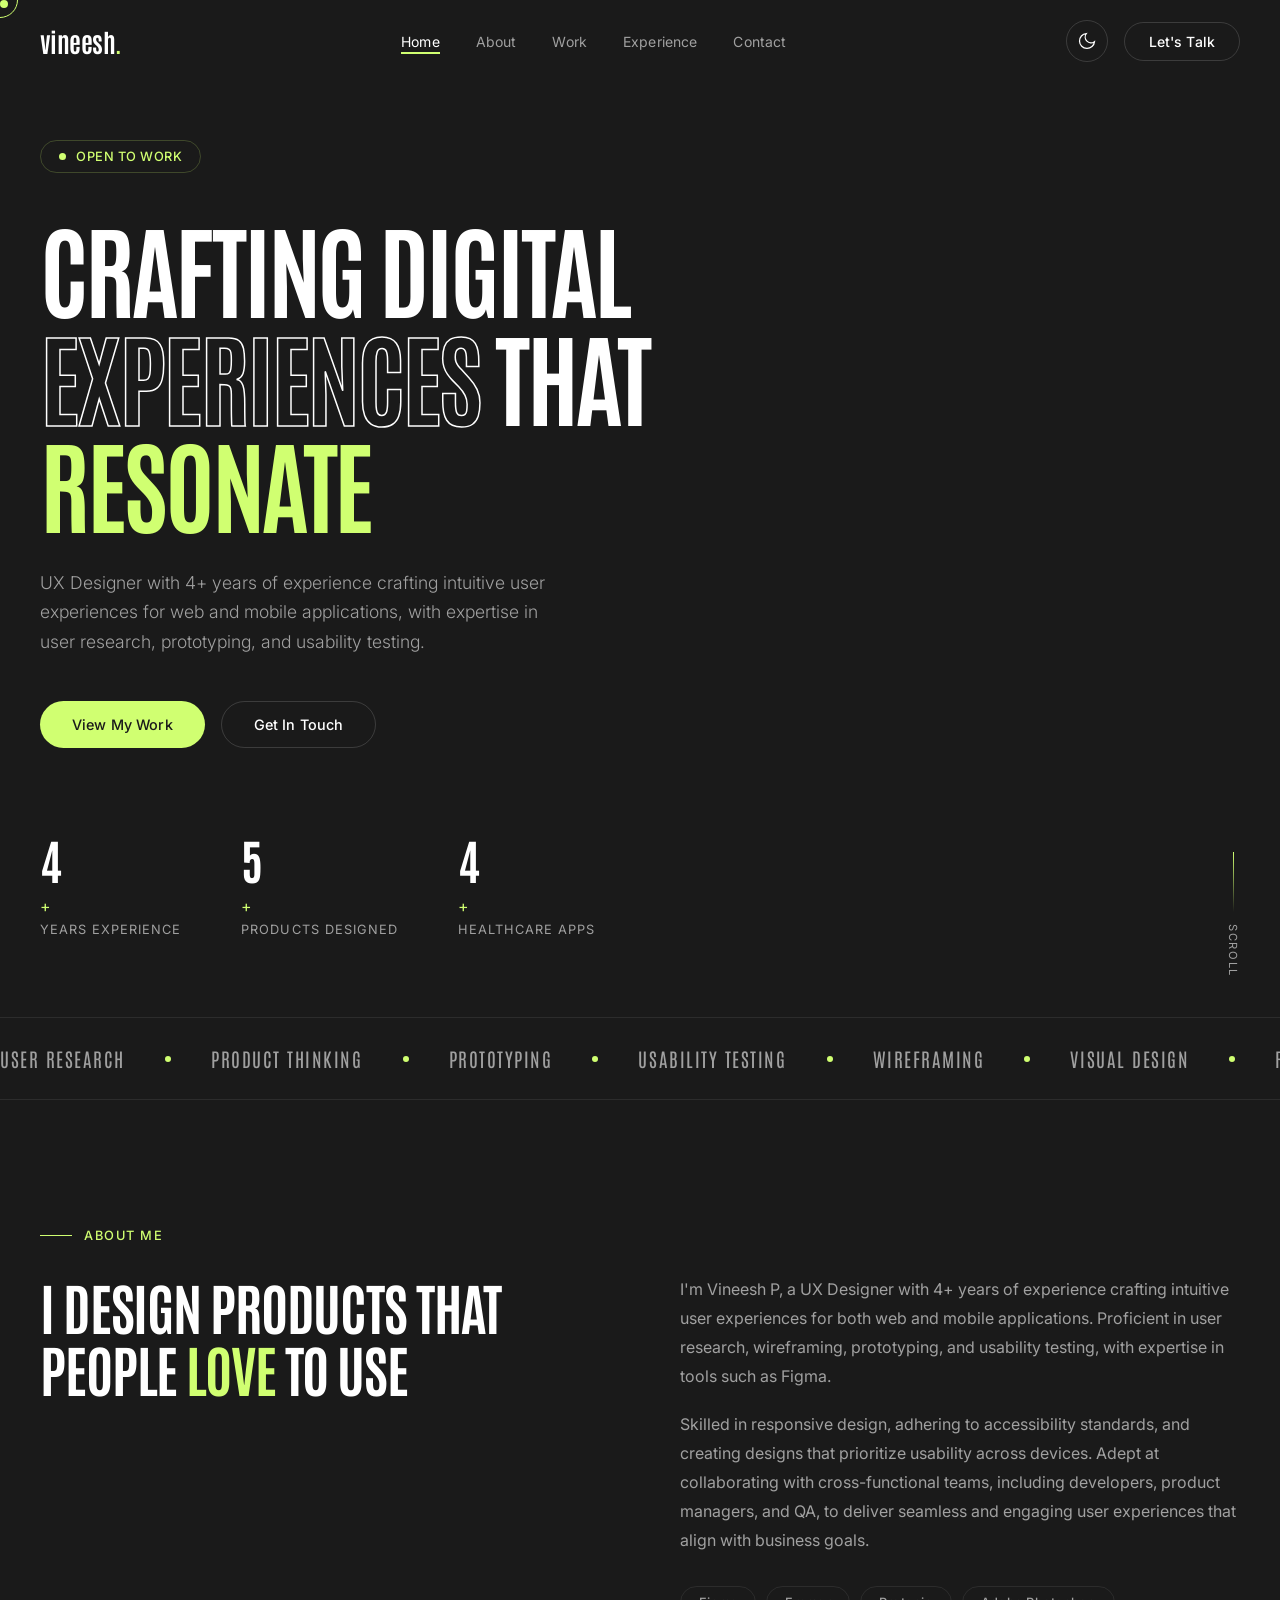
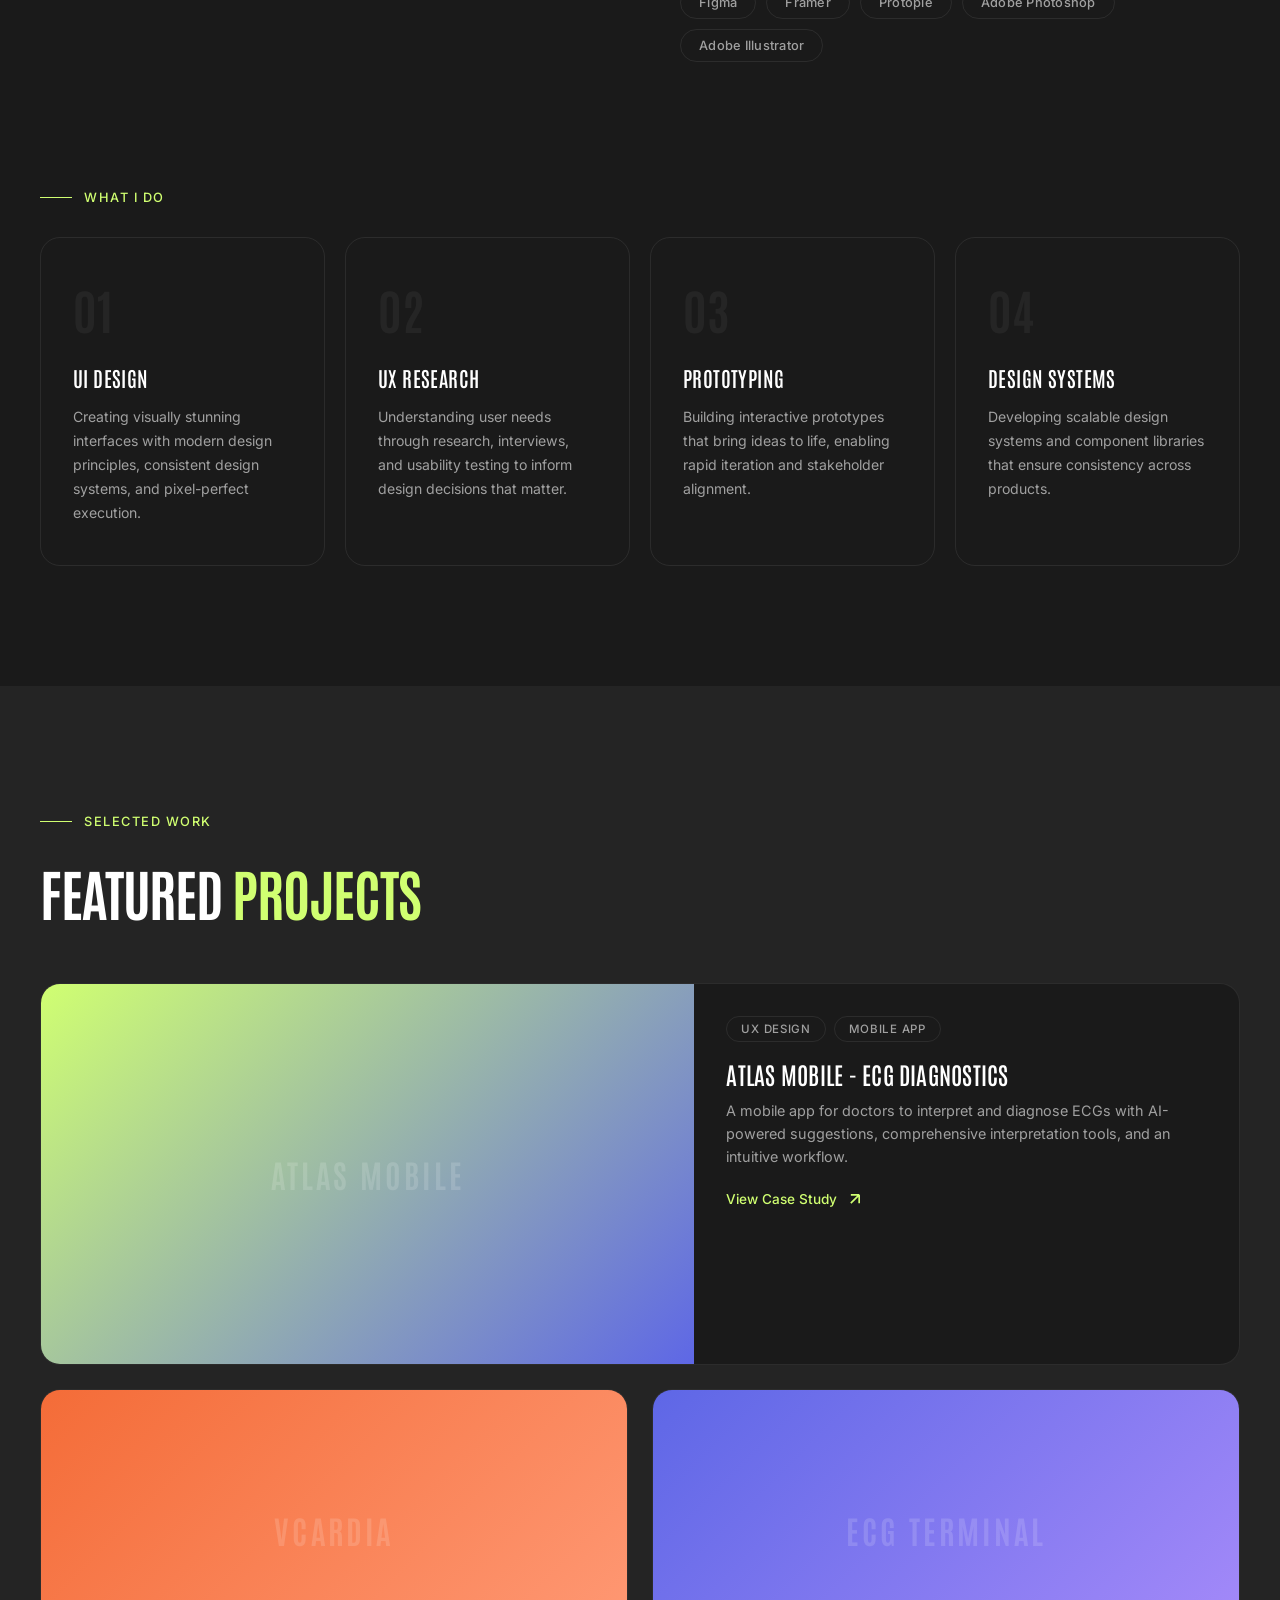
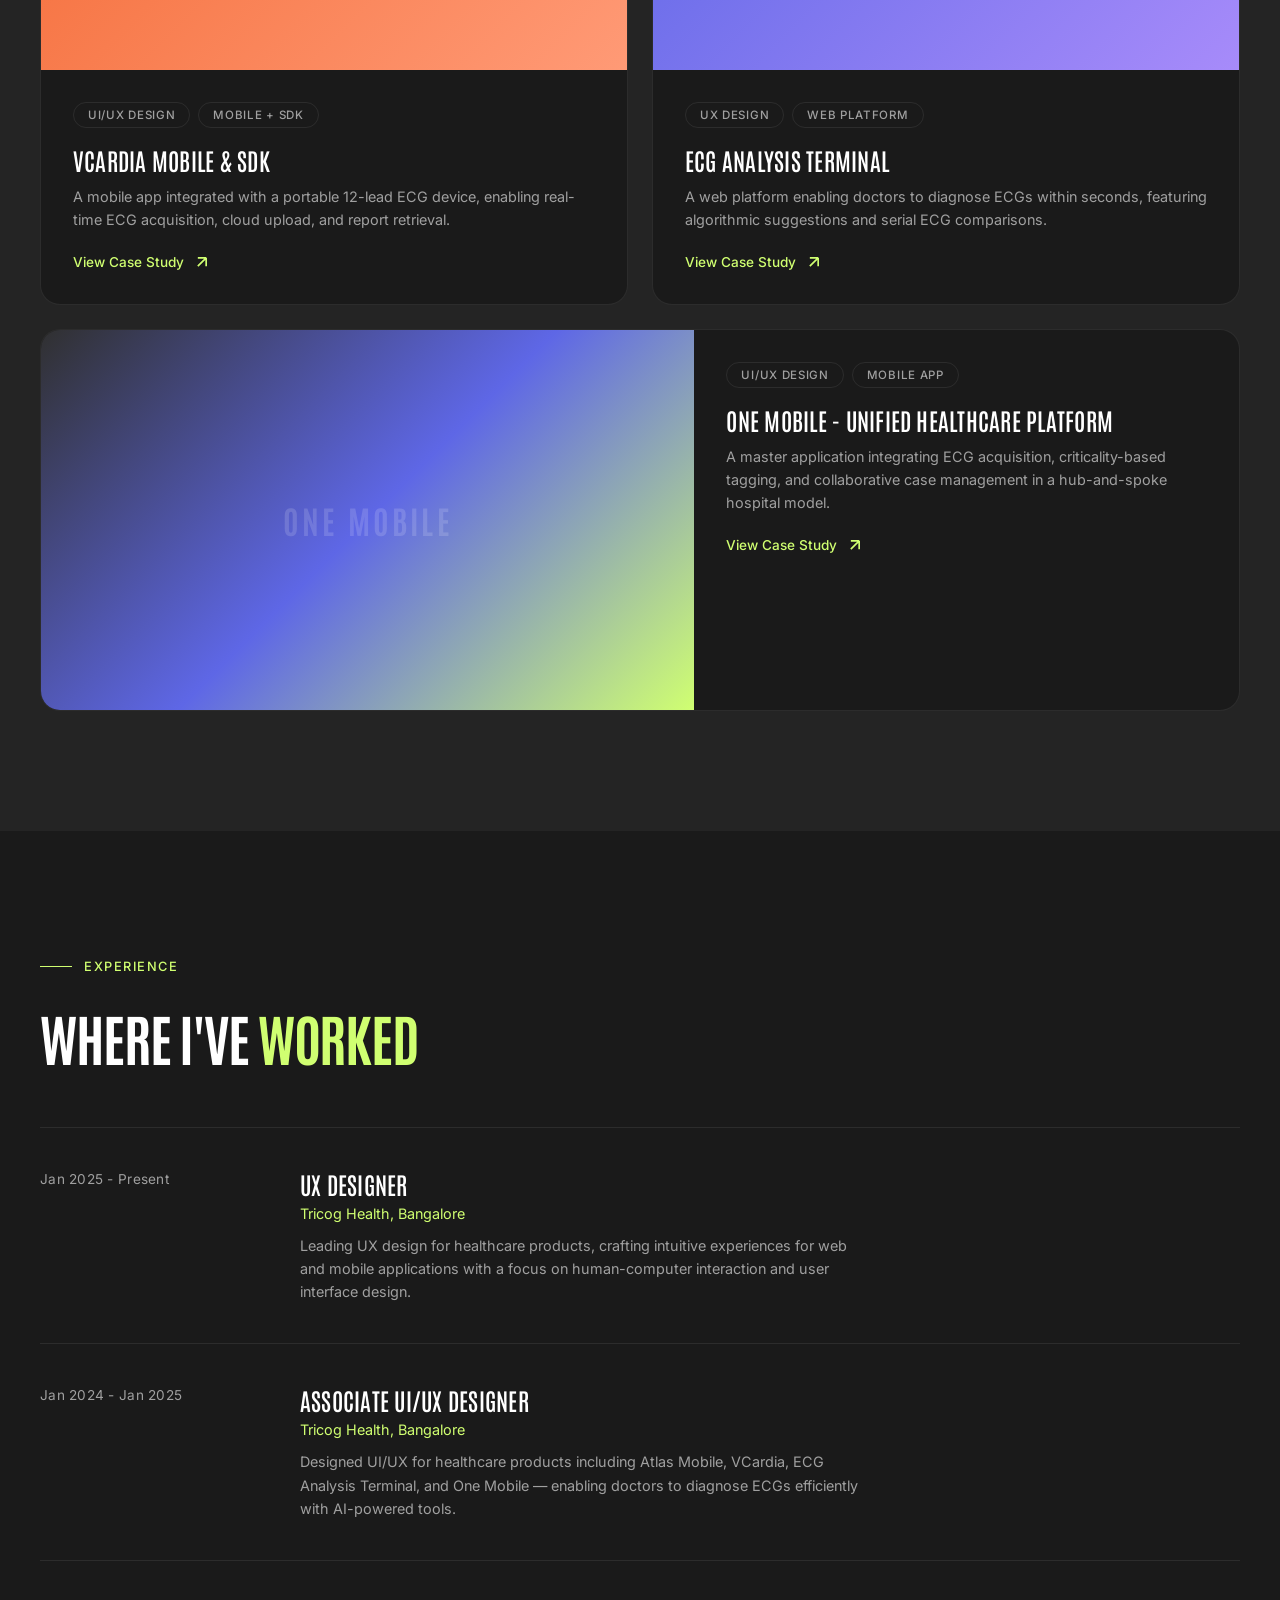
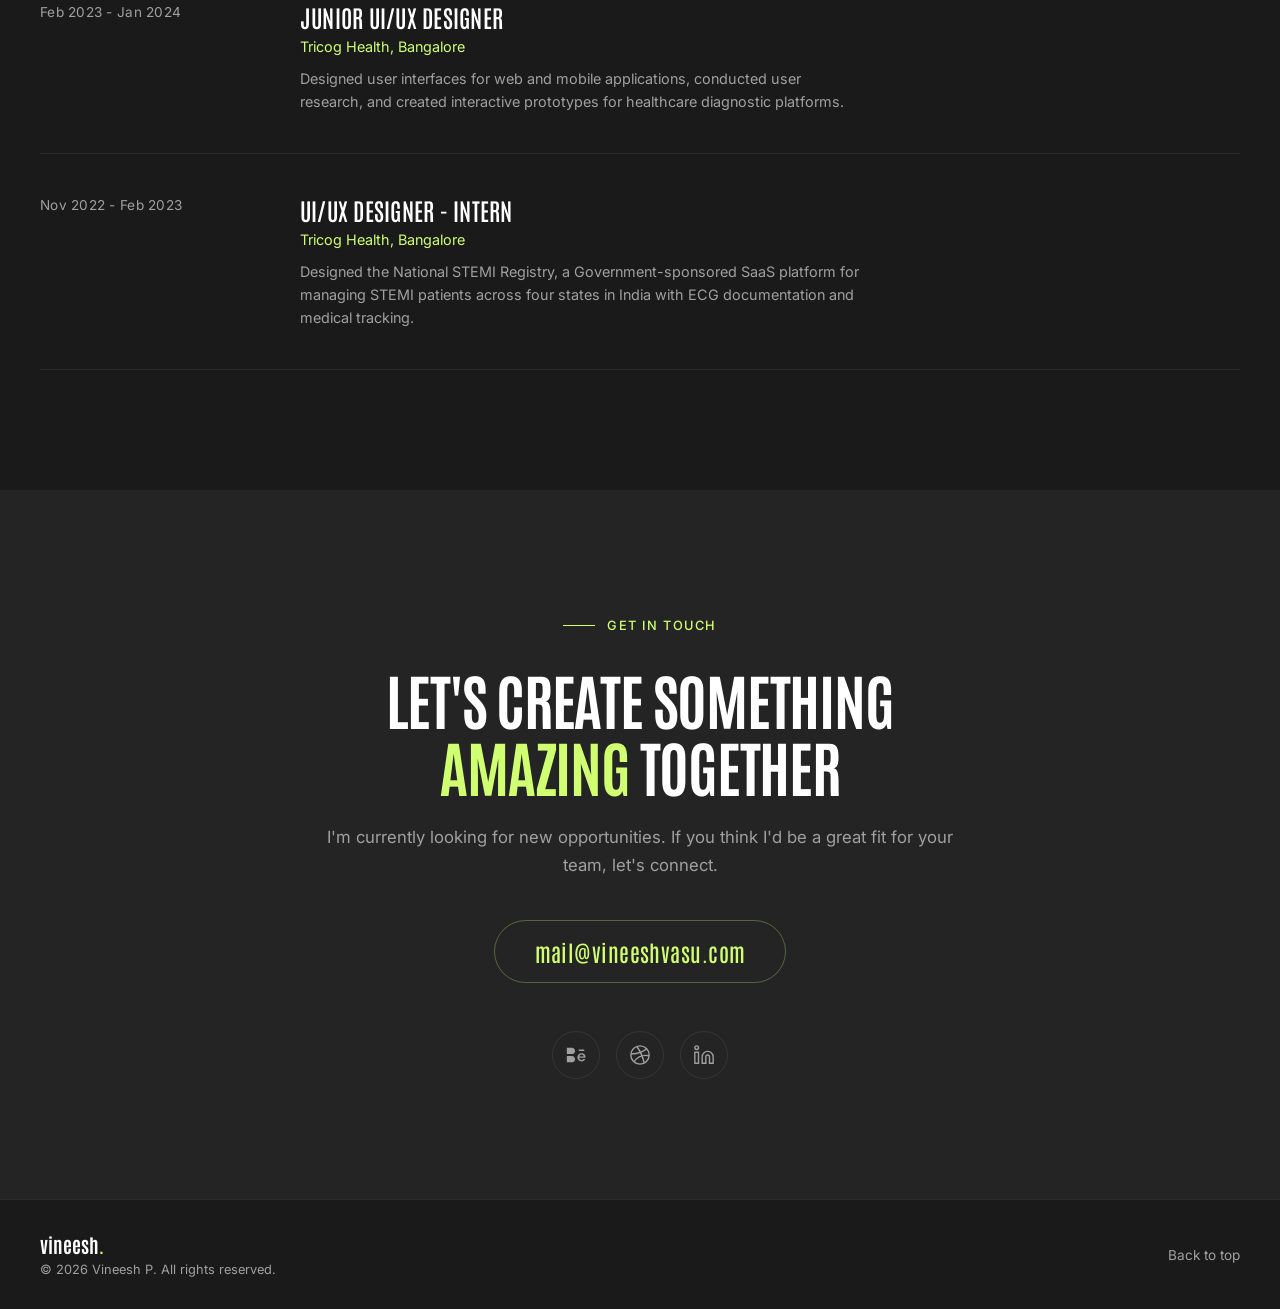
<file: index.html>
<!DOCTYPE html>
<html lang="en">
<head>
    <meta charset="UTF-8">
    <meta name="viewport" content="width=device-width, initial-scale=1.0">
    <title>Vineesh P - UX Designer</title>
    <link rel="icon" type="image/svg+xml" href="favicon.svg">
    <link rel="preconnect" href="https://fonts.googleapis.com">
    <link rel="preconnect" href="https://fonts.gstatic.com" crossorigin>
    <link href="https://fonts.googleapis.com/css2?family=Antonio:wght@300;400;500;600;700&family=Inter:wght@300;400;500;600;700&display=swap" rel="stylesheet">
    <link rel="stylesheet" href="styles.css">
</head>
<body>
    <!-- Cursor follower -->
    <div class="cursor-dot" id="cursorDot"></div>
    <div class="cursor-outline" id="cursorOutline"></div>

    <!-- Navigation -->
    <nav class="navbar" id="navbar">
        <div class="nav-container">
            <a href="#" class="nav-logo">vineesh<span class="accent">.</span></a>
            <div class="nav-links" id="navLinks">
                <a href="#home" class="nav-link active">Home</a>
                <a href="#about" class="nav-link">About</a>
                <a href="#work" class="nav-link">Work</a>
                <a href="#experience" class="nav-link">Experience</a>
                <a href="#contact" class="nav-link">Contact</a>
            </div>
            <div class="nav-actions">
                <button class="theme-toggle" id="themeToggle" aria-label="Toggle theme">
                    <svg class="icon-sun" width="20" height="20" viewBox="0 0 24 24" fill="none" stroke="currentColor" stroke-width="1.5"><circle cx="12" cy="12" r="5"/><path d="M12 1v2M12 21v2M4.22 4.22l1.42 1.42M18.36 18.36l1.42 1.42M1 12h2M21 12h2M4.22 19.78l1.42-1.42M18.36 5.64l1.42-1.42"/></svg>
                    <svg class="icon-moon" width="20" height="20" viewBox="0 0 24 24" fill="none" stroke="currentColor" stroke-width="1.5"><path d="M21 12.79A9 9 0 1 1 11.21 3 7 7 0 0 0 21 12.79z"/></svg>
                </button>
                <a href="#contact" class="nav-cta">Let's Talk</a>
                <button class="hamburger" id="hamburger" aria-label="Toggle menu">
                    <span></span>
                    <span></span>
                    <span></span>
                </button>
            </div>
        </div>
    </nav>

    <!-- Mobile Menu -->
    <div class="mobile-menu" id="mobileMenu">
        <div class="mobile-menu-links">
            <a href="#home" class="mobile-link">Home</a>
            <a href="#about" class="mobile-link">About</a>
            <a href="#work" class="mobile-link">Work</a>
            <a href="#experience" class="mobile-link">Experience</a>
            <a href="#contact" class="mobile-link">Contact</a>
        </div>
    </div>

    <!-- Hero Section -->
    <section class="hero" id="home">
        <div class="hero-container">
            <div class="hero-badge" data-animate="fade-up">
                <span class="badge-dot"></span>
                Open to work
            </div>
            <h1 class="hero-title" data-animate="fade-up" data-delay="100">
                Crafting Digital<br>
                <span class="hero-title-outline">Experiences</span> That<br>
                <span class="accent">Resonate</span>
            </h1>
            <p class="hero-subtitle" data-animate="fade-up" data-delay="200">
                UX Designer with 4+ years of experience crafting intuitive user
                experiences for web and mobile applications, with expertise in
                user research, prototyping, and usability testing.
            </p>
            <div class="hero-actions" data-animate="fade-up" data-delay="300">
                <a href="#work" class="btn btn-primary">View My Work</a>
                <a href="#contact" class="btn btn-secondary">Get In Touch</a>
            </div>
            <div class="hero-stats" data-animate="fade-up" data-delay="400">
                <div class="stat">
                    <span class="stat-number" data-count="4">0</span><span class="accent">+</span>
                    <span class="stat-label">Years Experience</span>
                </div>
                <div class="stat">
                    <span class="stat-number" data-count="5">0</span><span class="accent">+</span>
                    <span class="stat-label">Products Designed</span>
                </div>
                <div class="stat">
                    <span class="stat-number" data-count="4">0</span><span class="accent">+</span>
                    <span class="stat-label">Healthcare Apps</span>
                </div>
            </div>
        </div>
        <div class="hero-scroll">
            <div class="scroll-line"></div>
            <span>Scroll</span>
        </div>
    </section>

    <!-- Marquee -->
    <div class="marquee-section">
        <div class="marquee-track">
            <div class="marquee-content">
                <span>User Research</span>
                <span class="marquee-dot"></span>
                <span>Product Thinking</span>
                <span class="marquee-dot"></span>
                <span>Prototyping</span>
                <span class="marquee-dot"></span>
                <span>Usability Testing</span>
                <span class="marquee-dot"></span>
                <span>Wireframing</span>
                <span class="marquee-dot"></span>
                <span>Visual Design</span>
                <span class="marquee-dot"></span>
                <span>Responsive Design</span>
                <span class="marquee-dot"></span>
                <span>Accessibility</span>
                <span class="marquee-dot"></span>
            </div>
            <div class="marquee-content" aria-hidden="true">
                <span>User Research</span>
                <span class="marquee-dot"></span>
                <span>Product Thinking</span>
                <span class="marquee-dot"></span>
                <span>Prototyping</span>
                <span class="marquee-dot"></span>
                <span>Usability Testing</span>
                <span class="marquee-dot"></span>
                <span>Wireframing</span>
                <span class="marquee-dot"></span>
                <span>Visual Design</span>
                <span class="marquee-dot"></span>
                <span>Responsive Design</span>
                <span class="marquee-dot"></span>
                <span>Accessibility</span>
                <span class="marquee-dot"></span>
            </div>
        </div>
    </div>

    <!-- About Section -->
    <section class="about" id="about">
        <div class="section-container">
            <div class="section-label" data-animate="fade-up">
                <span class="label-line"></span>
                About Me
            </div>
            <div class="about-grid">
                <div class="about-left" data-animate="fade-up" data-delay="100">
                    <h2 class="section-title">
                        I design products that people
                        <span class="accent">love</span> to use
                    </h2>
                </div>
                <div class="about-right" data-animate="fade-up" data-delay="200">
                    <p class="about-text">
                        I'm Vineesh P, a UX Designer with 4+ years of experience crafting
                        intuitive user experiences for both web and mobile applications.
                        Proficient in user research, wireframing, prototyping, and usability
                        testing, with expertise in tools such as Figma.
                    </p>
                    <p class="about-text">
                        Skilled in responsive design, adhering to accessibility standards,
                        and creating designs that prioritize usability across devices. Adept
                        at collaborating with cross-functional teams, including developers,
                        product managers, and QA, to deliver seamless and engaging user
                        experiences that align with business goals.
                    </p>
                    <div class="about-tools">
                        <span class="tool-tag">Figma</span>
                        <span class="tool-tag">Framer</span>
                        <span class="tool-tag">Protopie</span>
                        <span class="tool-tag">Adobe Photoshop</span>
                        <span class="tool-tag">Adobe Illustrator</span>
                    </div>
                </div>
            </div>
        </div>
    </section>

    <!-- Services Section -->
    <section class="services">
        <div class="section-container">
            <div class="section-label" data-animate="fade-up">
                <span class="label-line"></span>
                What I Do
            </div>
            <div class="services-grid">
                <div class="service-card" data-animate="fade-up" data-delay="100">
                    <div class="service-number">01</div>
                    <h3 class="service-title">UI Design</h3>
                    <p class="service-desc">Creating visually stunning interfaces with modern design principles, consistent design systems, and pixel-perfect execution.</p>
                </div>
                <div class="service-card" data-animate="fade-up" data-delay="200">
                    <div class="service-number">02</div>
                    <h3 class="service-title">UX Research</h3>
                    <p class="service-desc">Understanding user needs through research, interviews, and usability testing to inform design decisions that matter.</p>
                </div>
                <div class="service-card" data-animate="fade-up" data-delay="300">
                    <div class="service-number">03</div>
                    <h3 class="service-title">Prototyping</h3>
                    <p class="service-desc">Building interactive prototypes that bring ideas to life, enabling rapid iteration and stakeholder alignment.</p>
                </div>
                <div class="service-card" data-animate="fade-up" data-delay="400">
                    <div class="service-number">04</div>
                    <h3 class="service-title">Design Systems</h3>
                    <p class="service-desc">Developing scalable design systems and component libraries that ensure consistency across products.</p>
                </div>
            </div>
        </div>
    </section>

    <!-- Work Section -->
    <section class="work" id="work">
        <div class="section-container">
            <div class="section-label" data-animate="fade-up">
                <span class="label-line"></span>
                Selected Work
            </div>
            <h2 class="section-title" data-animate="fade-up" data-delay="100">
                Featured <span class="accent">Projects</span>
            </h2>

            <div class="projects-grid">
                <a href="atlas-mobile.html" class="project-card project-card-large" data-animate="fade-up" data-delay="150">
                    <div class="project-image" style="background: linear-gradient(135deg, #d0ff71 0%, #5e67e6 100%);">
                        <div class="project-image-inner">
                            <span class="project-placeholder-text">Atlas Mobile</span>
                        </div>
                    </div>
                    <div class="project-info">
                        <div class="project-tags">
                            <span>UX Design</span>
                            <span>Mobile App</span>
                        </div>
                        <h3 class="project-title">Atlas Mobile - ECG Diagnostics</h3>
                        <p class="project-desc">A mobile app for doctors to interpret and diagnose ECGs with AI-powered suggestions, comprehensive interpretation tools, and an intuitive workflow.</p>
                        <span class="project-link">
                            View Case Study
                            <svg width="20" height="20" viewBox="0 0 24 24" fill="none" stroke="currentColor" stroke-width="2">
                                <path d="M7 17L17 7M17 7H7M17 7V17"/>
                            </svg>
                        </span>
                    </div>
                </a>

                <a href="vcardia.html" class="project-card" data-animate="fade-up" data-delay="200">
                    <div class="project-image" style="background: linear-gradient(135deg, #f46c38 0%, #ff9a76 100%);">
                        <div class="project-image-inner">
                            <span class="project-placeholder-text">VCardia</span>
                        </div>
                    </div>
                    <div class="project-info">
                        <div class="project-tags">
                            <span>UI/UX Design</span>
                            <span>Mobile + SDK</span>
                        </div>
                        <h3 class="project-title">VCardia Mobile & SDK</h3>
                        <p class="project-desc">A mobile app integrated with a portable 12-lead ECG device, enabling real-time ECG acquisition, cloud upload, and report retrieval.</p>
                        <span class="project-link">
                            View Case Study
                            <svg width="20" height="20" viewBox="0 0 24 24" fill="none" stroke="currentColor" stroke-width="2">
                                <path d="M7 17L17 7M17 7H7M17 7V17"/>
                            </svg>
                        </span>
                    </div>
                </a>

                <a href="ecg-terminal.html" class="project-card" data-animate="fade-up" data-delay="250">
                    <div class="project-image" style="background: linear-gradient(135deg, #5e67e6 0%, #a78bfa 100%);">
                        <div class="project-image-inner">
                            <span class="project-placeholder-text">ECG Terminal</span>
                        </div>
                    </div>
                    <div class="project-info">
                        <div class="project-tags">
                            <span>UX Design</span>
                            <span>Web Platform</span>
                        </div>
                        <h3 class="project-title">ECG Analysis Terminal</h3>
                        <p class="project-desc">A web platform enabling doctors to diagnose ECGs within seconds, featuring algorithmic suggestions and serial ECG comparisons.</p>
                        <span class="project-link">
                            View Case Study
                            <svg width="20" height="20" viewBox="0 0 24 24" fill="none" stroke="currentColor" stroke-width="2">
                                <path d="M7 17L17 7M17 7H7M17 7V17"/>
                            </svg>
                        </span>
                    </div>
                </a>

                <a href="one-mobile.html" class="project-card project-card-large" data-animate="fade-up" data-delay="300">
                    <div class="project-image" style="background: linear-gradient(135deg, #303030 0%, #5e67e6 50%, #d0ff71 100%);">
                        <div class="project-image-inner">
                            <span class="project-placeholder-text">One Mobile</span>
                        </div>
                    </div>
                    <div class="project-info">
                        <div class="project-tags">
                            <span>UI/UX Design</span>
                            <span>Mobile App</span>
                        </div>
                        <h3 class="project-title">One Mobile - Unified Healthcare Platform</h3>
                        <p class="project-desc">A master application integrating ECG acquisition, criticality-based tagging, and collaborative case management in a hub-and-spoke hospital model.</p>
                        <span class="project-link">
                            View Case Study
                            <svg width="20" height="20" viewBox="0 0 24 24" fill="none" stroke="currentColor" stroke-width="2">
                                <path d="M7 17L17 7M17 7H7M17 7V17"/>
                            </svg>
                        </span>
                    </div>
                </a>
            </div>
        </div>
    </section>

    <!-- Experience Section -->
    <section class="experience" id="experience">
        <div class="section-container">
            <div class="section-label" data-animate="fade-up">
                <span class="label-line"></span>
                Experience
            </div>
            <h2 class="section-title" data-animate="fade-up" data-delay="100">
                Where I've <span class="accent">Worked</span>
            </h2>

            <div class="experience-list">
                <div class="experience-item" data-animate="fade-up" data-delay="150">
                    <div class="exp-left">
                        <span class="exp-period">Jan 2025 - Present</span>
                    </div>
                    <div class="exp-right">
                        <h3 class="exp-role">UX Designer</h3>
                        <span class="exp-company">Tricog Health, Bangalore</span>
                        <p class="exp-desc">Leading UX design for healthcare products, crafting intuitive experiences for web and mobile applications with a focus on human-computer interaction and user interface design.</p>
                    </div>
                </div>
                <div class="experience-item" data-animate="fade-up" data-delay="200">
                    <div class="exp-left">
                        <span class="exp-period">Jan 2024 - Jan 2025</span>
                    </div>
                    <div class="exp-right">
                        <h3 class="exp-role">Associate UI/UX Designer</h3>
                        <span class="exp-company">Tricog Health, Bangalore</span>
                        <p class="exp-desc">Designed UI/UX for healthcare products including Atlas Mobile, VCardia, ECG Analysis Terminal, and One Mobile — enabling doctors to diagnose ECGs efficiently with AI-powered tools.</p>
                    </div>
                </div>
                <div class="experience-item" data-animate="fade-up" data-delay="250">
                    <div class="exp-left">
                        <span class="exp-period">Feb 2023 - Jan 2024</span>
                    </div>
                    <div class="exp-right">
                        <h3 class="exp-role">Junior UI/UX Designer</h3>
                        <span class="exp-company">Tricog Health, Bangalore</span>
                        <p class="exp-desc">Designed user interfaces for web and mobile applications, conducted user research, and created interactive prototypes for healthcare diagnostic platforms.</p>
                    </div>
                </div>
                <div class="experience-item" data-animate="fade-up" data-delay="300">
                    <div class="exp-left">
                        <span class="exp-period">Nov 2022 - Feb 2023</span>
                    </div>
                    <div class="exp-right">
                        <h3 class="exp-role">UI/UX Designer - Intern</h3>
                        <span class="exp-company">Tricog Health, Bangalore</span>
                        <p class="exp-desc">Designed the National STEMI Registry, a Government-sponsored SaaS platform for managing STEMI patients across four states in India with ECG documentation and medical tracking.</p>
                    </div>
                </div>
            </div>
        </div>
    </section>

    <!-- Contact Section -->
    <section class="contact" id="contact">
        <div class="section-container">
            <div class="contact-content">
                <div class="section-label" data-animate="fade-up">
                    <span class="label-line"></span>
                    Get In Touch
                </div>
                <h2 class="contact-title" data-animate="fade-up" data-delay="100">
                    Let's create something<br><span class="accent">amazing</span> together
                </h2>
                <p class="contact-desc" data-animate="fade-up" data-delay="150">
                    I'm currently looking for new opportunities.
                    If you think I'd be a great fit for your team, let's connect.
                </p>
                <a href="mailto:mail@vineeshvasu.com" class="contact-email" data-animate="fade-up" data-delay="200">
                    mail@vineeshvasu.com
                </a>
                <div class="social-links" data-animate="fade-up" data-delay="250">
                    <a href="https://www.behance.net/vineeshvasu2" target="_blank" rel="noopener" class="social-link" aria-label="Behance">
                        <svg width="22" height="22" viewBox="0 0 24 24" fill="currentColor" stroke="none"><path d="M7.5 11C9.43 11 11 9.43 11 7.5S9.43 4 7.5 4H2v7h5.5zm0 2H2v7h5.5C9.43 20 11 18.43 11 16.5S9.43 13 7.5 13zM15 6h6v1.5h-6V6zm3 4c-2.49 0-4.5 2.01-4.5 4.5S15.51 19 18 19c1.85 0 3.45-1.12 4.13-2.72h-2.1c-.47.68-1.22 1.12-2.03 1.12-1.38 0-2.5-1.12-2.5-2.5h6.75c.08-.32.12-.65.12-1 0-2.21-1.64-3.9-4.37-3.9zm-2.4 3.5c.26-1.19 1.27-2 2.4-2s2.14.81 2.4 2H15.6z"/></svg>
                    </a>
                    <a href="https://dribbble.com/vineeshvasu2001" target="_blank" rel="noopener" class="social-link" aria-label="Dribbble">
                        <svg width="22" height="22" viewBox="0 0 24 24" fill="none" stroke="currentColor" stroke-width="1.5"><circle cx="12" cy="12" r="10"/><path d="M19.13 5.09C15.22 9.14 10 10.44 2.25 10.94"/><path d="M21.75 12.84c-6.62-1.41-12.14 1-16.38 6.32"/><path d="M8.56 2.75c4.37 6 6.02 9.92 8.07 17.66"/></svg>
                    </a>
                    <a href="https://www.linkedin.com/in/vineesh-vasu-6585061ba/" target="_blank" rel="noopener" class="social-link" aria-label="LinkedIn">
                        <svg width="22" height="22" viewBox="0 0 24 24" fill="none" stroke="currentColor" stroke-width="1.5"><path d="M16 8a6 6 0 0 1 6 6v7h-4v-7a2 2 0 0 0-2-2 2 2 0 0 0-2 2v7h-4v-7a6 6 0 0 1 6-6z"/><rect x="2" y="9" width="4" height="12"/><circle cx="4" cy="4" r="2"/></svg>
                    </a>
                </div>
            </div>
        </div>
    </section>

    <!-- Footer -->
    <footer class="footer">
        <div class="footer-container">
            <div class="footer-left">
                <span class="footer-logo">vineesh<span class="accent">.</span></span>
                <p class="footer-copy">&copy; 2026 Vineesh P. All rights reserved.</p>
            </div>
            <div class="footer-right">
                <a href="#home" class="footer-link">Back to top</a>
            </div>
        </div>
    </footer>

    <script src="script.js"></script>
</body>
</html>
</file>
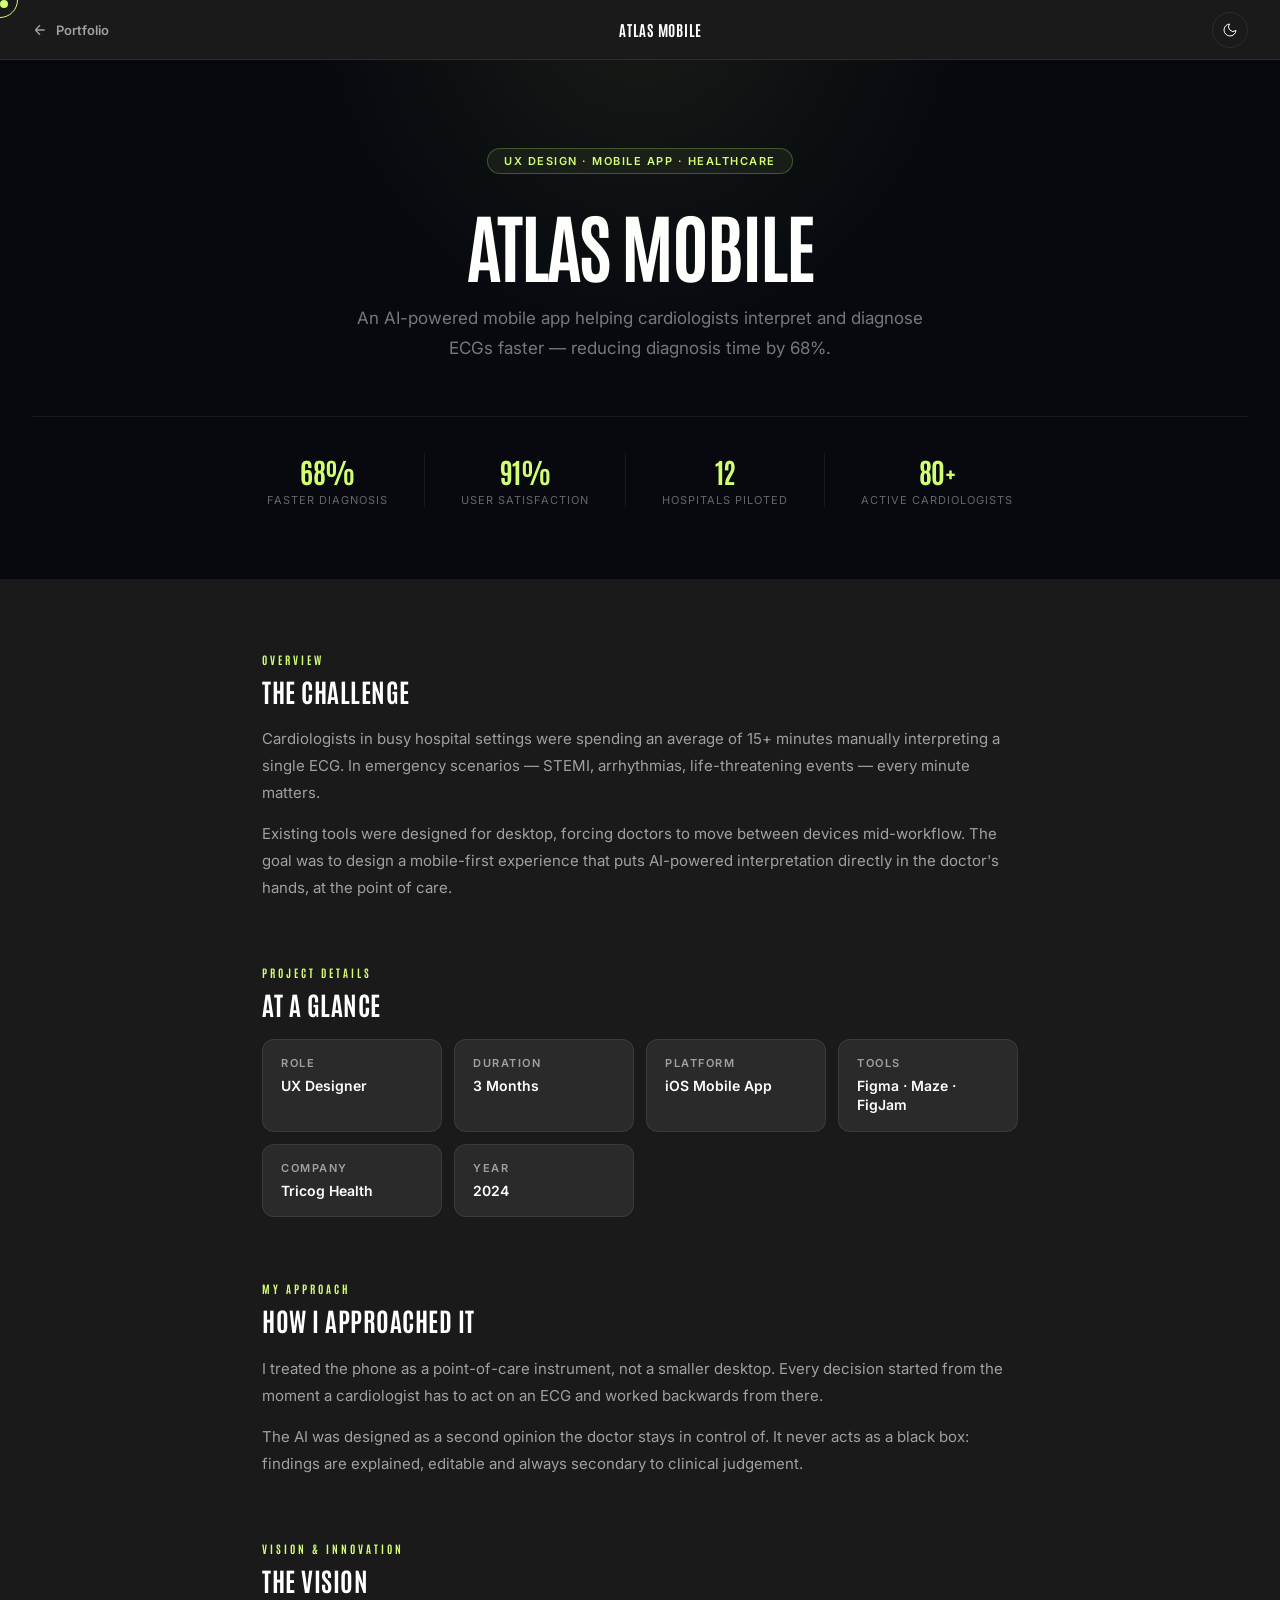
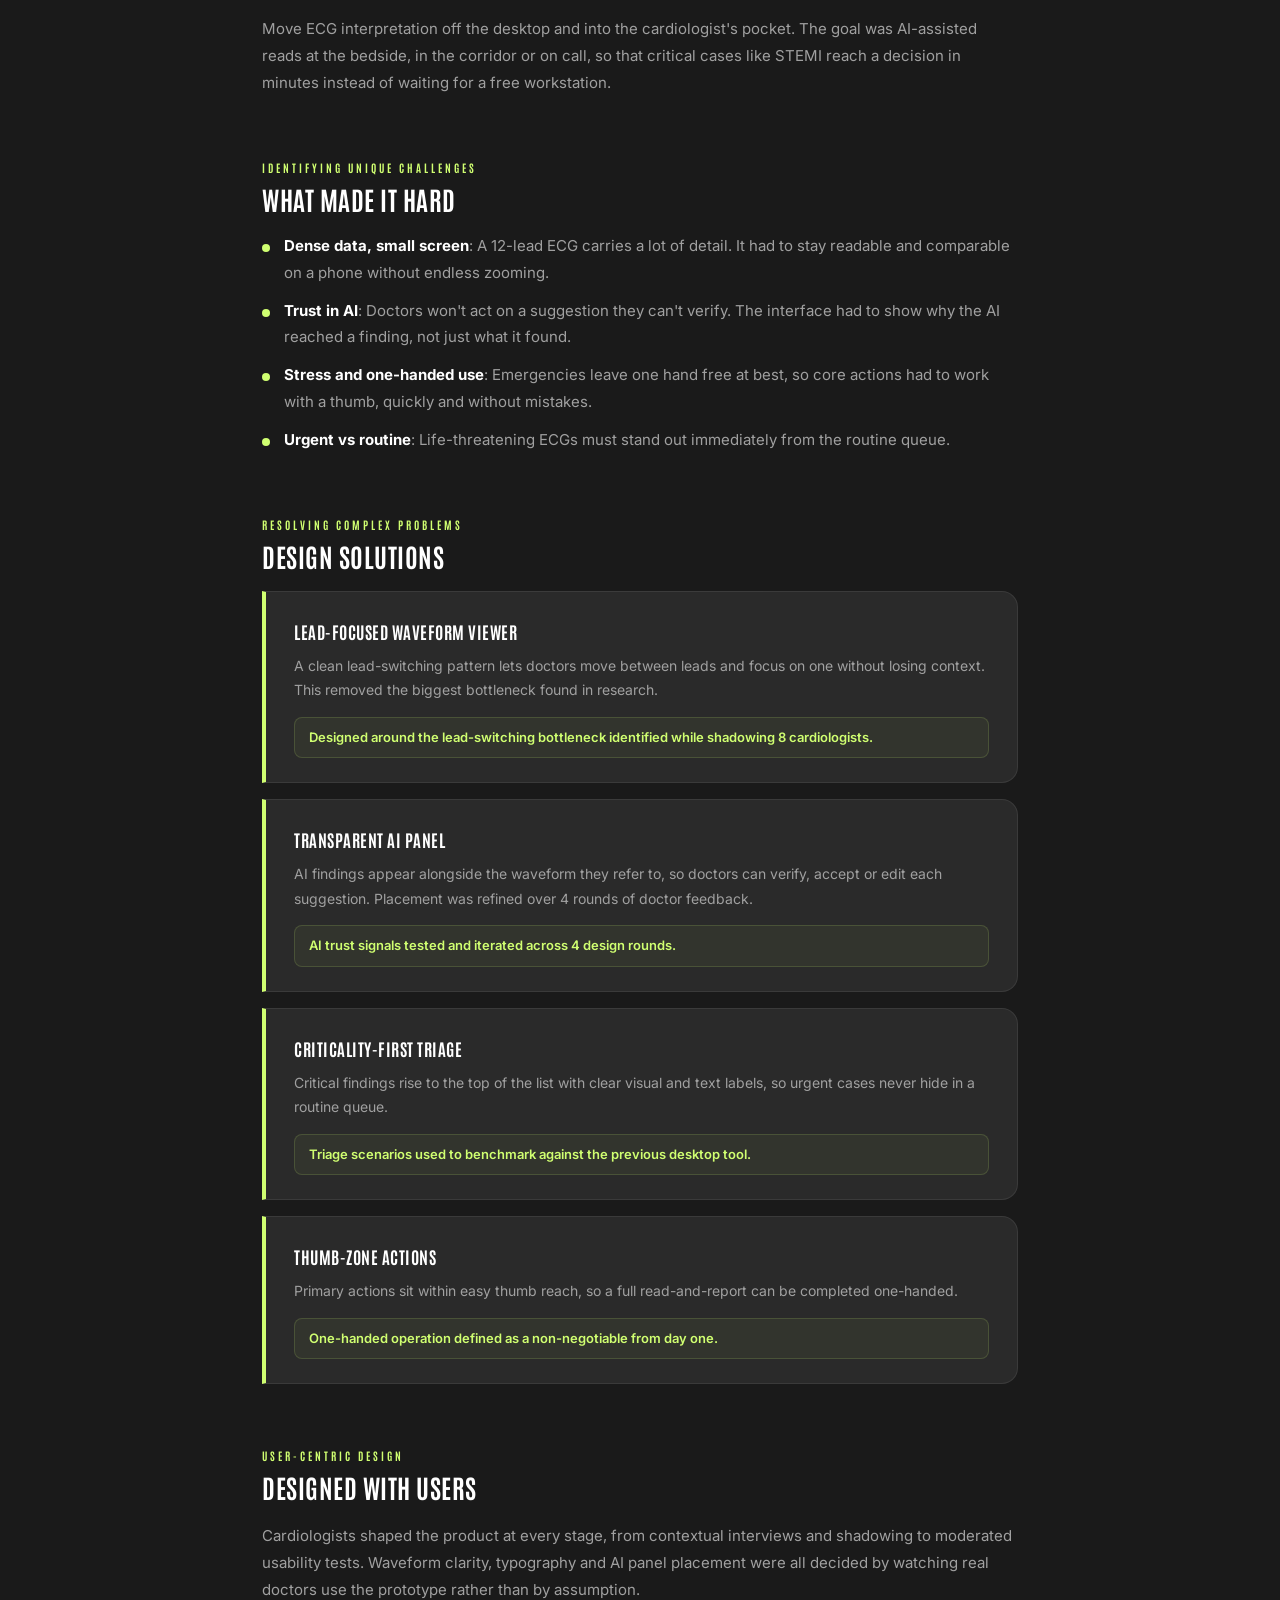
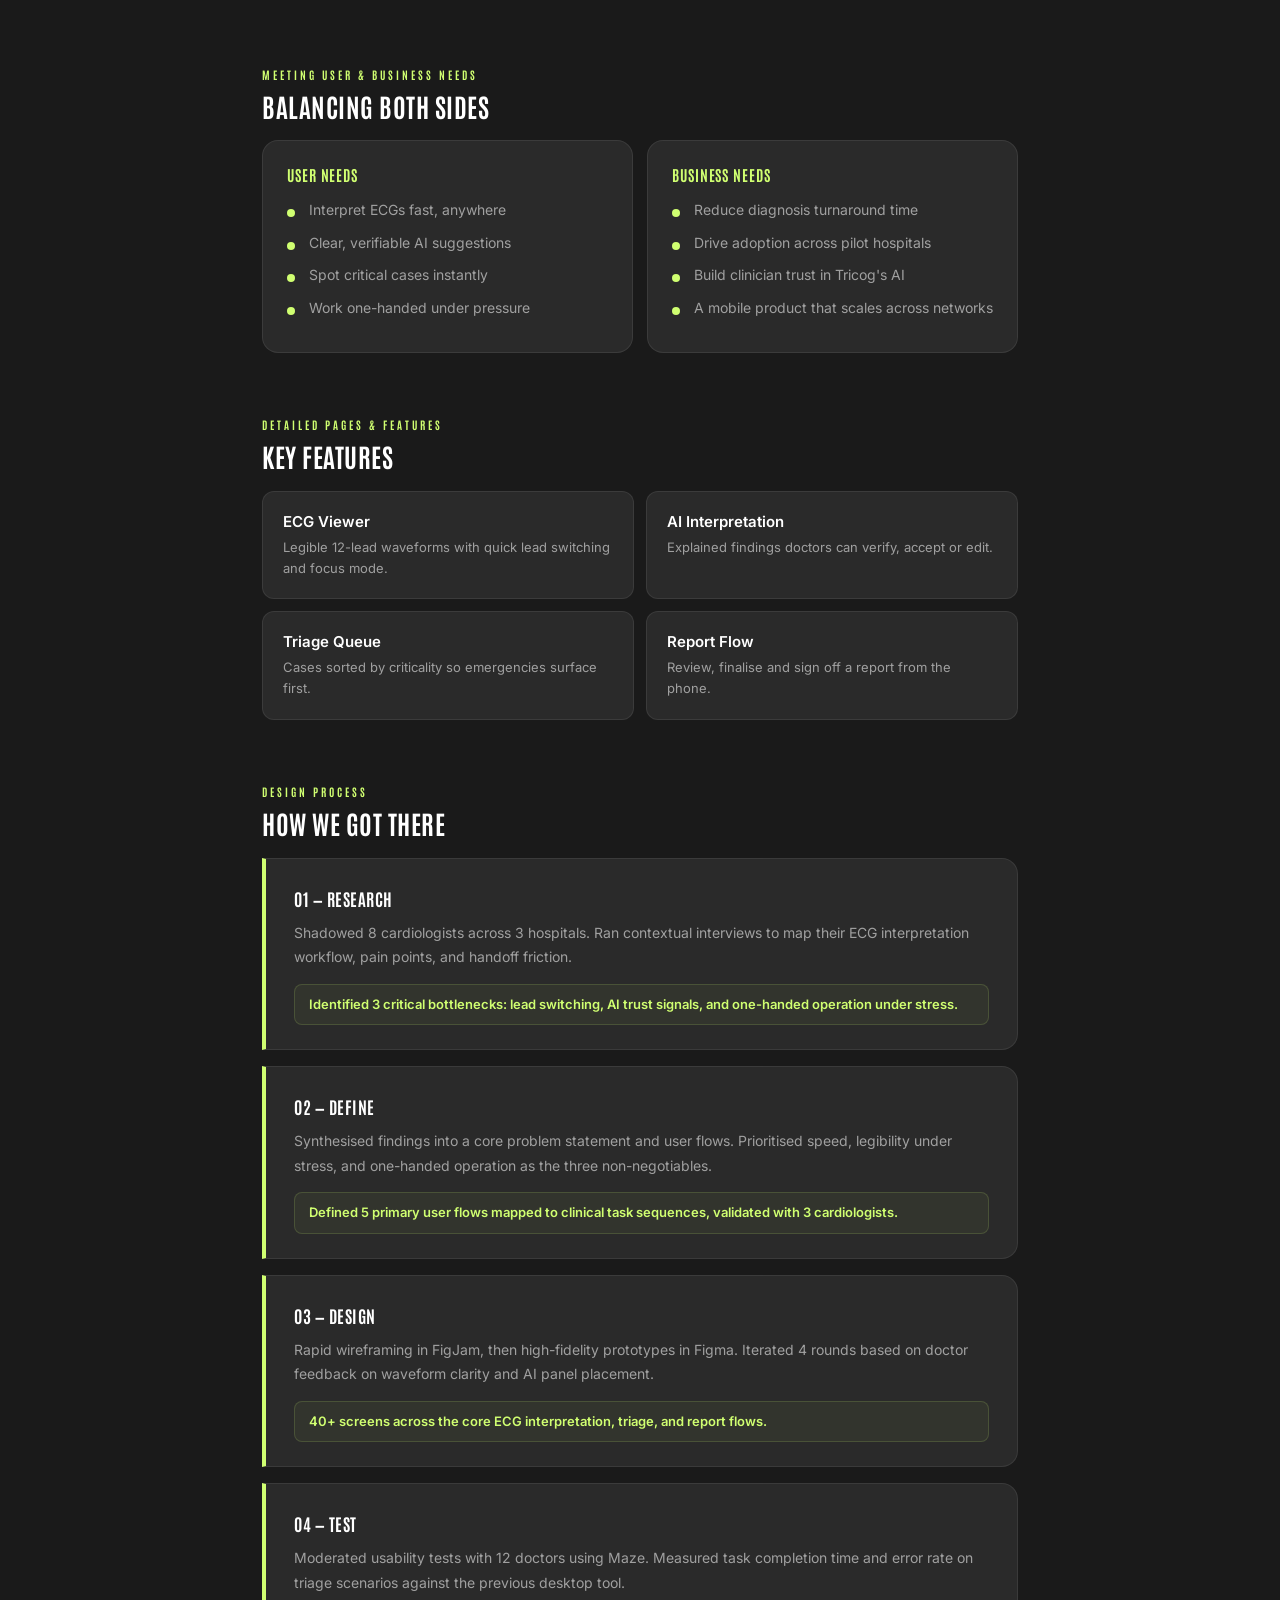
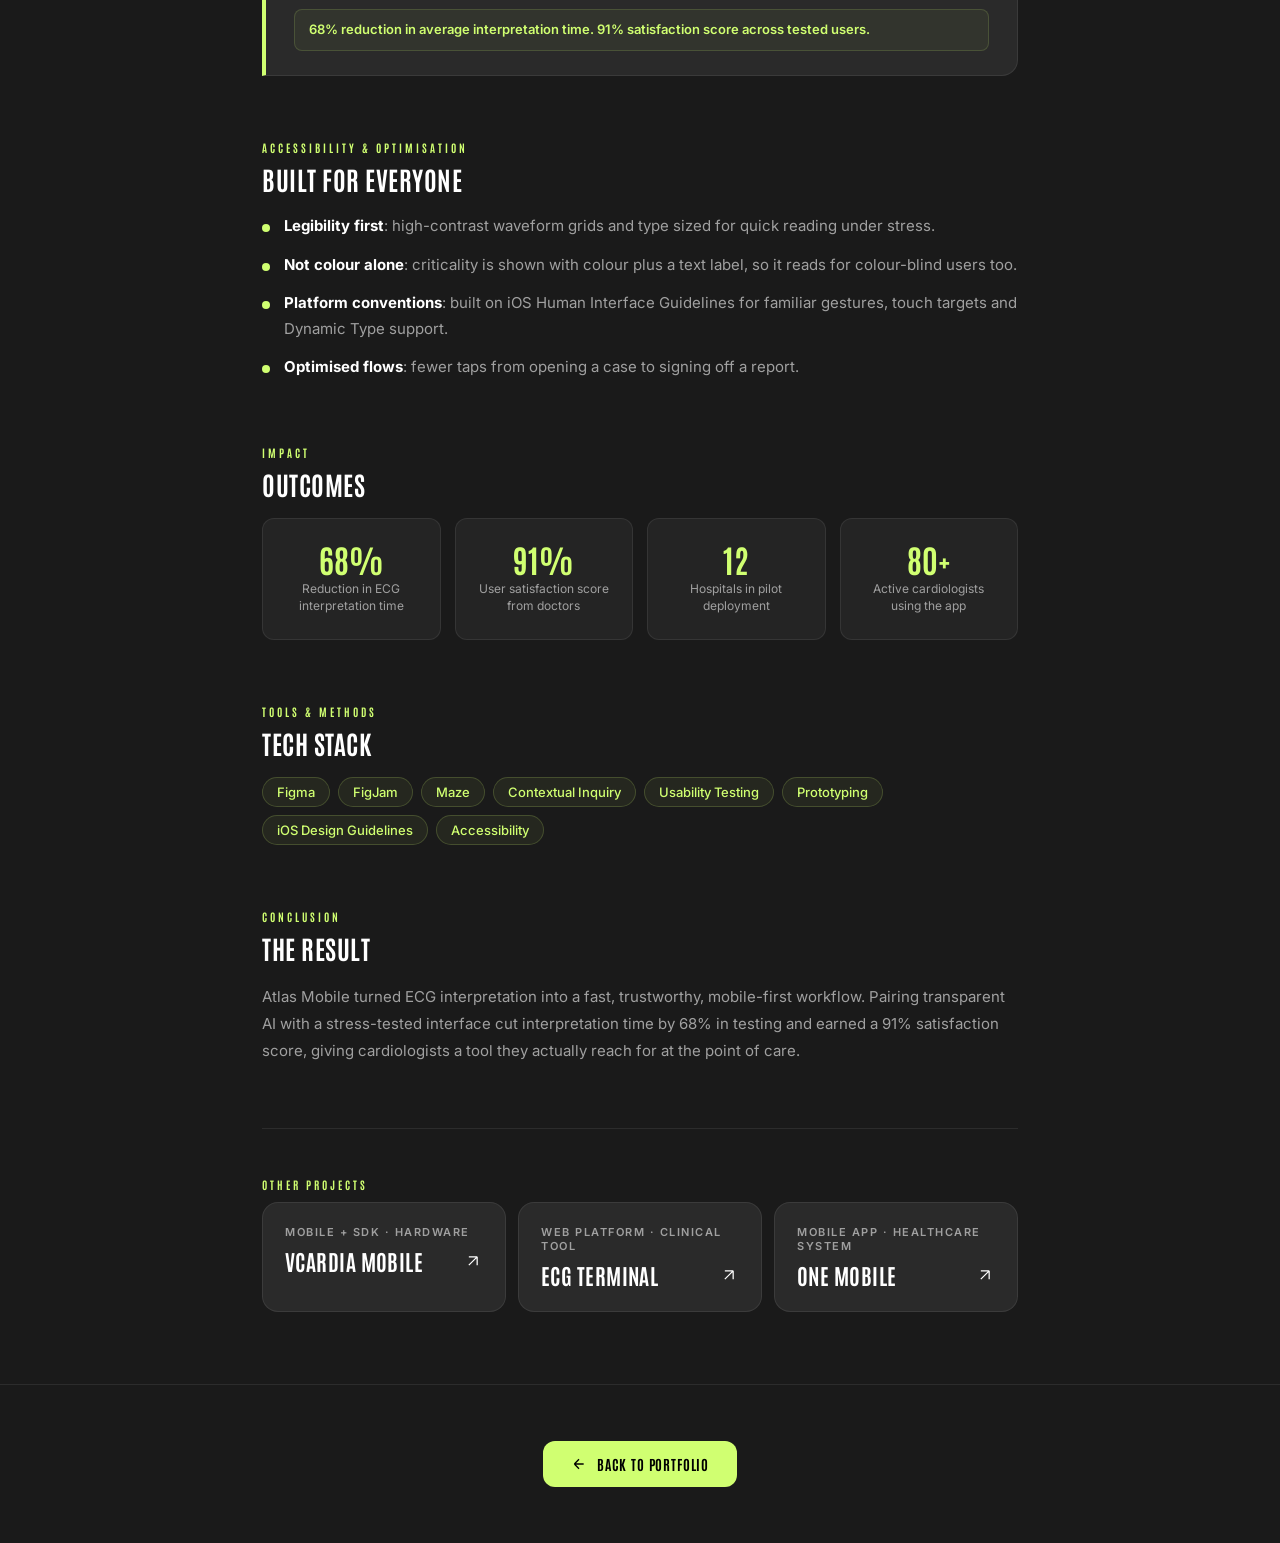
<file: atlas-mobile.html>
<!DOCTYPE html>
<html lang="en">
<head>
    <meta charset="UTF-8">
    <meta name="viewport" content="width=device-width, initial-scale=1.0">
    <title>Atlas Mobile – Case Study | Vineesh P</title>
    <link rel="icon" type="image/svg+xml" href="favicon.svg">
    <link rel="preconnect" href="https://fonts.googleapis.com">
    <link rel="preconnect" href="https://fonts.gstatic.com" crossorigin>
    <link href="https://fonts.googleapis.com/css2?family=Antonio:wght@300;400;500;600;700&family=Inter:wght@300;400;500;600;700&display=swap" rel="stylesheet">
    <link rel="stylesheet" href="styles.css">
    <link rel="stylesheet" href="case-study.css">
</head>
<body>
    <div class="cursor-dot" id="cursorDot"></div>
    <div class="cursor-outline" id="cursorOutline"></div>

    <!-- Nav -->
    <nav class="cs-nav">
        <a href="index.html#work" class="cs-back">
            <svg width="16" height="16" viewBox="0 0 24 24" fill="none" stroke="currentColor" stroke-width="2"><path d="M19 12H5M5 12l7 7M5 12l7-7"/></svg>
            Portfolio
        </a>
        <span class="cs-nav-title">Atlas Mobile</span>
        <button class="theme-toggle-cs" id="themeToggle" aria-label="Toggle theme">
            <svg class="icon-sun" width="16" height="16" viewBox="0 0 24 24" fill="none" stroke="currentColor" stroke-width="1.5"><circle cx="12" cy="12" r="5"/><path d="M12 1v2M12 21v2M4.22 4.22l1.42 1.42M18.36 18.36l1.42 1.42M1 12h2M21 12h2M4.22 19.78l1.42-1.42M18.36 5.64l1.42-1.42"/></svg>
            <svg class="icon-moon" width="16" height="16" viewBox="0 0 24 24" fill="none" stroke="currentColor" stroke-width="1.5"><path d="M21 12.79A9 9 0 1 1 11.21 3 7 7 0 0 0 21 12.79z"/></svg>
        </button>
    </nav>

    <!-- Hero -->
    <div class="cs-product-hero">
        <div class="cs-hero-badge">UX Design &middot; Mobile App &middot; Healthcare</div>
        <h1>Atlas Mobile</h1>
        <p class="cs-tagline">An AI-powered mobile app helping cardiologists interpret and diagnose ECGs faster — reducing diagnosis time by 68%.</p>
        <div class="cs-hero-stats">
            <div class="cs-hero-stat">
                <strong>68%</strong>
                <span>Faster Diagnosis</span>
            </div>
            <div class="cs-hero-stat">
                <strong>91%</strong>
                <span>User Satisfaction</span>
            </div>
            <div class="cs-hero-stat">
                <strong>12</strong>
                <span>Hospitals Piloted</span>
            </div>
            <div class="cs-hero-stat">
                <strong>80+</strong>
                <span>Active Cardiologists</span>
            </div>
        </div>
    </div>

    <!-- Content -->
    <div class="cs-product-content">

        <!-- Overview -->
        <div class="cs-section">
            <span class="cs-section-label">Overview</span>
            <h2>The Challenge</h2>
            <p>Cardiologists in busy hospital settings were spending an average of 15+ minutes manually interpreting a single ECG. In emergency scenarios — STEMI, arrhythmias, life-threatening events — every minute matters.</p>
            <p>Existing tools were designed for desktop, forcing doctors to move between devices mid-workflow. The goal was to design a mobile-first experience that puts AI-powered interpretation directly in the doctor's hands, at the point of care.</p>
        </div>

        <!-- Project Details -->
        <div class="cs-section">
            <span class="cs-section-label">Project Details</span>
            <h2>At a Glance</h2>
            <div class="cs-spec-grid">
                <div class="cs-spec-item">
                    <div class="cs-spec-label">Role</div>
                    <div class="cs-spec-val">UX Designer</div>
                </div>
                <div class="cs-spec-item">
                    <div class="cs-spec-label">Duration</div>
                    <div class="cs-spec-val">3 Months</div>
                </div>
                <div class="cs-spec-item">
                    <div class="cs-spec-label">Platform</div>
                    <div class="cs-spec-val">iOS Mobile App</div>
                </div>
                <div class="cs-spec-item">
                    <div class="cs-spec-label">Tools</div>
                    <div class="cs-spec-val">Figma · Maze · FigJam</div>
                </div>
                <div class="cs-spec-item">
                    <div class="cs-spec-label">Company</div>
                    <div class="cs-spec-val">Tricog Health</div>
                </div>
                <div class="cs-spec-item">
                    <div class="cs-spec-label">Year</div>
                    <div class="cs-spec-val">2024</div>
                </div>
            </div>
        </div>

        <!-- Approach -->
        <div class="cs-section">
            <span class="cs-section-label">My Approach</span>
            <h2>How I Approached It</h2>
            <p>I treated the phone as a point-of-care instrument, not a smaller desktop. Every decision started from the moment a cardiologist has to act on an ECG and worked backwards from there.</p>
            <p>The AI was designed as a second opinion the doctor stays in control of. It never acts as a black box: findings are explained, editable and always secondary to clinical judgement.</p>
        </div>

        <!-- Vision -->
        <div class="cs-section">
            <span class="cs-section-label">Vision &amp; Innovation</span>
            <h2>The Vision</h2>
            <p>Move ECG interpretation off the desktop and into the cardiologist's pocket. The goal was AI-assisted reads at the bedside, in the corridor or on call, so that critical cases like STEMI reach a decision in minutes instead of waiting for a free workstation.</p>
        </div>

        <!-- Challenges -->
        <div class="cs-section">
            <span class="cs-section-label">Identifying Unique Challenges</span>
            <h2>What Made It Hard</h2>
            <ul class="cs-list">
                <li><strong>Dense data, small screen</strong>: A 12-lead ECG carries a lot of detail. It had to stay readable and comparable on a phone without endless zooming.</li>
                <li><strong>Trust in AI</strong>: Doctors won't act on a suggestion they can't verify. The interface had to show why the AI reached a finding, not just what it found.</li>
                <li><strong>Stress and one-handed use</strong>: Emergencies leave one hand free at best, so core actions had to work with a thumb, quickly and without mistakes.</li>
                <li><strong>Urgent vs routine</strong>: Life-threatening ECGs must stand out immediately from the routine queue.</li>
            </ul>
        </div>

        <!-- Solutions -->
        <div class="cs-section">
            <span class="cs-section-label">Resolving Complex Problems</span>
            <h2>Design Solutions</h2>
            <div class="cs-challenge-card">
                <h3>Lead-focused waveform viewer</h3>
                <p>A clean lead-switching pattern lets doctors move between leads and focus on one without losing context. This removed the biggest bottleneck found in research.</p>
                <div class="cs-challenge-result">Designed around the lead-switching bottleneck identified while shadowing 8 cardiologists.</div>
            </div>

            <div class="cs-challenge-card">
                <h3>Transparent AI panel</h3>
                <p>AI findings appear alongside the waveform they refer to, so doctors can verify, accept or edit each suggestion. Placement was refined over 4 rounds of doctor feedback.</p>
                <div class="cs-challenge-result">AI trust signals tested and iterated across 4 design rounds.</div>
            </div>

            <div class="cs-challenge-card">
                <h3>Criticality-first triage</h3>
                <p>Critical findings rise to the top of the list with clear visual and text labels, so urgent cases never hide in a routine queue.</p>
                <div class="cs-challenge-result">Triage scenarios used to benchmark against the previous desktop tool.</div>
            </div>

            <div class="cs-challenge-card">
                <h3>Thumb-zone actions</h3>
                <p>Primary actions sit within easy thumb reach, so a full read-and-report can be completed one-handed.</p>
                <div class="cs-challenge-result">One-handed operation defined as a non-negotiable from day one.</div>
            </div>
        </div>

        <!-- User-Centric Design -->
        <div class="cs-section">
            <span class="cs-section-label">User-Centric Design</span>
            <h2>Designed With Users</h2>
            <p>Cardiologists shaped the product at every stage, from contextual interviews and shadowing to moderated usability tests. Waveform clarity, typography and AI panel placement were all decided by watching real doctors use the prototype rather than by assumption.</p>
        </div>

        <!-- Needs -->
        <div class="cs-section">
            <span class="cs-section-label">Meeting User &amp; Business Needs</span>
            <h2>Balancing Both Sides</h2>
            <div class="cs-needs-grid">
                <div class="cs-needs-card">
                    <h3>User Needs</h3>
                    <ul class="cs-list">
                    <li>Interpret ECGs fast, anywhere</li>
                    <li>Clear, verifiable AI suggestions</li>
                    <li>Spot critical cases instantly</li>
                    <li>Work one-handed under pressure</li>
                    </ul>
                </div>
                <div class="cs-needs-card">
                    <h3>Business Needs</h3>
                    <ul class="cs-list">
                    <li>Reduce diagnosis turnaround time</li>
                    <li>Drive adoption across pilot hospitals</li>
                    <li>Build clinician trust in Tricog's AI</li>
                    <li>A mobile product that scales across networks</li>
                    </ul>
                </div>
            </div>
        </div>

        <!-- Features -->
        <div class="cs-section">
            <span class="cs-section-label">Detailed Pages &amp; Features</span>
            <h2>Key Features</h2>
            <div class="cs-feature-grid">
                <div class="cs-feature-item">
                    <h3>ECG Viewer</h3>
                    <p>Legible 12-lead waveforms with quick lead switching and focus mode.</p>
                </div>
                <div class="cs-feature-item">
                    <h3>AI Interpretation</h3>
                    <p>Explained findings doctors can verify, accept or edit.</p>
                </div>
                <div class="cs-feature-item">
                    <h3>Triage Queue</h3>
                    <p>Cases sorted by criticality so emergencies surface first.</p>
                </div>
                <div class="cs-feature-item">
                    <h3>Report Flow</h3>
                    <p>Review, finalise and sign off a report from the phone.</p>
                </div>
            </div>
        </div>

        <!-- Process -->
        <div class="cs-section">
            <span class="cs-section-label">Design Process</span>
            <h2>How We Got There</h2>

            <div class="cs-challenge-card">
                <h3>01 — Research</h3>
                <p>Shadowed 8 cardiologists across 3 hospitals. Ran contextual interviews to map their ECG interpretation workflow, pain points, and handoff friction.</p>
                <div class="cs-challenge-result">Identified 3 critical bottlenecks: lead switching, AI trust signals, and one-handed operation under stress.</div>
            </div>

            <div class="cs-challenge-card">
                <h3>02 — Define</h3>
                <p>Synthesised findings into a core problem statement and user flows. Prioritised speed, legibility under stress, and one-handed operation as the three non-negotiables.</p>
                <div class="cs-challenge-result">Defined 5 primary user flows mapped to clinical task sequences, validated with 3 cardiologists.</div>
            </div>

            <div class="cs-challenge-card">
                <h3>03 — Design</h3>
                <p>Rapid wireframing in FigJam, then high-fidelity prototypes in Figma. Iterated 4 rounds based on doctor feedback on waveform clarity and AI panel placement.</p>
                <div class="cs-challenge-result">40+ screens across the core ECG interpretation, triage, and report flows.</div>
            </div>

            <div class="cs-challenge-card">
                <h3>04 — Test</h3>
                <p>Moderated usability tests with 12 doctors using Maze. Measured task completion time and error rate on triage scenarios against the previous desktop tool.</p>
                <div class="cs-challenge-result">68% reduction in average interpretation time. 91% satisfaction score across tested users.</div>
            </div>
        </div>

        <!-- Accessibility -->
        <div class="cs-section">
            <span class="cs-section-label">Accessibility &amp; Optimisation</span>
            <h2>Built for Everyone</h2>
            <ul class="cs-list">
                <li><strong>Legibility first</strong>: high-contrast waveform grids and type sized for quick reading under stress.</li>
                <li><strong>Not colour alone</strong>: criticality is shown with colour plus a text label, so it reads for colour-blind users too.</li>
                <li><strong>Platform conventions</strong>: built on iOS Human Interface Guidelines for familiar gestures, touch targets and Dynamic Type support.</li>
                <li><strong>Optimised flows</strong>: fewer taps from opening a case to signing off a report.</li>
            </ul>
        </div>

        <!-- Impact -->
        <div class="cs-section">
            <span class="cs-section-label">Impact</span>
            <h2>Outcomes</h2>
            <div class="cs-impact-row">
                <div class="cs-impact-item">
                    <div class="cs-impact-num">68%</div>
                    <div class="cs-impact-label">Reduction in ECG interpretation time</div>
                </div>
                <div class="cs-impact-item">
                    <div class="cs-impact-num">91%</div>
                    <div class="cs-impact-label">User satisfaction score from doctors</div>
                </div>
                <div class="cs-impact-item">
                    <div class="cs-impact-num">12</div>
                    <div class="cs-impact-label">Hospitals in pilot deployment</div>
                </div>
                <div class="cs-impact-item">
                    <div class="cs-impact-num">80+</div>
                    <div class="cs-impact-label">Active cardiologists using the app</div>
                </div>
            </div>
        </div>

        <!-- Tools -->
        <div class="cs-section">
            <span class="cs-section-label">Tools &amp; Methods</span>
            <h2>Tech Stack</h2>
            <div class="cs-tag-list">
                <span class="cs-tag-pill">Figma</span>
                <span class="cs-tag-pill">FigJam</span>
                <span class="cs-tag-pill">Maze</span>
                <span class="cs-tag-pill">Contextual Inquiry</span>
                <span class="cs-tag-pill">Usability Testing</span>
                <span class="cs-tag-pill">Prototyping</span>
                <span class="cs-tag-pill">iOS Design Guidelines</span>
                <span class="cs-tag-pill">Accessibility</span>
            </div>
        </div>

        <!-- Conclusion -->
        <div class="cs-section">
            <span class="cs-section-label">Conclusion</span>
            <h2>The Result</h2>
            <p>Atlas Mobile turned ECG interpretation into a fast, trustworthy, mobile-first workflow. Pairing transparent AI with a stress-tested interface cut interpretation time by 68% in testing and earned a 91% satisfaction score, giving cardiologists a tool they actually reach for at the point of care.</p>
        </div>

        <!-- Other projects -->
        <div class="cs-other-projects">
            <span class="cs-section-label">Other Projects</span>
            <div class="cs-other-grid">
                <a href="vcardia.html" class="cs-other-card">
                    <span class="cs-other-type">Mobile + SDK · Hardware</span>
                    <span class="cs-other-name">VCardia Mobile <svg width="20" height="20" viewBox="0 0 24 24" fill="none" stroke="currentColor" stroke-width="1.5"><path d="M7 17L17 7M17 7H7M17 7V17"/></svg></span>
                </a>
                <a href="ecg-terminal.html" class="cs-other-card">
                    <span class="cs-other-type">Web Platform · Clinical Tool</span>
                    <span class="cs-other-name">ECG Terminal <svg width="20" height="20" viewBox="0 0 24 24" fill="none" stroke="currentColor" stroke-width="1.5"><path d="M7 17L17 7M17 7H7M17 7V17"/></svg></span>
                </a>
                <a href="one-mobile.html" class="cs-other-card">
                    <span class="cs-other-type">Mobile App · Healthcare System</span>
                    <span class="cs-other-name">One Mobile <svg width="20" height="20" viewBox="0 0 24 24" fill="none" stroke="currentColor" stroke-width="1.5"><path d="M7 17L17 7M17 7H7M17 7V17"/></svg></span>
                </a>
            </div>
        </div>

    </div>

    <!-- Footer -->
    <div class="cs-product-footer">
        <a href="index.html#work" class="cs-back-btn">
            <svg width="16" height="16" viewBox="0 0 24 24" fill="none" stroke="currentColor" stroke-width="2"><path d="M19 12H5M5 12l7 7M5 12l7-7"/></svg>
            Back to Portfolio
        </a>
    </div>

    <script src="script.js"></script>
</body>
</html>
</file>
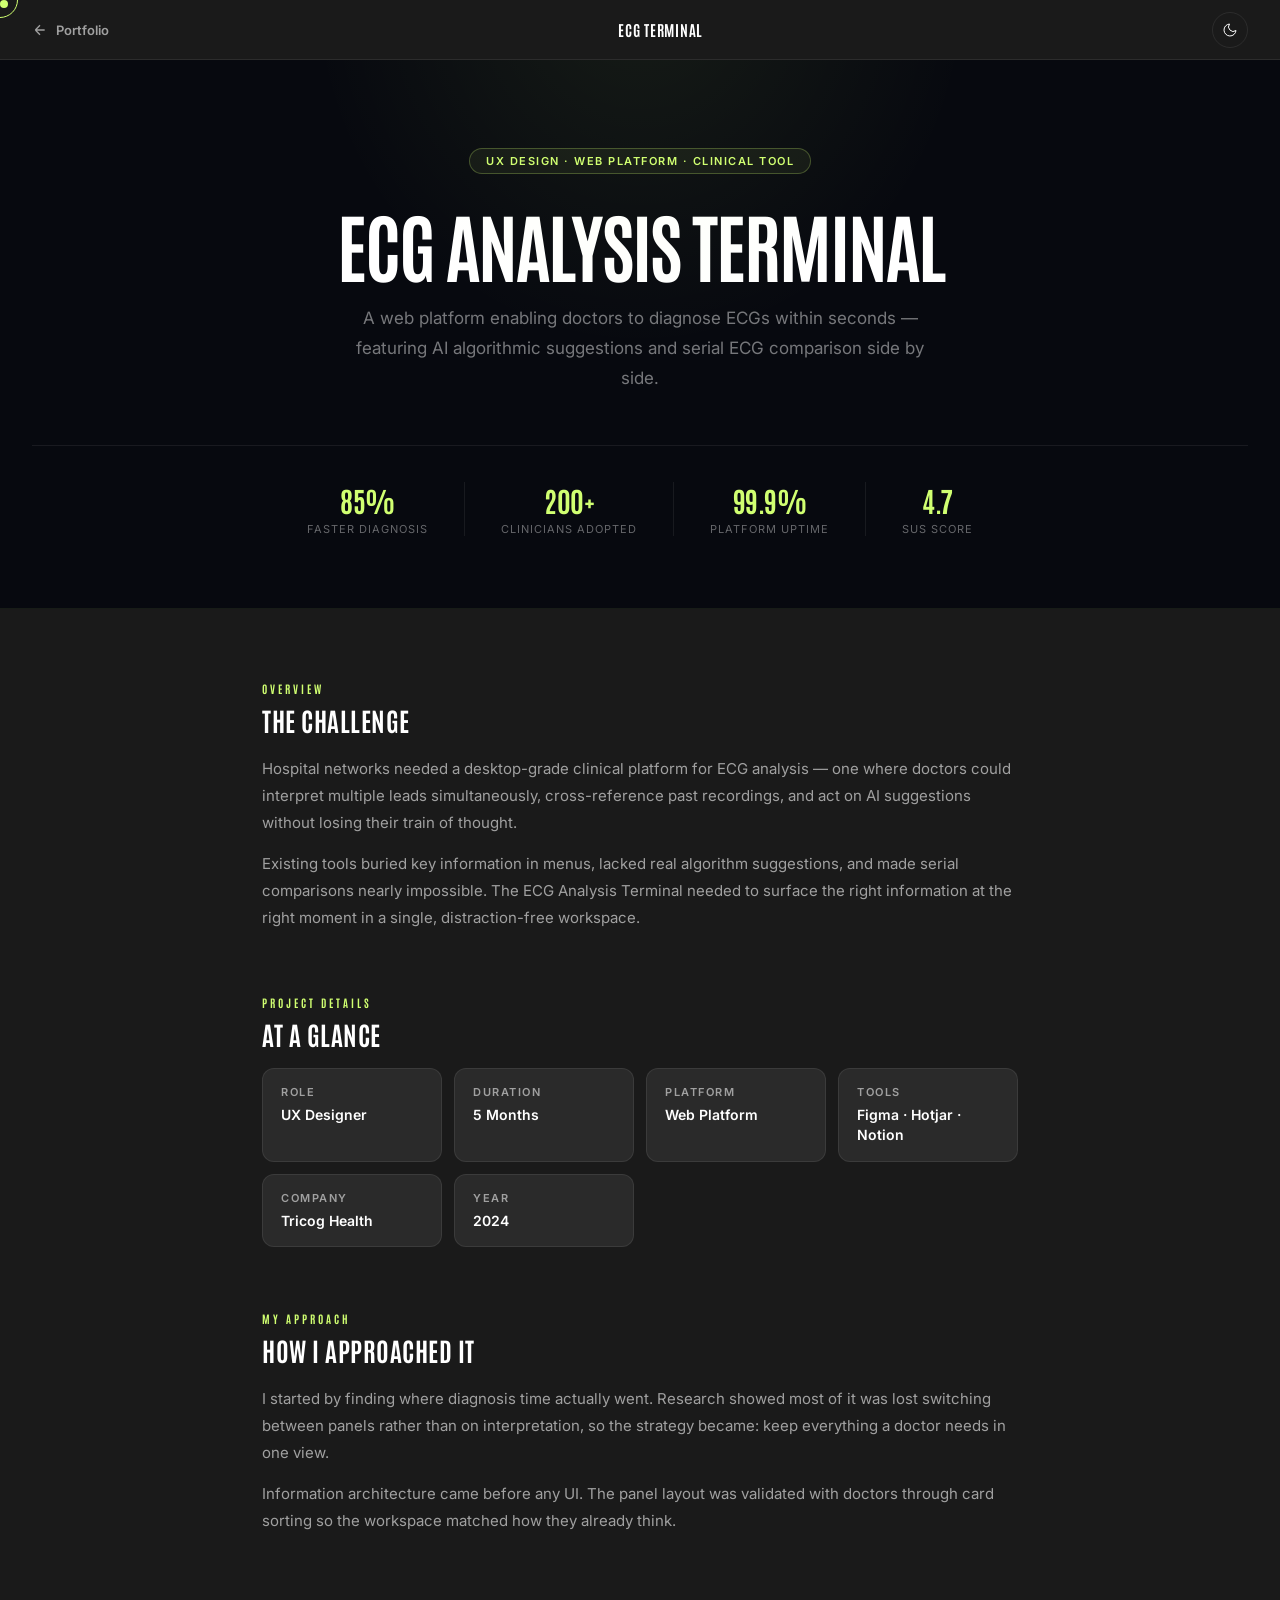
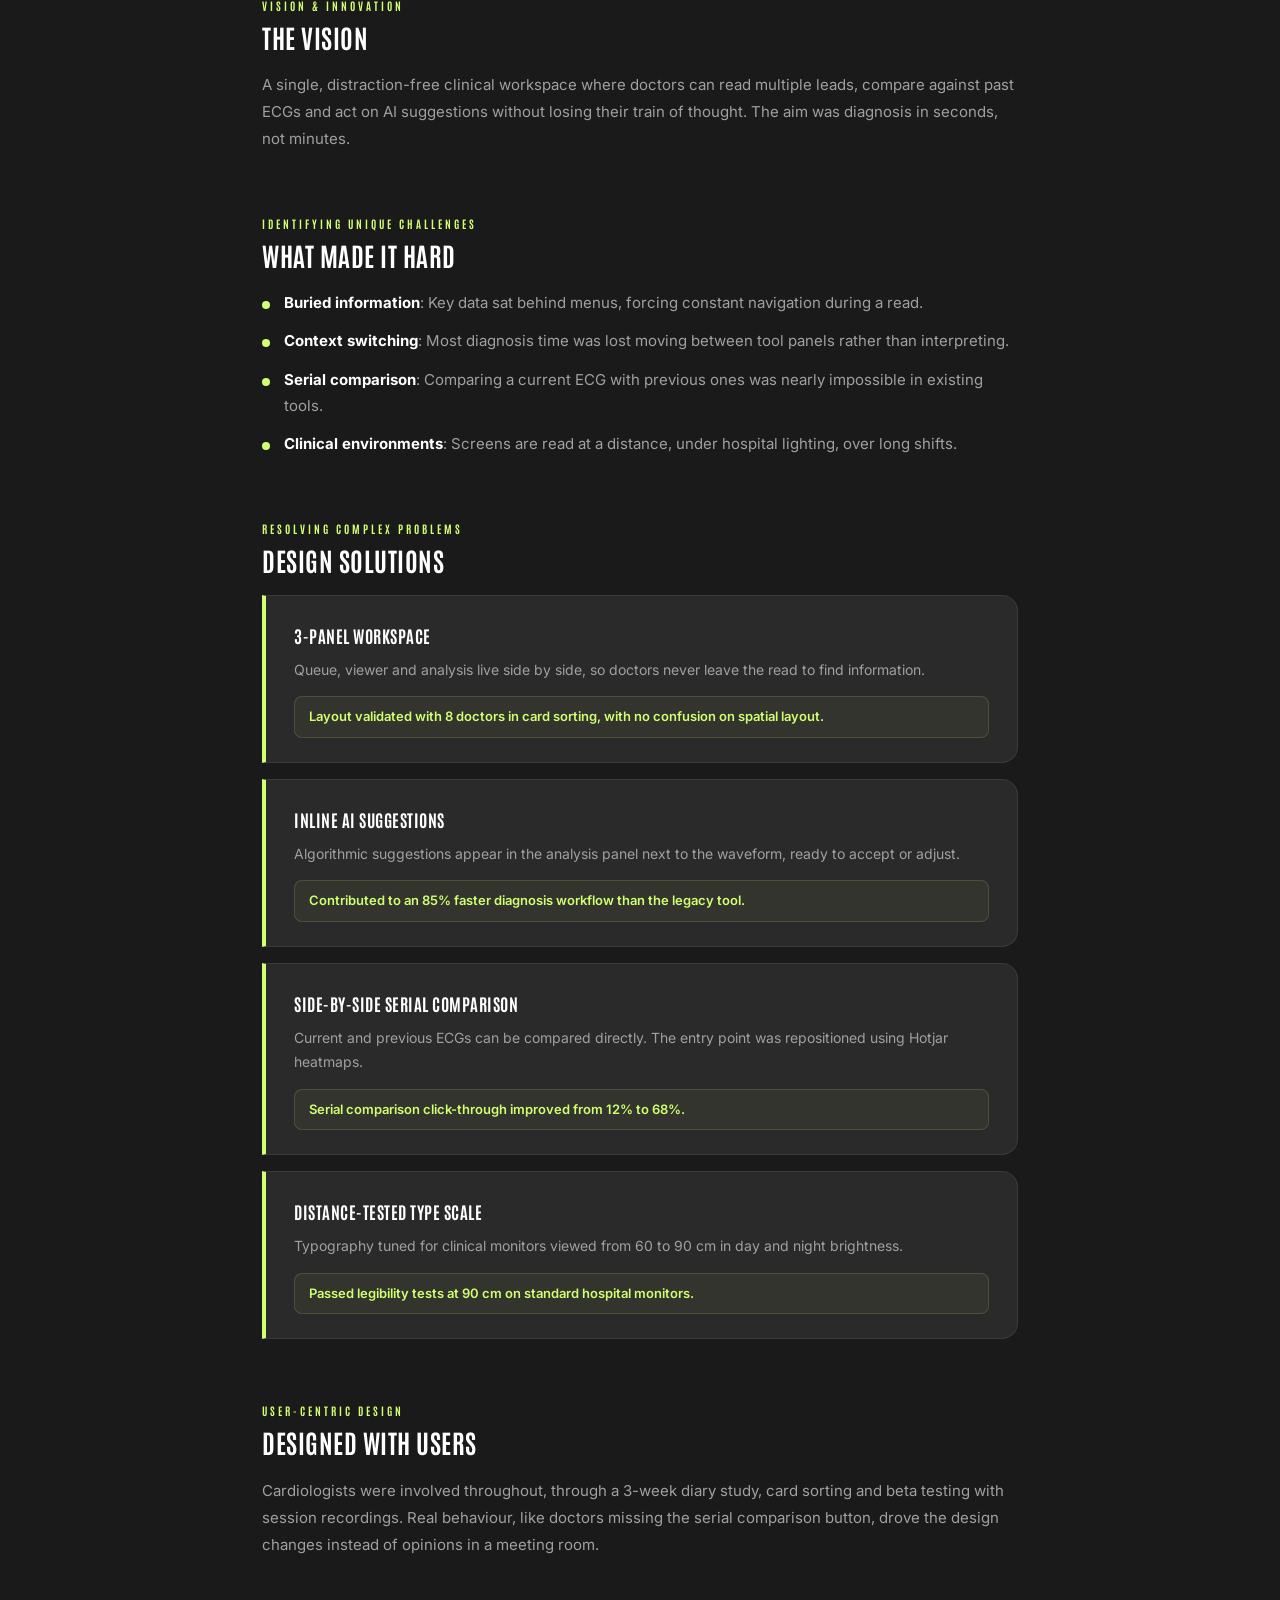
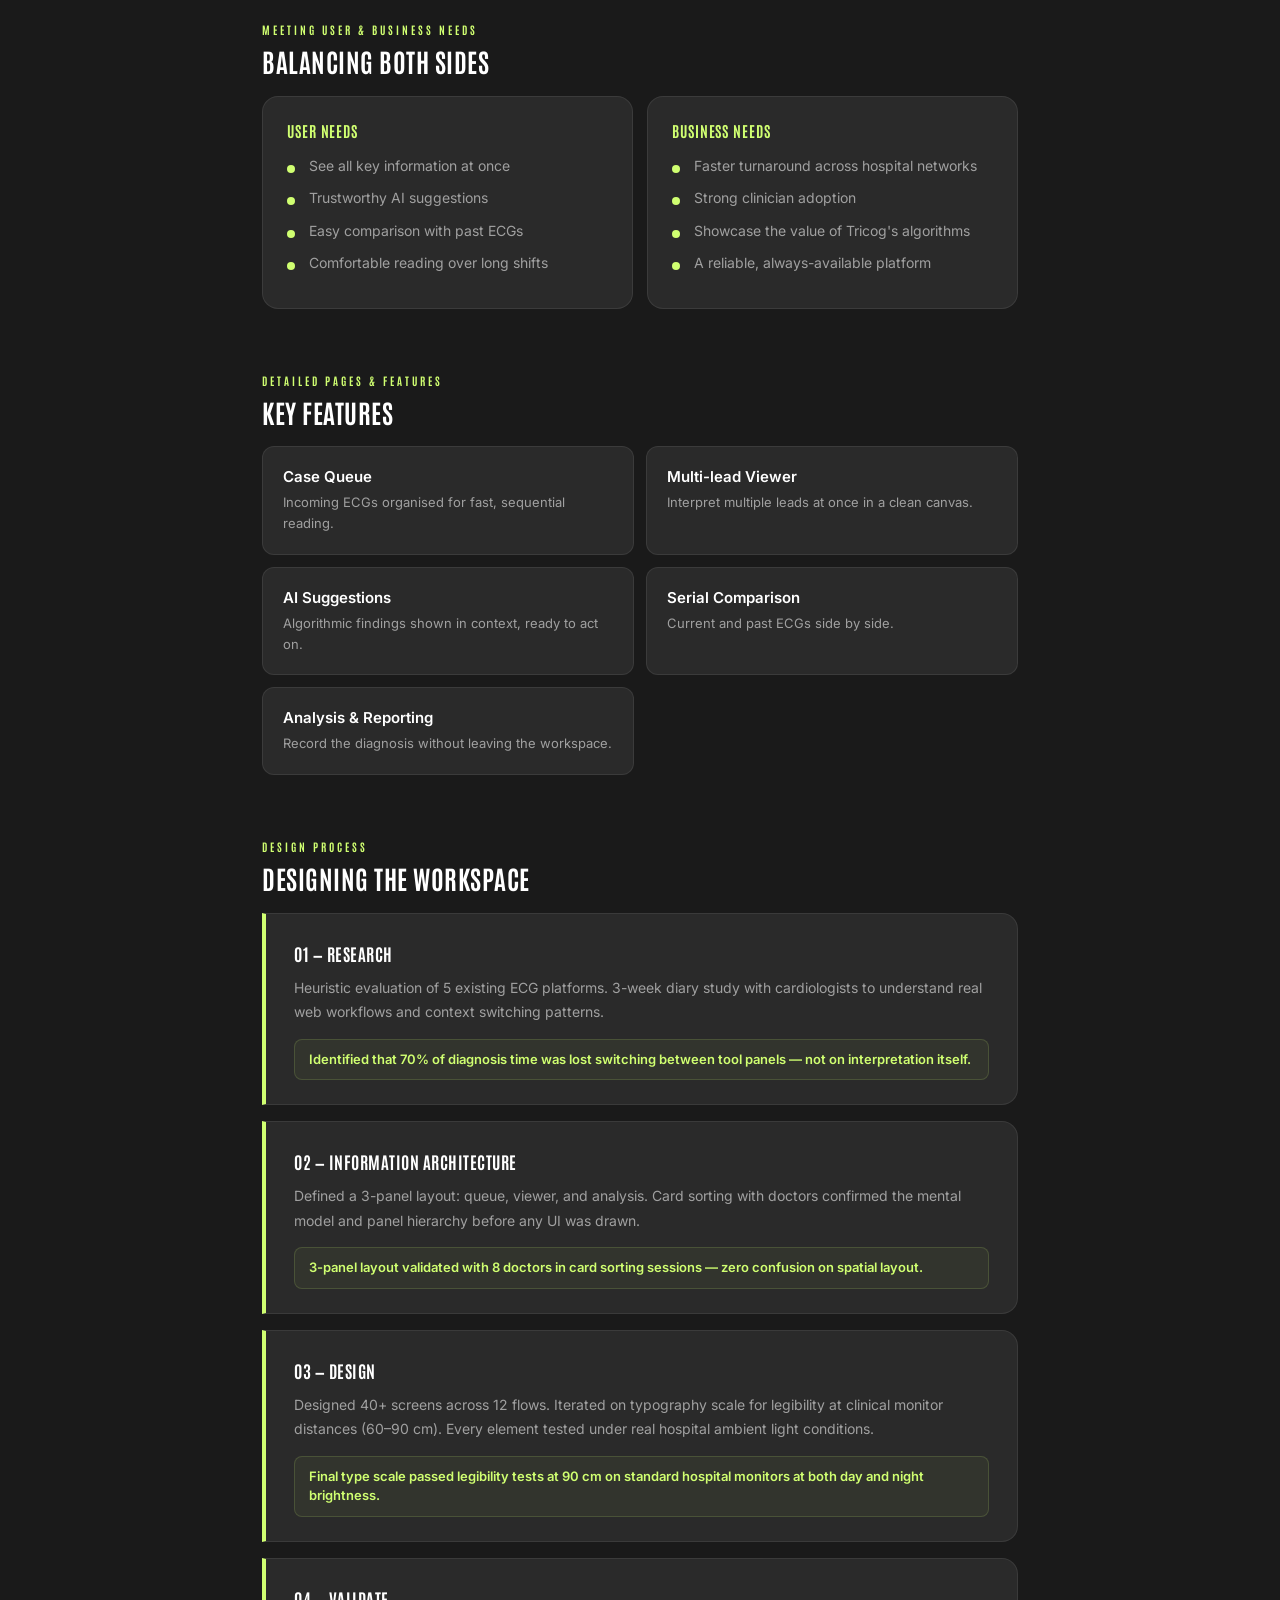
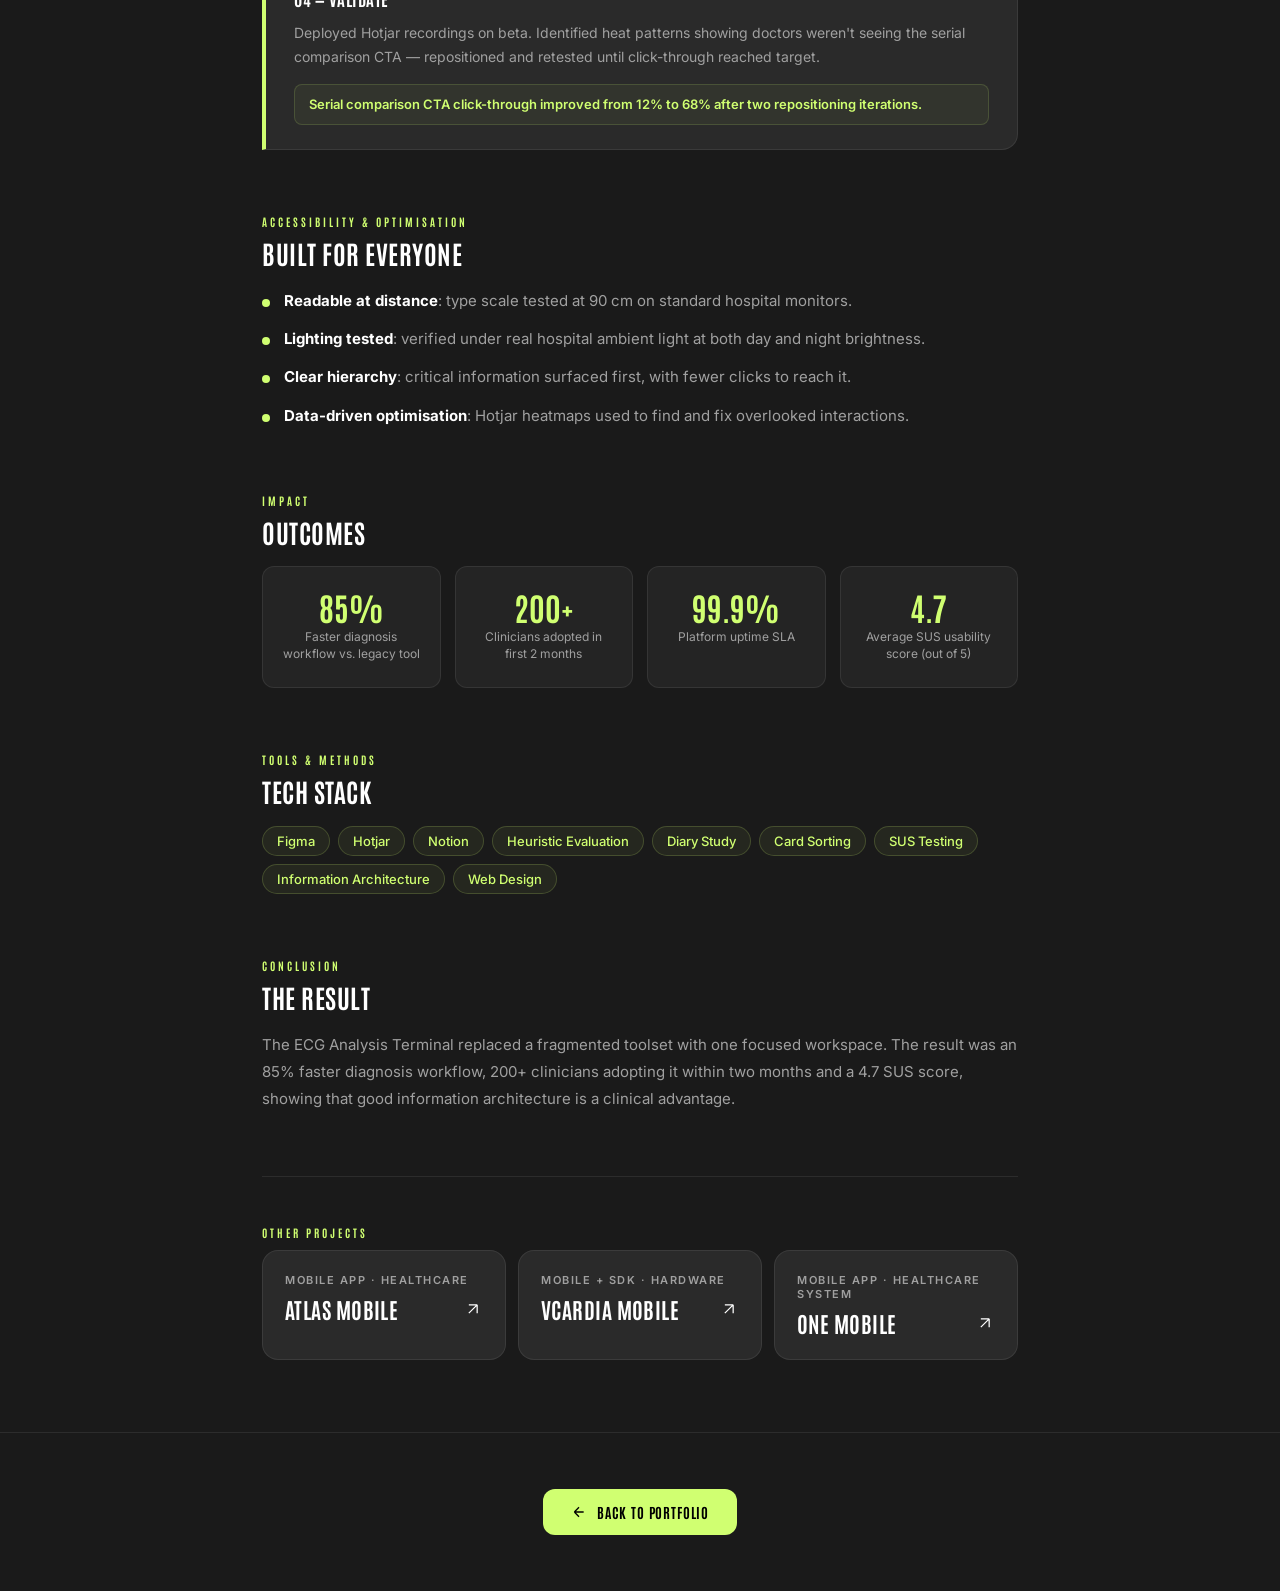
<file: ecg-terminal.html>
<!DOCTYPE html>
<html lang="en">
<head>
    <meta charset="UTF-8">
    <meta name="viewport" content="width=device-width, initial-scale=1.0">
    <title>ECG Terminal – Case Study | Vineesh P</title>
    <link rel="icon" type="image/svg+xml" href="favicon.svg">
    <link rel="preconnect" href="https://fonts.googleapis.com">
    <link rel="preconnect" href="https://fonts.gstatic.com" crossorigin>
    <link href="https://fonts.googleapis.com/css2?family=Antonio:wght@300;400;500;600;700&family=Inter:wght@300;400;500;600;700&display=swap" rel="stylesheet">
    <link rel="stylesheet" href="styles.css">
    <link rel="stylesheet" href="case-study.css">
</head>
<body>
    <div class="cursor-dot" id="cursorDot"></div>
    <div class="cursor-outline" id="cursorOutline"></div>

    <!-- Nav -->
    <nav class="cs-nav">
        <a href="index.html#work" class="cs-back">
            <svg width="16" height="16" viewBox="0 0 24 24" fill="none" stroke="currentColor" stroke-width="2"><path d="M19 12H5M5 12l7 7M5 12l7-7"/></svg>
            Portfolio
        </a>
        <span class="cs-nav-title">ECG Terminal</span>
        <button class="theme-toggle-cs" id="themeToggle" aria-label="Toggle theme">
            <svg class="icon-sun" width="16" height="16" viewBox="0 0 24 24" fill="none" stroke="currentColor" stroke-width="1.5"><circle cx="12" cy="12" r="5"/><path d="M12 1v2M12 21v2M4.22 4.22l1.42 1.42M18.36 18.36l1.42 1.42M1 12h2M21 12h2M4.22 19.78l1.42-1.42M18.36 5.64l1.42-1.42"/></svg>
            <svg class="icon-moon" width="16" height="16" viewBox="0 0 24 24" fill="none" stroke="currentColor" stroke-width="1.5"><path d="M21 12.79A9 9 0 1 1 11.21 3 7 7 0 0 0 21 12.79z"/></svg>
        </button>
    </nav>

    <!-- Hero -->
    <div class="cs-product-hero">
        <div class="cs-hero-badge">UX Design &middot; Web Platform &middot; Clinical Tool</div>
        <h1>ECG Analysis Terminal</h1>
        <p class="cs-tagline">A web platform enabling doctors to diagnose ECGs within seconds — featuring AI algorithmic suggestions and serial ECG comparison side by side.</p>
        <div class="cs-hero-stats">
            <div class="cs-hero-stat">
                <strong>85%</strong>
                <span>Faster Diagnosis</span>
            </div>
            <div class="cs-hero-stat">
                <strong>200+</strong>
                <span>Clinicians Adopted</span>
            </div>
            <div class="cs-hero-stat">
                <strong>99.9%</strong>
                <span>Platform Uptime</span>
            </div>
            <div class="cs-hero-stat">
                <strong>4.7</strong>
                <span>SUS Score</span>
            </div>
        </div>
    </div>

    <!-- Content -->
    <div class="cs-product-content">

        <!-- Overview -->
        <div class="cs-section">
            <span class="cs-section-label">Overview</span>
            <h2>The Challenge</h2>
            <p>Hospital networks needed a desktop-grade clinical platform for ECG analysis — one where doctors could interpret multiple leads simultaneously, cross-reference past recordings, and act on AI suggestions without losing their train of thought.</p>
            <p>Existing tools buried key information in menus, lacked real algorithm suggestions, and made serial comparisons nearly impossible. The ECG Analysis Terminal needed to surface the right information at the right moment in a single, distraction-free workspace.</p>
        </div>

        <!-- Project Details -->
        <div class="cs-section">
            <span class="cs-section-label">Project Details</span>
            <h2>At a Glance</h2>
            <div class="cs-spec-grid">
                <div class="cs-spec-item">
                    <div class="cs-spec-label">Role</div>
                    <div class="cs-spec-val">UX Designer</div>
                </div>
                <div class="cs-spec-item">
                    <div class="cs-spec-label">Duration</div>
                    <div class="cs-spec-val">5 Months</div>
                </div>
                <div class="cs-spec-item">
                    <div class="cs-spec-label">Platform</div>
                    <div class="cs-spec-val">Web Platform</div>
                </div>
                <div class="cs-spec-item">
                    <div class="cs-spec-label">Tools</div>
                    <div class="cs-spec-val">Figma · Hotjar · Notion</div>
                </div>
                <div class="cs-spec-item">
                    <div class="cs-spec-label">Company</div>
                    <div class="cs-spec-val">Tricog Health</div>
                </div>
                <div class="cs-spec-item">
                    <div class="cs-spec-label">Year</div>
                    <div class="cs-spec-val">2024</div>
                </div>
            </div>
        </div>

        <!-- Approach -->
        <div class="cs-section">
            <span class="cs-section-label">My Approach</span>
            <h2>How I Approached It</h2>
            <p>I started by finding where diagnosis time actually went. Research showed most of it was lost switching between panels rather than on interpretation, so the strategy became: keep everything a doctor needs in one view.</p>
            <p>Information architecture came before any UI. The panel layout was validated with doctors through card sorting so the workspace matched how they already think.</p>
        </div>

        <!-- Vision -->
        <div class="cs-section">
            <span class="cs-section-label">Vision &amp; Innovation</span>
            <h2>The Vision</h2>
            <p>A single, distraction-free clinical workspace where doctors can read multiple leads, compare against past ECGs and act on AI suggestions without losing their train of thought. The aim was diagnosis in seconds, not minutes.</p>
        </div>

        <!-- Challenges -->
        <div class="cs-section">
            <span class="cs-section-label">Identifying Unique Challenges</span>
            <h2>What Made It Hard</h2>
            <ul class="cs-list">
                <li><strong>Buried information</strong>: Key data sat behind menus, forcing constant navigation during a read.</li>
                <li><strong>Context switching</strong>: Most diagnosis time was lost moving between tool panels rather than interpreting.</li>
                <li><strong>Serial comparison</strong>: Comparing a current ECG with previous ones was nearly impossible in existing tools.</li>
                <li><strong>Clinical environments</strong>: Screens are read at a distance, under hospital lighting, over long shifts.</li>
            </ul>
        </div>

        <!-- Solutions -->
        <div class="cs-section">
            <span class="cs-section-label">Resolving Complex Problems</span>
            <h2>Design Solutions</h2>
            <div class="cs-challenge-card">
                <h3>3-panel workspace</h3>
                <p>Queue, viewer and analysis live side by side, so doctors never leave the read to find information.</p>
                <div class="cs-challenge-result">Layout validated with 8 doctors in card sorting, with no confusion on spatial layout.</div>
            </div>

            <div class="cs-challenge-card">
                <h3>Inline AI suggestions</h3>
                <p>Algorithmic suggestions appear in the analysis panel next to the waveform, ready to accept or adjust.</p>
                <div class="cs-challenge-result">Contributed to an 85% faster diagnosis workflow than the legacy tool.</div>
            </div>

            <div class="cs-challenge-card">
                <h3>Side-by-side serial comparison</h3>
                <p>Current and previous ECGs can be compared directly. The entry point was repositioned using Hotjar heatmaps.</p>
                <div class="cs-challenge-result">Serial comparison click-through improved from 12% to 68%.</div>
            </div>

            <div class="cs-challenge-card">
                <h3>Distance-tested type scale</h3>
                <p>Typography tuned for clinical monitors viewed from 60 to 90 cm in day and night brightness.</p>
                <div class="cs-challenge-result">Passed legibility tests at 90 cm on standard hospital monitors.</div>
            </div>
        </div>

        <!-- User-Centric Design -->
        <div class="cs-section">
            <span class="cs-section-label">User-Centric Design</span>
            <h2>Designed With Users</h2>
            <p>Cardiologists were involved throughout, through a 3-week diary study, card sorting and beta testing with session recordings. Real behaviour, like doctors missing the serial comparison button, drove the design changes instead of opinions in a meeting room.</p>
        </div>

        <!-- Needs -->
        <div class="cs-section">
            <span class="cs-section-label">Meeting User &amp; Business Needs</span>
            <h2>Balancing Both Sides</h2>
            <div class="cs-needs-grid">
                <div class="cs-needs-card">
                    <h3>User Needs</h3>
                    <ul class="cs-list">
                    <li>See all key information at once</li>
                    <li>Trustworthy AI suggestions</li>
                    <li>Easy comparison with past ECGs</li>
                    <li>Comfortable reading over long shifts</li>
                    </ul>
                </div>
                <div class="cs-needs-card">
                    <h3>Business Needs</h3>
                    <ul class="cs-list">
                    <li>Faster turnaround across hospital networks</li>
                    <li>Strong clinician adoption</li>
                    <li>Showcase the value of Tricog's algorithms</li>
                    <li>A reliable, always-available platform</li>
                    </ul>
                </div>
            </div>
        </div>

        <!-- Features -->
        <div class="cs-section">
            <span class="cs-section-label">Detailed Pages &amp; Features</span>
            <h2>Key Features</h2>
            <div class="cs-feature-grid">
                <div class="cs-feature-item">
                    <h3>Case Queue</h3>
                    <p>Incoming ECGs organised for fast, sequential reading.</p>
                </div>
                <div class="cs-feature-item">
                    <h3>Multi-lead Viewer</h3>
                    <p>Interpret multiple leads at once in a clean canvas.</p>
                </div>
                <div class="cs-feature-item">
                    <h3>AI Suggestions</h3>
                    <p>Algorithmic findings shown in context, ready to act on.</p>
                </div>
                <div class="cs-feature-item">
                    <h3>Serial Comparison</h3>
                    <p>Current and past ECGs side by side.</p>
                </div>
                <div class="cs-feature-item">
                    <h3>Analysis & Reporting</h3>
                    <p>Record the diagnosis without leaving the workspace.</p>
                </div>
            </div>
        </div>

        <!-- Process -->
        <div class="cs-section">
            <span class="cs-section-label">Design Process</span>
            <h2>Designing the Workspace</h2>

            <div class="cs-challenge-card">
                <h3>01 — Research</h3>
                <p>Heuristic evaluation of 5 existing ECG platforms. 3-week diary study with cardiologists to understand real web workflows and context switching patterns.</p>
                <div class="cs-challenge-result">Identified that 70% of diagnosis time was lost switching between tool panels — not on interpretation itself.</div>
            </div>

            <div class="cs-challenge-card">
                <h3>02 — Information Architecture</h3>
                <p>Defined a 3-panel layout: queue, viewer, and analysis. Card sorting with doctors confirmed the mental model and panel hierarchy before any UI was drawn.</p>
                <div class="cs-challenge-result">3-panel layout validated with 8 doctors in card sorting sessions — zero confusion on spatial layout.</div>
            </div>

            <div class="cs-challenge-card">
                <h3>03 — Design</h3>
                <p>Designed 40+ screens across 12 flows. Iterated on typography scale for legibility at clinical monitor distances (60–90 cm). Every element tested under real hospital ambient light conditions.</p>
                <div class="cs-challenge-result">Final type scale passed legibility tests at 90 cm on standard hospital monitors at both day and night brightness.</div>
            </div>

            <div class="cs-challenge-card">
                <h3>04 — Validate</h3>
                <p>Deployed Hotjar recordings on beta. Identified heat patterns showing doctors weren't seeing the serial comparison CTA — repositioned and retested until click-through reached target.</p>
                <div class="cs-challenge-result">Serial comparison CTA click-through improved from 12% to 68% after two repositioning iterations.</div>
            </div>
        </div>

        <!-- Accessibility -->
        <div class="cs-section">
            <span class="cs-section-label">Accessibility &amp; Optimisation</span>
            <h2>Built for Everyone</h2>
            <ul class="cs-list">
                <li><strong>Readable at distance</strong>: type scale tested at 90 cm on standard hospital monitors.</li>
                <li><strong>Lighting tested</strong>: verified under real hospital ambient light at both day and night brightness.</li>
                <li><strong>Clear hierarchy</strong>: critical information surfaced first, with fewer clicks to reach it.</li>
                <li><strong>Data-driven optimisation</strong>: Hotjar heatmaps used to find and fix overlooked interactions.</li>
            </ul>
        </div>

        <!-- Impact -->
        <div class="cs-section">
            <span class="cs-section-label">Impact</span>
            <h2>Outcomes</h2>
            <div class="cs-impact-row">
                <div class="cs-impact-item">
                    <div class="cs-impact-num">85%</div>
                    <div class="cs-impact-label">Faster diagnosis workflow vs. legacy tool</div>
                </div>
                <div class="cs-impact-item">
                    <div class="cs-impact-num">200+</div>
                    <div class="cs-impact-label">Clinicians adopted in first 2 months</div>
                </div>
                <div class="cs-impact-item">
                    <div class="cs-impact-num">99.9%</div>
                    <div class="cs-impact-label">Platform uptime SLA</div>
                </div>
                <div class="cs-impact-item">
                    <div class="cs-impact-num">4.7</div>
                    <div class="cs-impact-label">Average SUS usability score (out of 5)</div>
                </div>
            </div>
        </div>

        <!-- Tools -->
        <div class="cs-section">
            <span class="cs-section-label">Tools &amp; Methods</span>
            <h2>Tech Stack</h2>
            <div class="cs-tag-list">
                <span class="cs-tag-pill">Figma</span>
                <span class="cs-tag-pill">Hotjar</span>
                <span class="cs-tag-pill">Notion</span>
                <span class="cs-tag-pill">Heuristic Evaluation</span>
                <span class="cs-tag-pill">Diary Study</span>
                <span class="cs-tag-pill">Card Sorting</span>
                <span class="cs-tag-pill">SUS Testing</span>
                <span class="cs-tag-pill">Information Architecture</span>
                <span class="cs-tag-pill">Web Design</span>
            </div>
        </div>

        <!-- Conclusion -->
        <div class="cs-section">
            <span class="cs-section-label">Conclusion</span>
            <h2>The Result</h2>
            <p>The ECG Analysis Terminal replaced a fragmented toolset with one focused workspace. The result was an 85% faster diagnosis workflow, 200+ clinicians adopting it within two months and a 4.7 SUS score, showing that good information architecture is a clinical advantage.</p>
        </div>

        <!-- Other projects -->
        <div class="cs-other-projects">
            <span class="cs-section-label">Other Projects</span>
            <div class="cs-other-grid">
                <a href="atlas-mobile.html" class="cs-other-card">
                    <span class="cs-other-type">Mobile App · Healthcare</span>
                    <span class="cs-other-name">Atlas Mobile <svg width="20" height="20" viewBox="0 0 24 24" fill="none" stroke="currentColor" stroke-width="1.5"><path d="M7 17L17 7M17 7H7M17 7V17"/></svg></span>
                </a>
                <a href="vcardia.html" class="cs-other-card">
                    <span class="cs-other-type">Mobile + SDK · Hardware</span>
                    <span class="cs-other-name">VCardia Mobile <svg width="20" height="20" viewBox="0 0 24 24" fill="none" stroke="currentColor" stroke-width="1.5"><path d="M7 17L17 7M17 7H7M17 7V17"/></svg></span>
                </a>
                <a href="one-mobile.html" class="cs-other-card">
                    <span class="cs-other-type">Mobile App · Healthcare System</span>
                    <span class="cs-other-name">One Mobile <svg width="20" height="20" viewBox="0 0 24 24" fill="none" stroke="currentColor" stroke-width="1.5"><path d="M7 17L17 7M17 7H7M17 7V17"/></svg></span>
                </a>
            </div>
        </div>

    </div>

    <!-- Footer -->
    <div class="cs-product-footer">
        <a href="index.html#work" class="cs-back-btn">
            <svg width="16" height="16" viewBox="0 0 24 24" fill="none" stroke="currentColor" stroke-width="2"><path d="M19 12H5M5 12l7 7M5 12l7-7"/></svg>
            Back to Portfolio
        </a>
    </div>

    <script src="script.js"></script>
</body>
</html>
</file>
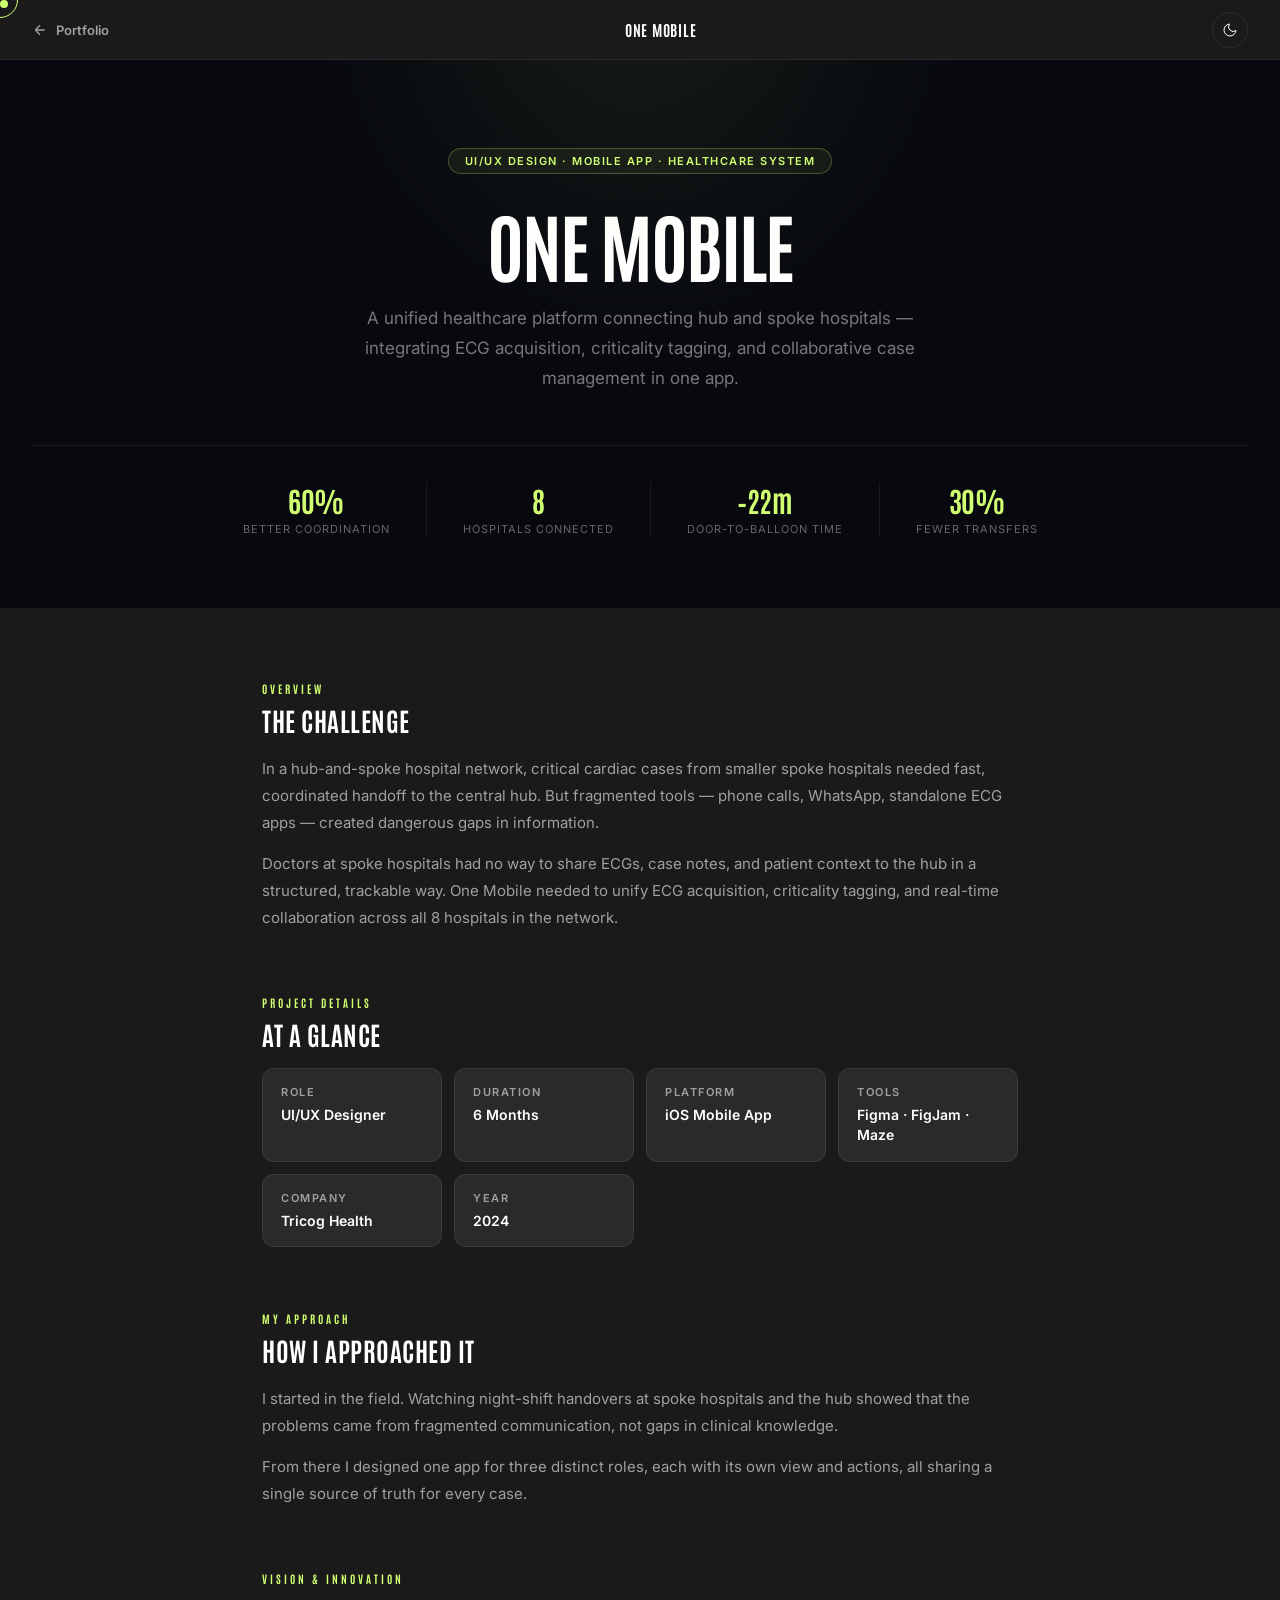
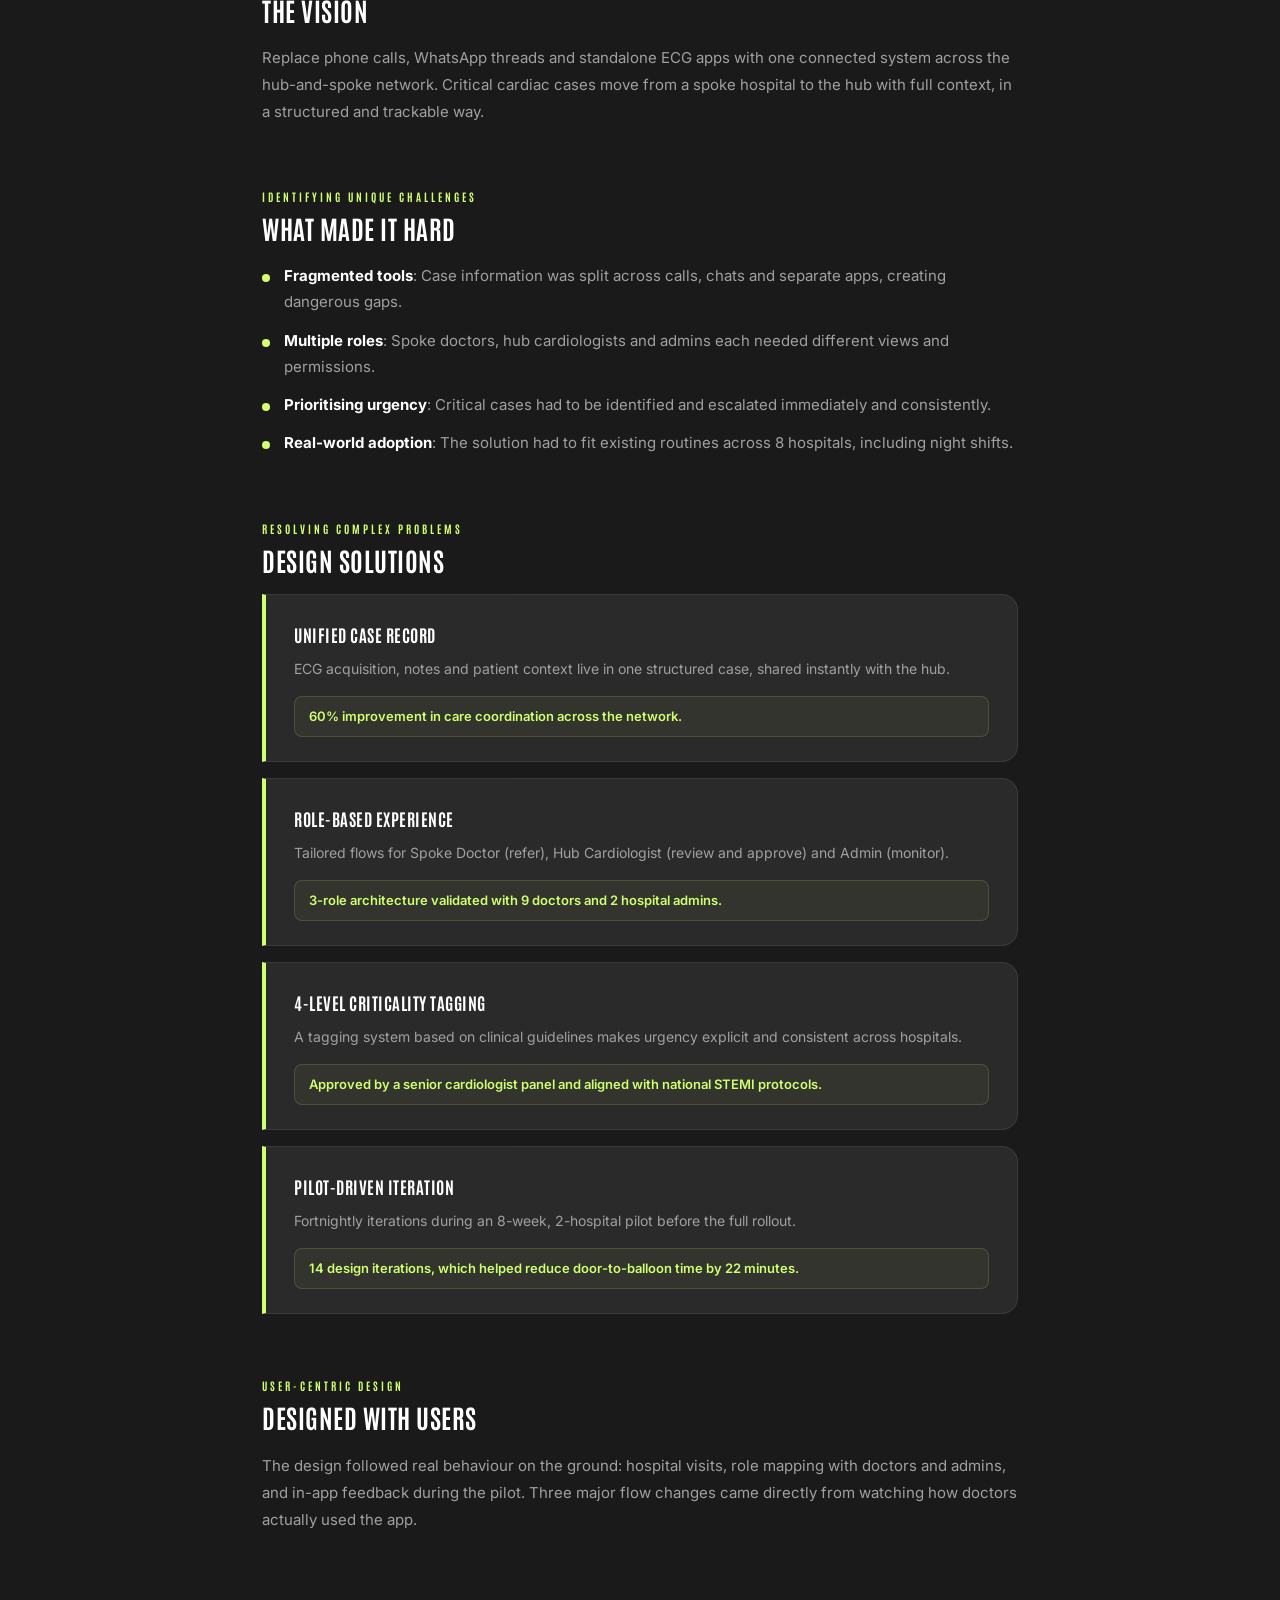
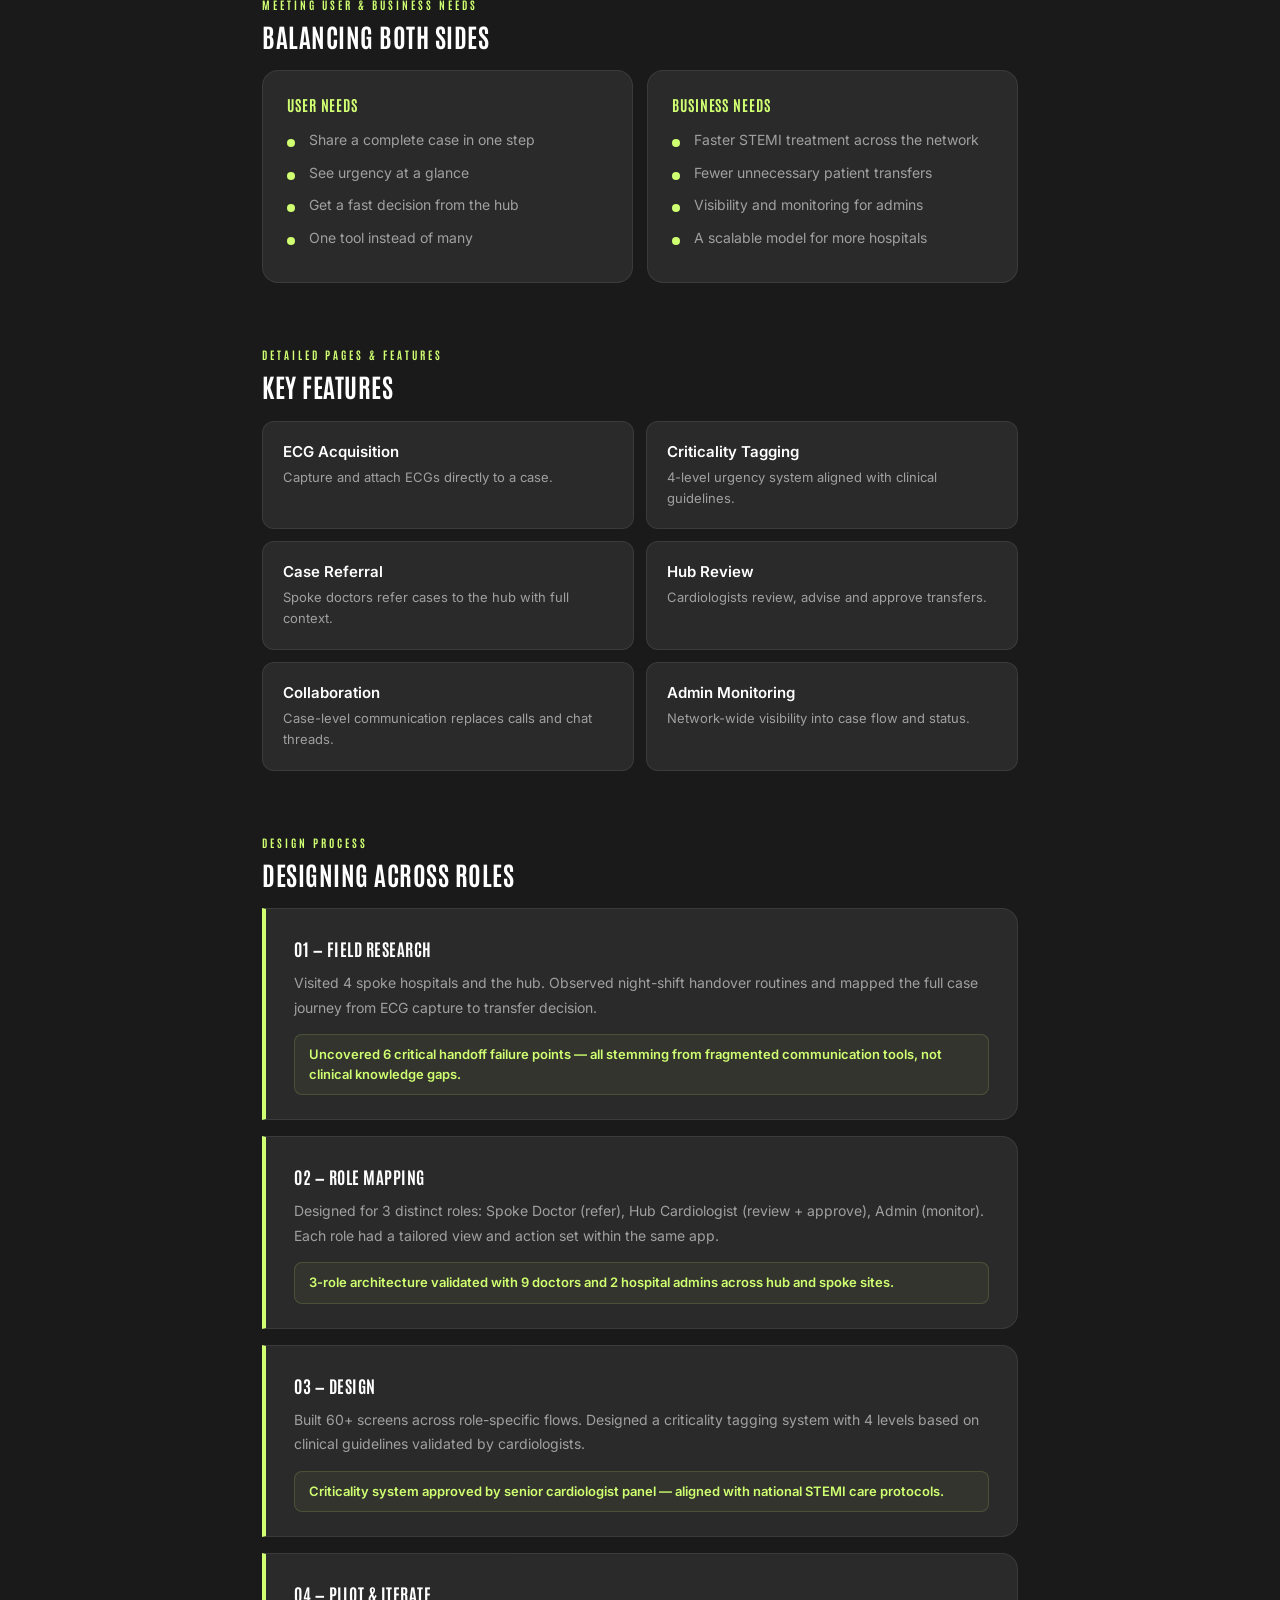
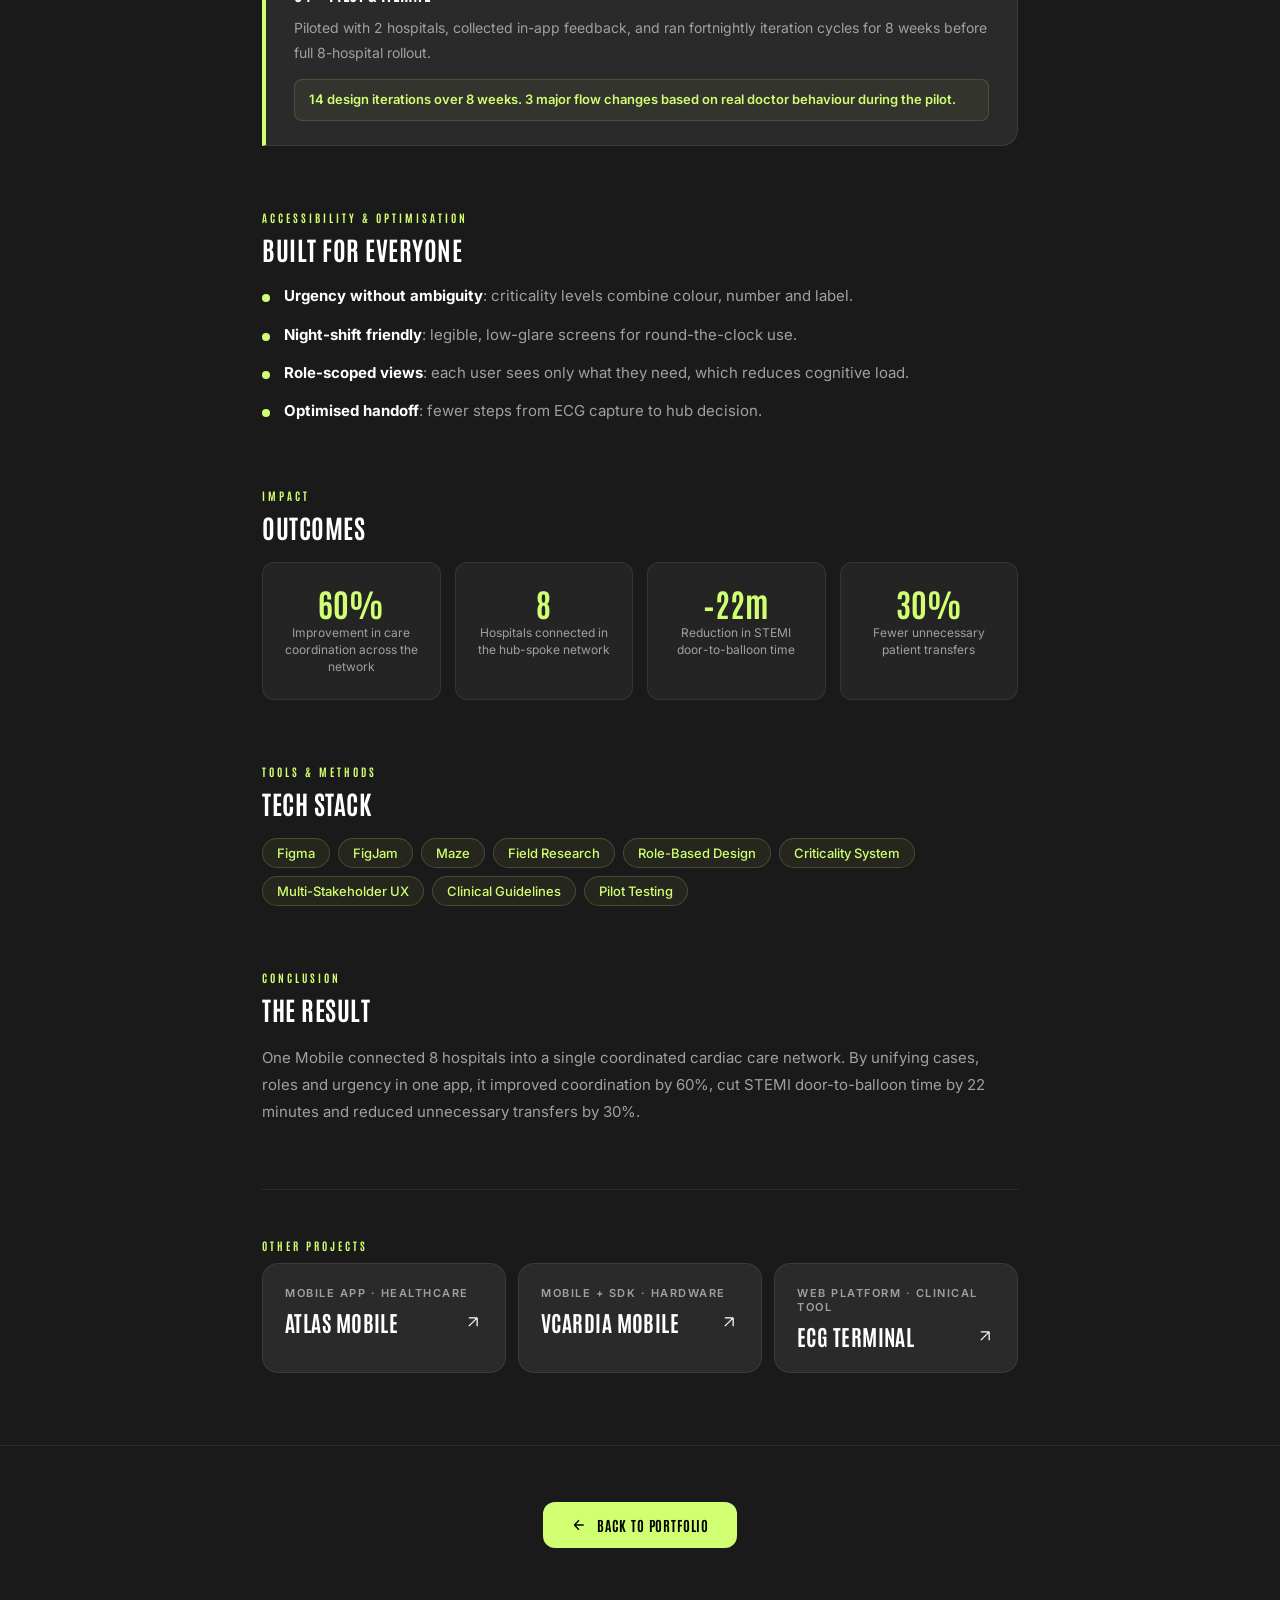
<file: one-mobile.html>
<!DOCTYPE html>
<html lang="en">
<head>
    <meta charset="UTF-8">
    <meta name="viewport" content="width=device-width, initial-scale=1.0">
    <title>One Mobile – Case Study | Vineesh P</title>
    <link rel="icon" type="image/svg+xml" href="favicon.svg">
    <link rel="preconnect" href="https://fonts.googleapis.com">
    <link rel="preconnect" href="https://fonts.gstatic.com" crossorigin>
    <link href="https://fonts.googleapis.com/css2?family=Antonio:wght@300;400;500;600;700&family=Inter:wght@300;400;500;600;700&display=swap" rel="stylesheet">
    <link rel="stylesheet" href="styles.css">
    <link rel="stylesheet" href="case-study.css">
</head>
<body>
    <div class="cursor-dot" id="cursorDot"></div>
    <div class="cursor-outline" id="cursorOutline"></div>

    <!-- Nav -->
    <nav class="cs-nav">
        <a href="index.html#work" class="cs-back">
            <svg width="16" height="16" viewBox="0 0 24 24" fill="none" stroke="currentColor" stroke-width="2"><path d="M19 12H5M5 12l7 7M5 12l7-7"/></svg>
            Portfolio
        </a>
        <span class="cs-nav-title">One Mobile</span>
        <button class="theme-toggle-cs" id="themeToggle" aria-label="Toggle theme">
            <svg class="icon-sun" width="16" height="16" viewBox="0 0 24 24" fill="none" stroke="currentColor" stroke-width="1.5"><circle cx="12" cy="12" r="5"/><path d="M12 1v2M12 21v2M4.22 4.22l1.42 1.42M18.36 18.36l1.42 1.42M1 12h2M21 12h2M4.22 19.78l1.42-1.42M18.36 5.64l1.42-1.42"/></svg>
            <svg class="icon-moon" width="16" height="16" viewBox="0 0 24 24" fill="none" stroke="currentColor" stroke-width="1.5"><path d="M21 12.79A9 9 0 1 1 11.21 3 7 7 0 0 0 21 12.79z"/></svg>
        </button>
    </nav>

    <!-- Hero -->
    <div class="cs-product-hero">
        <div class="cs-hero-badge">UI/UX Design &middot; Mobile App &middot; Healthcare System</div>
        <h1>One Mobile</h1>
        <p class="cs-tagline">A unified healthcare platform connecting hub and spoke hospitals — integrating ECG acquisition, criticality tagging, and collaborative case management in one app.</p>
        <div class="cs-hero-stats">
            <div class="cs-hero-stat">
                <strong>60%</strong>
                <span>Better Coordination</span>
            </div>
            <div class="cs-hero-stat">
                <strong>8</strong>
                <span>Hospitals Connected</span>
            </div>
            <div class="cs-hero-stat">
                <strong>–22m</strong>
                <span>Door-to-Balloon Time</span>
            </div>
            <div class="cs-hero-stat">
                <strong>30%</strong>
                <span>Fewer Transfers</span>
            </div>
        </div>
    </div>

    <!-- Content -->
    <div class="cs-product-content">

        <!-- Overview -->
        <div class="cs-section">
            <span class="cs-section-label">Overview</span>
            <h2>The Challenge</h2>
            <p>In a hub-and-spoke hospital network, critical cardiac cases from smaller spoke hospitals needed fast, coordinated handoff to the central hub. But fragmented tools — phone calls, WhatsApp, standalone ECG apps — created dangerous gaps in information.</p>
            <p>Doctors at spoke hospitals had no way to share ECGs, case notes, and patient context to the hub in a structured, trackable way. One Mobile needed to unify ECG acquisition, criticality tagging, and real-time collaboration across all 8 hospitals in the network.</p>
        </div>

        <!-- Project Details -->
        <div class="cs-section">
            <span class="cs-section-label">Project Details</span>
            <h2>At a Glance</h2>
            <div class="cs-spec-grid">
                <div class="cs-spec-item">
                    <div class="cs-spec-label">Role</div>
                    <div class="cs-spec-val">UI/UX Designer</div>
                </div>
                <div class="cs-spec-item">
                    <div class="cs-spec-label">Duration</div>
                    <div class="cs-spec-val">6 Months</div>
                </div>
                <div class="cs-spec-item">
                    <div class="cs-spec-label">Platform</div>
                    <div class="cs-spec-val">iOS Mobile App</div>
                </div>
                <div class="cs-spec-item">
                    <div class="cs-spec-label">Tools</div>
                    <div class="cs-spec-val">Figma · FigJam · Maze</div>
                </div>
                <div class="cs-spec-item">
                    <div class="cs-spec-label">Company</div>
                    <div class="cs-spec-val">Tricog Health</div>
                </div>
                <div class="cs-spec-item">
                    <div class="cs-spec-label">Year</div>
                    <div class="cs-spec-val">2024</div>
                </div>
            </div>
        </div>

        <!-- Approach -->
        <div class="cs-section">
            <span class="cs-section-label">My Approach</span>
            <h2>How I Approached It</h2>
            <p>I started in the field. Watching night-shift handovers at spoke hospitals and the hub showed that the problems came from fragmented communication, not gaps in clinical knowledge.</p>
            <p>From there I designed one app for three distinct roles, each with its own view and actions, all sharing a single source of truth for every case.</p>
        </div>

        <!-- Vision -->
        <div class="cs-section">
            <span class="cs-section-label">Vision &amp; Innovation</span>
            <h2>The Vision</h2>
            <p>Replace phone calls, WhatsApp threads and standalone ECG apps with one connected system across the hub-and-spoke network. Critical cardiac cases move from a spoke hospital to the hub with full context, in a structured and trackable way.</p>
        </div>

        <!-- Challenges -->
        <div class="cs-section">
            <span class="cs-section-label">Identifying Unique Challenges</span>
            <h2>What Made It Hard</h2>
            <ul class="cs-list">
                <li><strong>Fragmented tools</strong>: Case information was split across calls, chats and separate apps, creating dangerous gaps.</li>
                <li><strong>Multiple roles</strong>: Spoke doctors, hub cardiologists and admins each needed different views and permissions.</li>
                <li><strong>Prioritising urgency</strong>: Critical cases had to be identified and escalated immediately and consistently.</li>
                <li><strong>Real-world adoption</strong>: The solution had to fit existing routines across 8 hospitals, including night shifts.</li>
            </ul>
        </div>

        <!-- Solutions -->
        <div class="cs-section">
            <span class="cs-section-label">Resolving Complex Problems</span>
            <h2>Design Solutions</h2>
            <div class="cs-challenge-card">
                <h3>Unified case record</h3>
                <p>ECG acquisition, notes and patient context live in one structured case, shared instantly with the hub.</p>
                <div class="cs-challenge-result">60% improvement in care coordination across the network.</div>
            </div>

            <div class="cs-challenge-card">
                <h3>Role-based experience</h3>
                <p>Tailored flows for Spoke Doctor (refer), Hub Cardiologist (review and approve) and Admin (monitor).</p>
                <div class="cs-challenge-result">3-role architecture validated with 9 doctors and 2 hospital admins.</div>
            </div>

            <div class="cs-challenge-card">
                <h3>4-level criticality tagging</h3>
                <p>A tagging system based on clinical guidelines makes urgency explicit and consistent across hospitals.</p>
                <div class="cs-challenge-result">Approved by a senior cardiologist panel and aligned with national STEMI protocols.</div>
            </div>

            <div class="cs-challenge-card">
                <h3>Pilot-driven iteration</h3>
                <p>Fortnightly iterations during an 8-week, 2-hospital pilot before the full rollout.</p>
                <div class="cs-challenge-result">14 design iterations, which helped reduce door-to-balloon time by 22 minutes.</div>
            </div>
        </div>

        <!-- User-Centric Design -->
        <div class="cs-section">
            <span class="cs-section-label">User-Centric Design</span>
            <h2>Designed With Users</h2>
            <p>The design followed real behaviour on the ground: hospital visits, role mapping with doctors and admins, and in-app feedback during the pilot. Three major flow changes came directly from watching how doctors actually used the app.</p>
        </div>

        <!-- Needs -->
        <div class="cs-section">
            <span class="cs-section-label">Meeting User &amp; Business Needs</span>
            <h2>Balancing Both Sides</h2>
            <div class="cs-needs-grid">
                <div class="cs-needs-card">
                    <h3>User Needs</h3>
                    <ul class="cs-list">
                    <li>Share a complete case in one step</li>
                    <li>See urgency at a glance</li>
                    <li>Get a fast decision from the hub</li>
                    <li>One tool instead of many</li>
                    </ul>
                </div>
                <div class="cs-needs-card">
                    <h3>Business Needs</h3>
                    <ul class="cs-list">
                    <li>Faster STEMI treatment across the network</li>
                    <li>Fewer unnecessary patient transfers</li>
                    <li>Visibility and monitoring for admins</li>
                    <li>A scalable model for more hospitals</li>
                    </ul>
                </div>
            </div>
        </div>

        <!-- Features -->
        <div class="cs-section">
            <span class="cs-section-label">Detailed Pages &amp; Features</span>
            <h2>Key Features</h2>
            <div class="cs-feature-grid">
                <div class="cs-feature-item">
                    <h3>ECG Acquisition</h3>
                    <p>Capture and attach ECGs directly to a case.</p>
                </div>
                <div class="cs-feature-item">
                    <h3>Criticality Tagging</h3>
                    <p>4-level urgency system aligned with clinical guidelines.</p>
                </div>
                <div class="cs-feature-item">
                    <h3>Case Referral</h3>
                    <p>Spoke doctors refer cases to the hub with full context.</p>
                </div>
                <div class="cs-feature-item">
                    <h3>Hub Review</h3>
                    <p>Cardiologists review, advise and approve transfers.</p>
                </div>
                <div class="cs-feature-item">
                    <h3>Collaboration</h3>
                    <p>Case-level communication replaces calls and chat threads.</p>
                </div>
                <div class="cs-feature-item">
                    <h3>Admin Monitoring</h3>
                    <p>Network-wide visibility into case flow and status.</p>
                </div>
            </div>
        </div>

        <!-- Process -->
        <div class="cs-section">
            <span class="cs-section-label">Design Process</span>
            <h2>Designing Across Roles</h2>

            <div class="cs-challenge-card">
                <h3>01 — Field Research</h3>
                <p>Visited 4 spoke hospitals and the hub. Observed night-shift handover routines and mapped the full case journey from ECG capture to transfer decision.</p>
                <div class="cs-challenge-result">Uncovered 6 critical handoff failure points — all stemming from fragmented communication tools, not clinical knowledge gaps.</div>
            </div>

            <div class="cs-challenge-card">
                <h3>02 — Role Mapping</h3>
                <p>Designed for 3 distinct roles: Spoke Doctor (refer), Hub Cardiologist (review + approve), Admin (monitor). Each role had a tailored view and action set within the same app.</p>
                <div class="cs-challenge-result">3-role architecture validated with 9 doctors and 2 hospital admins across hub and spoke sites.</div>
            </div>

            <div class="cs-challenge-card">
                <h3>03 — Design</h3>
                <p>Built 60+ screens across role-specific flows. Designed a criticality tagging system with 4 levels based on clinical guidelines validated by cardiologists.</p>
                <div class="cs-challenge-result">Criticality system approved by senior cardiologist panel — aligned with national STEMI care protocols.</div>
            </div>

            <div class="cs-challenge-card">
                <h3>04 — Pilot &amp; Iterate</h3>
                <p>Piloted with 2 hospitals, collected in-app feedback, and ran fortnightly iteration cycles for 8 weeks before full 8-hospital rollout.</p>
                <div class="cs-challenge-result">14 design iterations over 8 weeks. 3 major flow changes based on real doctor behaviour during the pilot.</div>
            </div>
        </div>

        <!-- Accessibility -->
        <div class="cs-section">
            <span class="cs-section-label">Accessibility &amp; Optimisation</span>
            <h2>Built for Everyone</h2>
            <ul class="cs-list">
                <li><strong>Urgency without ambiguity</strong>: criticality levels combine colour, number and label.</li>
                <li><strong>Night-shift friendly</strong>: legible, low-glare screens for round-the-clock use.</li>
                <li><strong>Role-scoped views</strong>: each user sees only what they need, which reduces cognitive load.</li>
                <li><strong>Optimised handoff</strong>: fewer steps from ECG capture to hub decision.</li>
            </ul>
        </div>

        <!-- Impact -->
        <div class="cs-section">
            <span class="cs-section-label">Impact</span>
            <h2>Outcomes</h2>
            <div class="cs-impact-row">
                <div class="cs-impact-item">
                    <div class="cs-impact-num">60%</div>
                    <div class="cs-impact-label">Improvement in care coordination across the network</div>
                </div>
                <div class="cs-impact-item">
                    <div class="cs-impact-num">8</div>
                    <div class="cs-impact-label">Hospitals connected in the hub-spoke network</div>
                </div>
                <div class="cs-impact-item">
                    <div class="cs-impact-num">–22m</div>
                    <div class="cs-impact-label">Reduction in STEMI door-to-balloon time</div>
                </div>
                <div class="cs-impact-item">
                    <div class="cs-impact-num">30%</div>
                    <div class="cs-impact-label">Fewer unnecessary patient transfers</div>
                </div>
            </div>
        </div>

        <!-- Tools -->
        <div class="cs-section">
            <span class="cs-section-label">Tools &amp; Methods</span>
            <h2>Tech Stack</h2>
            <div class="cs-tag-list">
                <span class="cs-tag-pill">Figma</span>
                <span class="cs-tag-pill">FigJam</span>
                <span class="cs-tag-pill">Maze</span>
                <span class="cs-tag-pill">Field Research</span>
                <span class="cs-tag-pill">Role-Based Design</span>
                <span class="cs-tag-pill">Criticality System</span>
                <span class="cs-tag-pill">Multi-Stakeholder UX</span>
                <span class="cs-tag-pill">Clinical Guidelines</span>
                <span class="cs-tag-pill">Pilot Testing</span>
            </div>
        </div>

        <!-- Conclusion -->
        <div class="cs-section">
            <span class="cs-section-label">Conclusion</span>
            <h2>The Result</h2>
            <p>One Mobile connected 8 hospitals into a single coordinated cardiac care network. By unifying cases, roles and urgency in one app, it improved coordination by 60%, cut STEMI door-to-balloon time by 22 minutes and reduced unnecessary transfers by 30%.</p>
        </div>

        <!-- Other projects -->
        <div class="cs-other-projects">
            <span class="cs-section-label">Other Projects</span>
            <div class="cs-other-grid">
                <a href="atlas-mobile.html" class="cs-other-card">
                    <span class="cs-other-type">Mobile App · Healthcare</span>
                    <span class="cs-other-name">Atlas Mobile <svg width="20" height="20" viewBox="0 0 24 24" fill="none" stroke="currentColor" stroke-width="1.5"><path d="M7 17L17 7M17 7H7M17 7V17"/></svg></span>
                </a>
                <a href="vcardia.html" class="cs-other-card">
                    <span class="cs-other-type">Mobile + SDK · Hardware</span>
                    <span class="cs-other-name">VCardia Mobile <svg width="20" height="20" viewBox="0 0 24 24" fill="none" stroke="currentColor" stroke-width="1.5"><path d="M7 17L17 7M17 7H7M17 7V17"/></svg></span>
                </a>
                <a href="ecg-terminal.html" class="cs-other-card">
                    <span class="cs-other-type">Web Platform · Clinical Tool</span>
                    <span class="cs-other-name">ECG Terminal <svg width="20" height="20" viewBox="0 0 24 24" fill="none" stroke="currentColor" stroke-width="1.5"><path d="M7 17L17 7M17 7H7M17 7V17"/></svg></span>
                </a>
            </div>
        </div>

    </div>

    <!-- Footer -->
    <div class="cs-product-footer">
        <a href="index.html#work" class="cs-back-btn">
            <svg width="16" height="16" viewBox="0 0 24 24" fill="none" stroke="currentColor" stroke-width="2"><path d="M19 12H5M5 12l7 7M5 12l7-7"/></svg>
            Back to Portfolio
        </a>
    </div>

    <script src="script.js"></script>
</body>
</html>
</file>
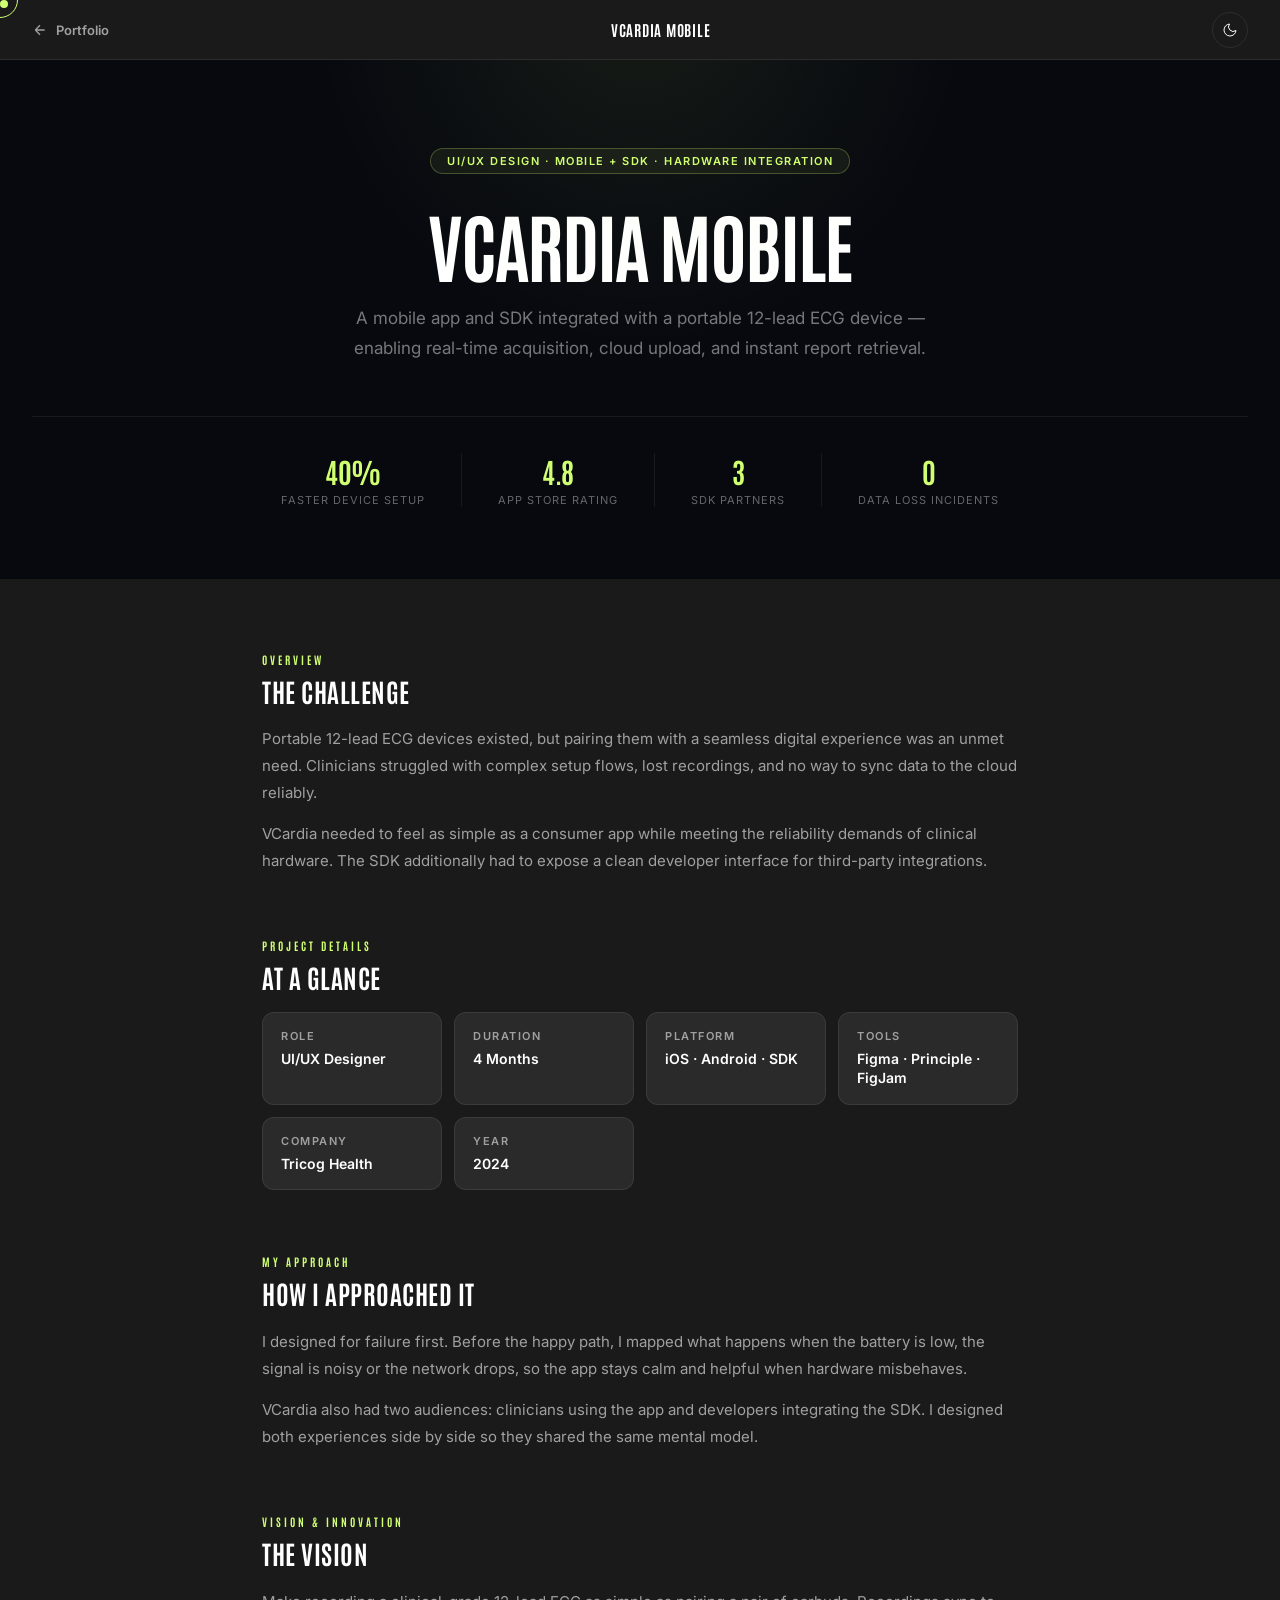
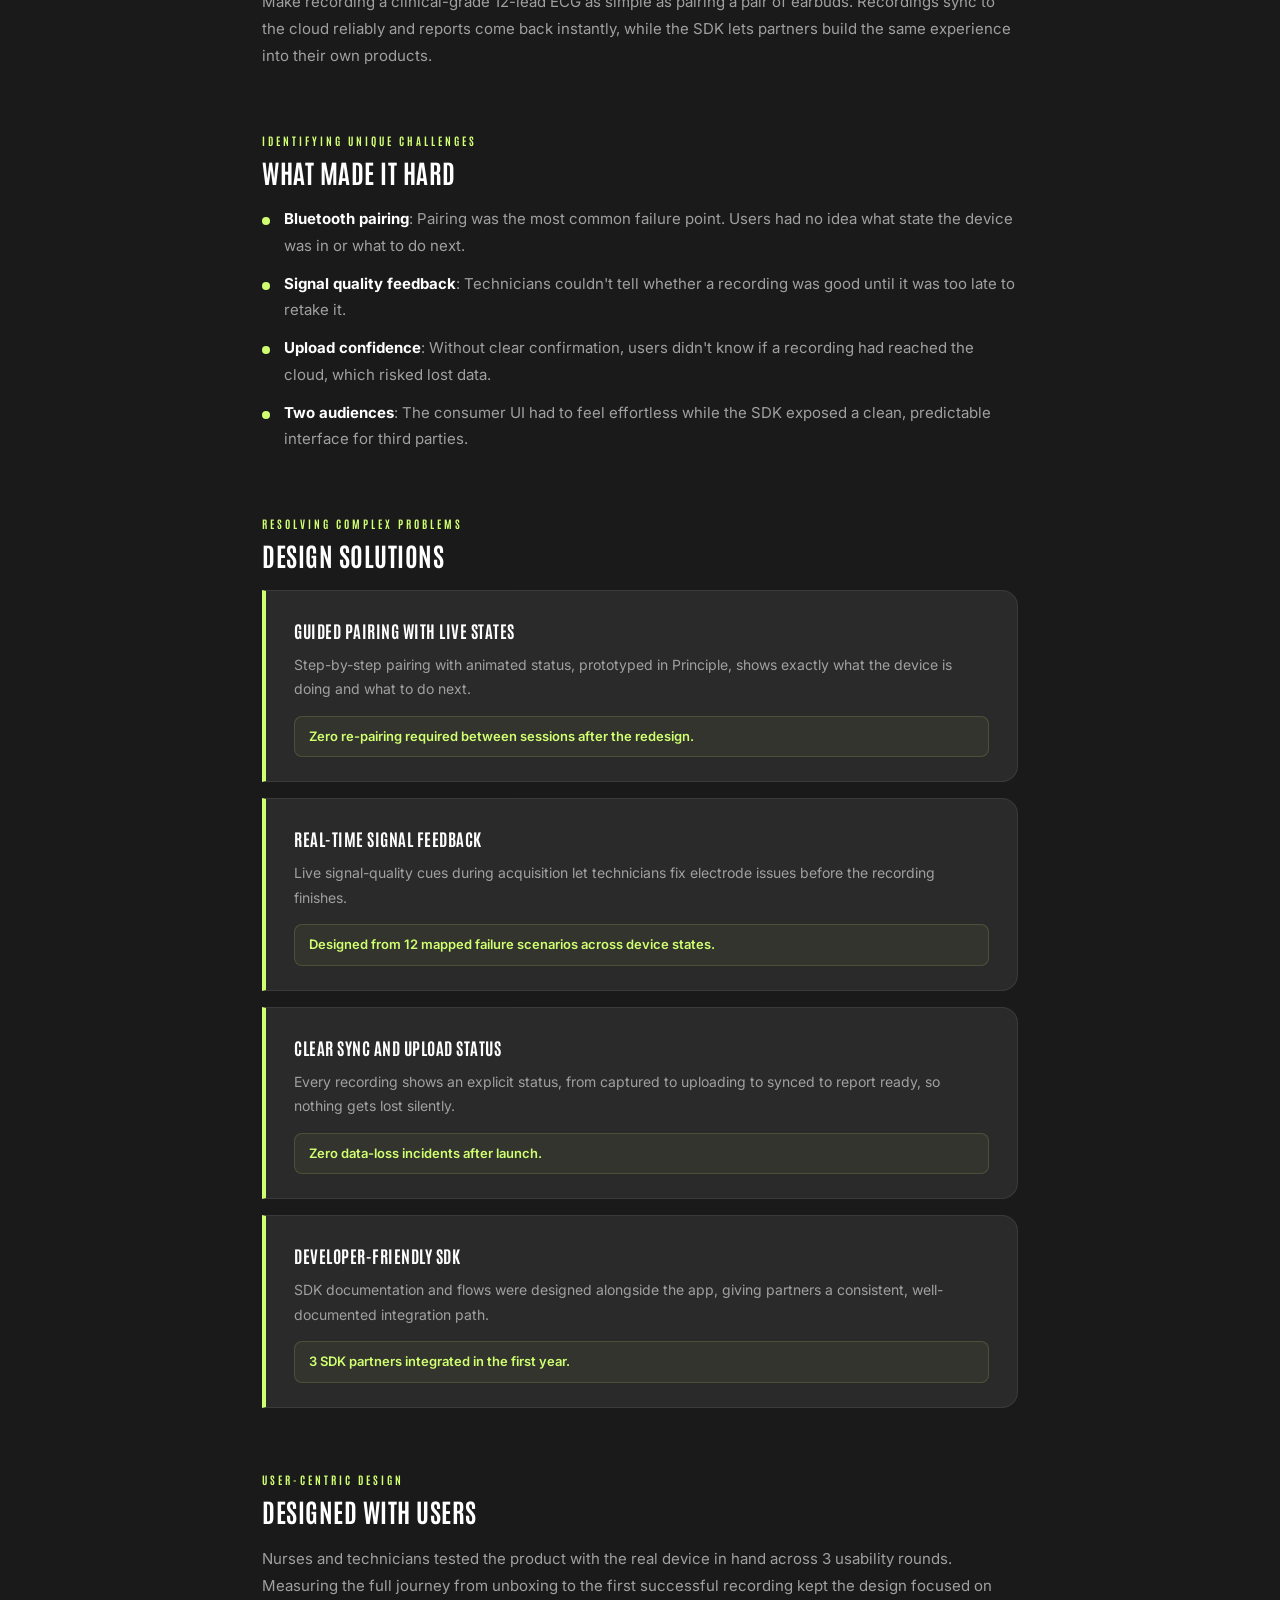
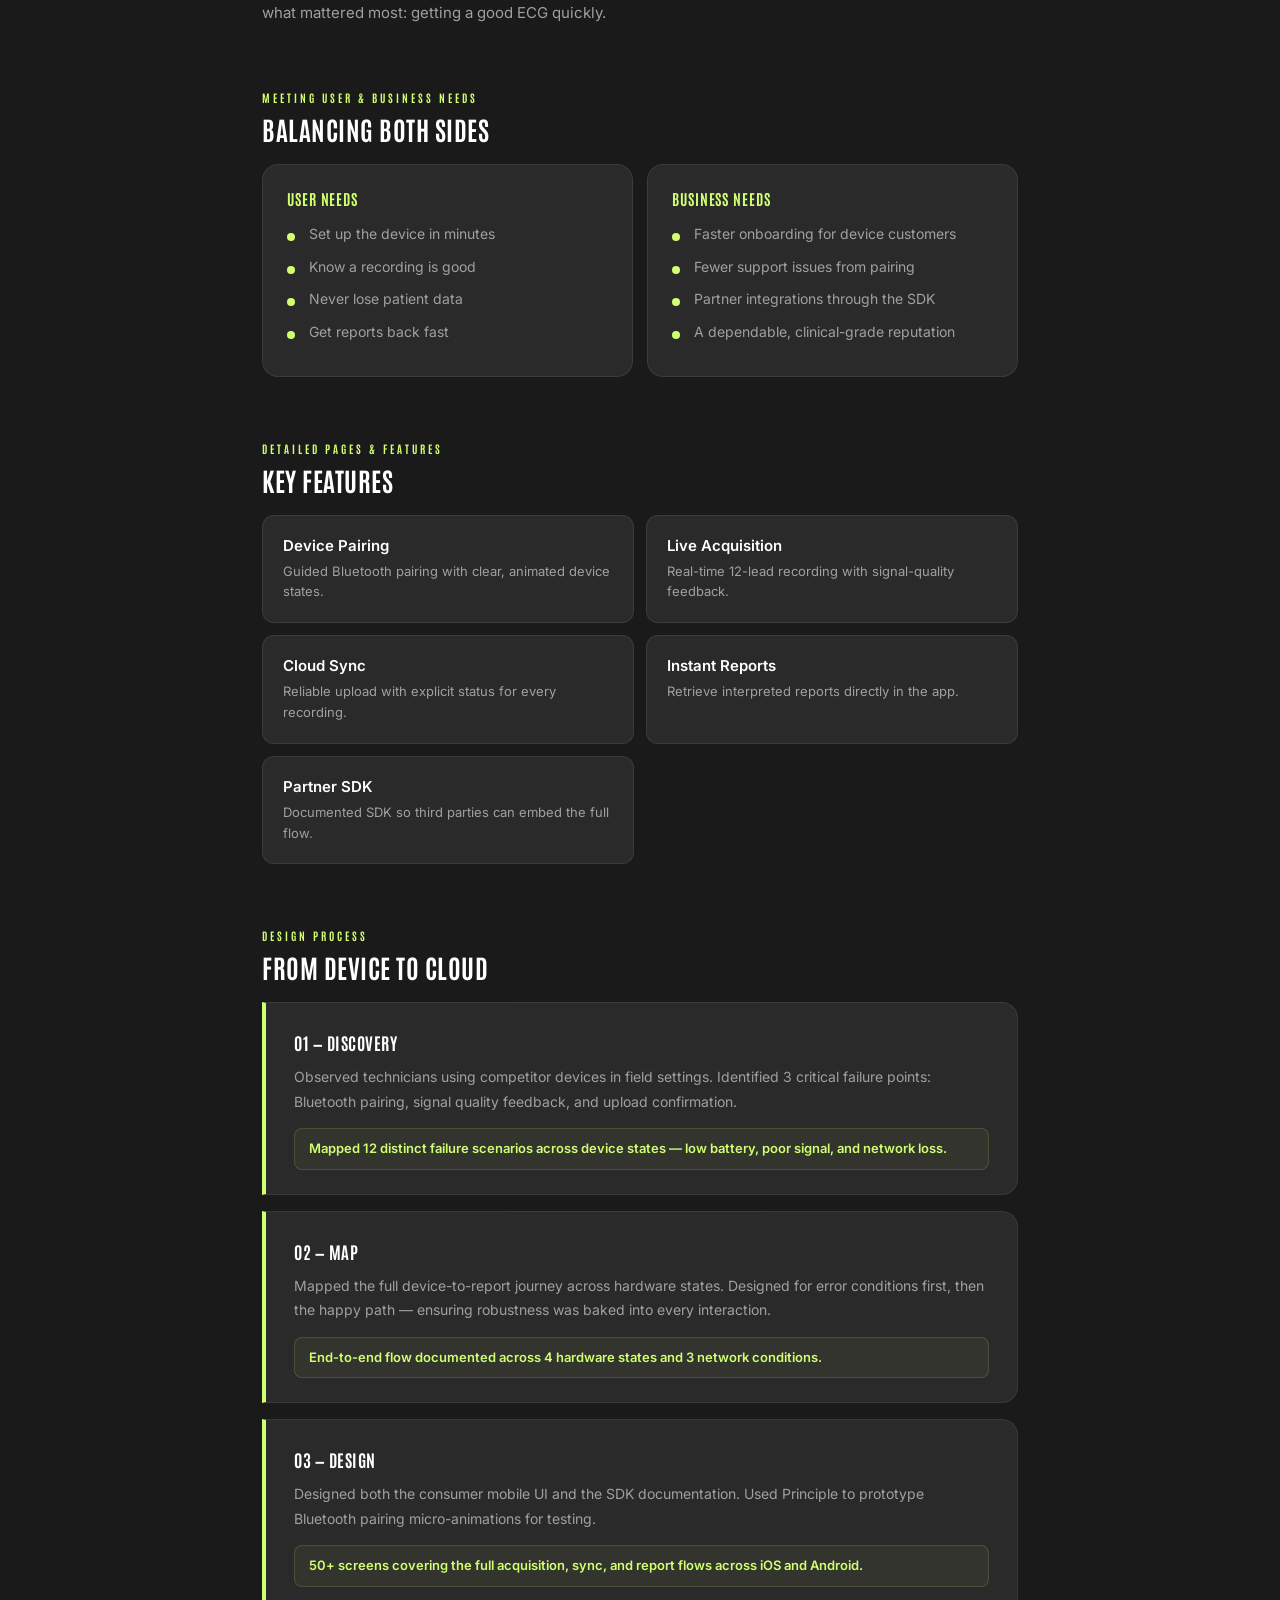
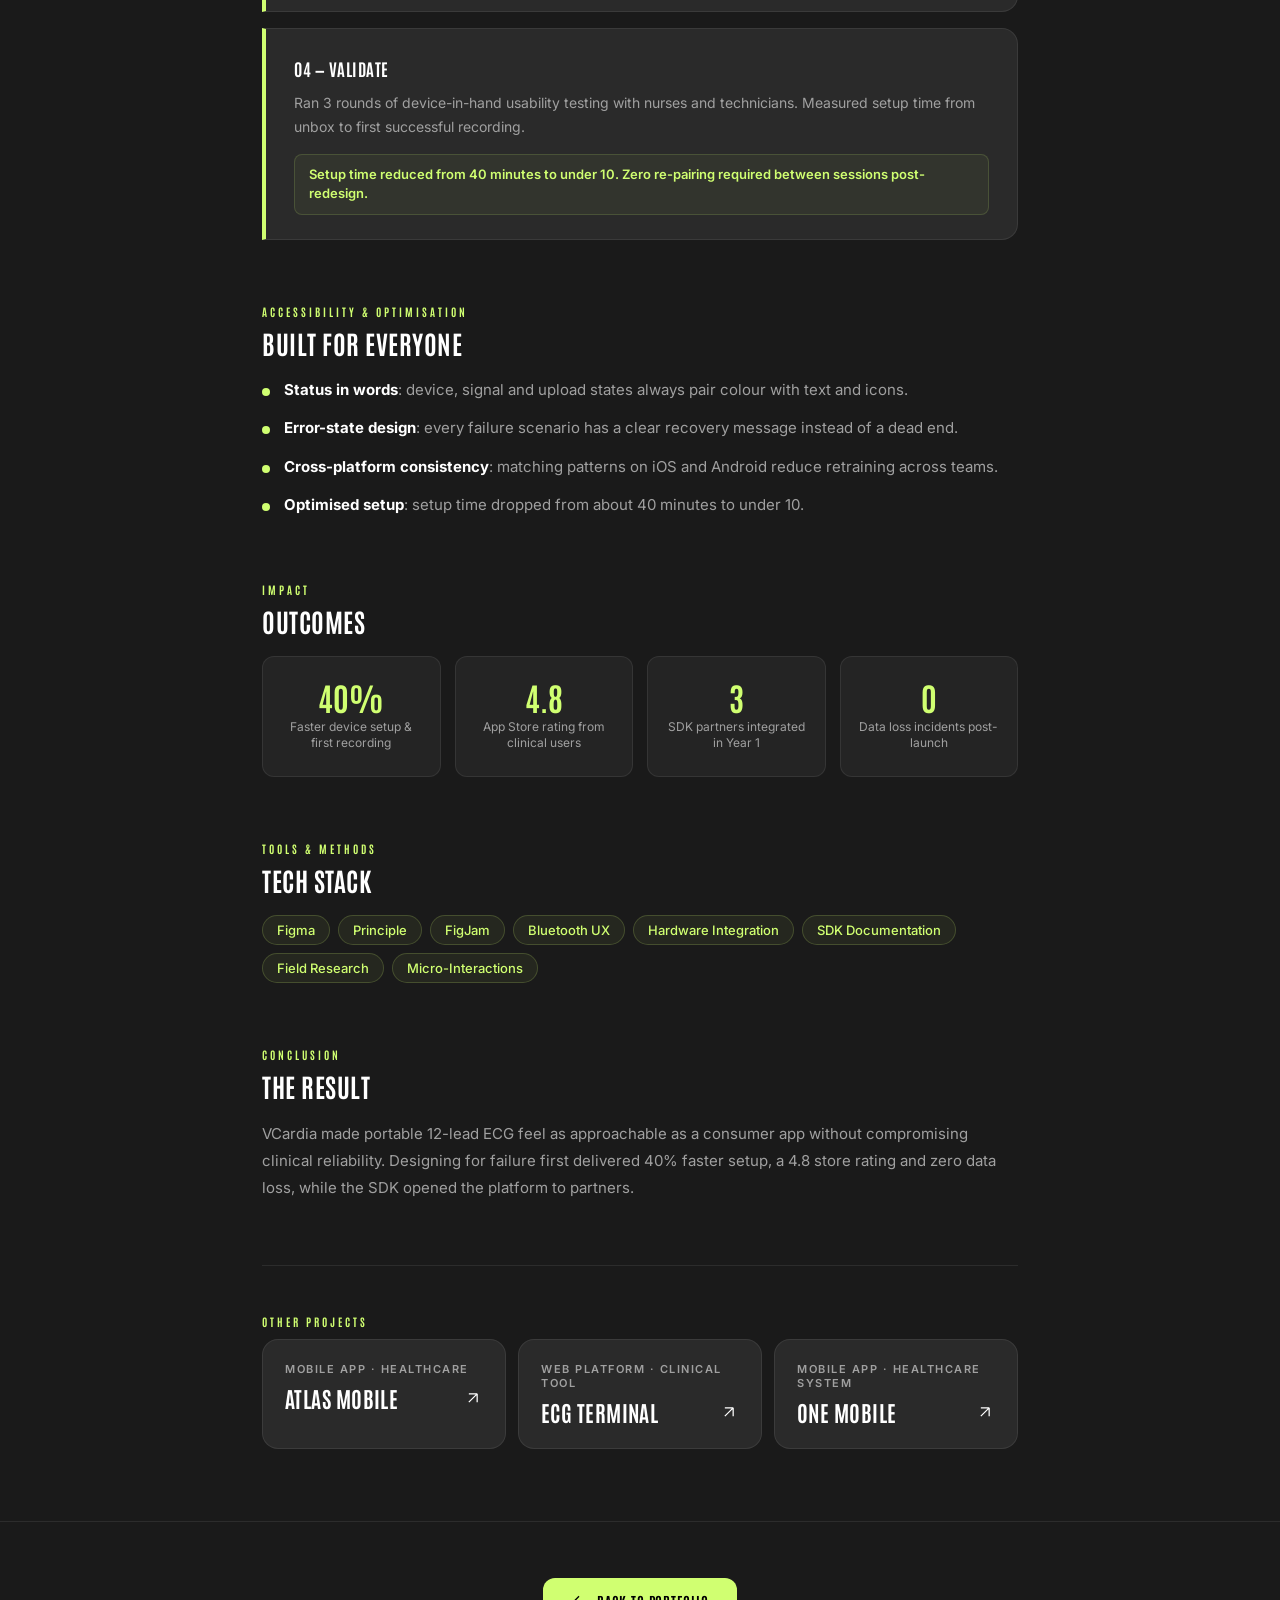
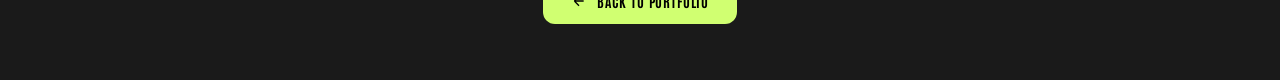
<file: vcardia.html>
<!DOCTYPE html>
<html lang="en">
<head>
    <meta charset="UTF-8">
    <meta name="viewport" content="width=device-width, initial-scale=1.0">
    <title>VCardia – Case Study | Vineesh P</title>
    <link rel="icon" type="image/svg+xml" href="favicon.svg">
    <link rel="preconnect" href="https://fonts.googleapis.com">
    <link rel="preconnect" href="https://fonts.gstatic.com" crossorigin>
    <link href="https://fonts.googleapis.com/css2?family=Antonio:wght@300;400;500;600;700&family=Inter:wght@300;400;500;600;700&display=swap" rel="stylesheet">
    <link rel="stylesheet" href="styles.css">
    <link rel="stylesheet" href="case-study.css">
</head>
<body>
    <div class="cursor-dot" id="cursorDot"></div>
    <div class="cursor-outline" id="cursorOutline"></div>

    <!-- Nav -->
    <nav class="cs-nav">
        <a href="index.html#work" class="cs-back">
            <svg width="16" height="16" viewBox="0 0 24 24" fill="none" stroke="currentColor" stroke-width="2"><path d="M19 12H5M5 12l7 7M5 12l7-7"/></svg>
            Portfolio
        </a>
        <span class="cs-nav-title">VCardia Mobile</span>
        <button class="theme-toggle-cs" id="themeToggle" aria-label="Toggle theme">
            <svg class="icon-sun" width="16" height="16" viewBox="0 0 24 24" fill="none" stroke="currentColor" stroke-width="1.5"><circle cx="12" cy="12" r="5"/><path d="M12 1v2M12 21v2M4.22 4.22l1.42 1.42M18.36 18.36l1.42 1.42M1 12h2M21 12h2M4.22 19.78l1.42-1.42M18.36 5.64l1.42-1.42"/></svg>
            <svg class="icon-moon" width="16" height="16" viewBox="0 0 24 24" fill="none" stroke="currentColor" stroke-width="1.5"><path d="M21 12.79A9 9 0 1 1 11.21 3 7 7 0 0 0 21 12.79z"/></svg>
        </button>
    </nav>

    <!-- Hero -->
    <div class="cs-product-hero">
        <div class="cs-hero-badge">UI/UX Design &middot; Mobile + SDK &middot; Hardware Integration</div>
        <h1>VCardia Mobile</h1>
        <p class="cs-tagline">A mobile app and SDK integrated with a portable 12-lead ECG device — enabling real-time acquisition, cloud upload, and instant report retrieval.</p>
        <div class="cs-hero-stats">
            <div class="cs-hero-stat">
                <strong>40%</strong>
                <span>Faster Device Setup</span>
            </div>
            <div class="cs-hero-stat">
                <strong>4.8</strong>
                <span>App Store Rating</span>
            </div>
            <div class="cs-hero-stat">
                <strong>3</strong>
                <span>SDK Partners</span>
            </div>
            <div class="cs-hero-stat">
                <strong>0</strong>
                <span>Data Loss Incidents</span>
            </div>
        </div>
    </div>

    <!-- Content -->
    <div class="cs-product-content">

        <!-- Overview -->
        <div class="cs-section">
            <span class="cs-section-label">Overview</span>
            <h2>The Challenge</h2>
            <p>Portable 12-lead ECG devices existed, but pairing them with a seamless digital experience was an unmet need. Clinicians struggled with complex setup flows, lost recordings, and no way to sync data to the cloud reliably.</p>
            <p>VCardia needed to feel as simple as a consumer app while meeting the reliability demands of clinical hardware. The SDK additionally had to expose a clean developer interface for third-party integrations.</p>
        </div>

        <!-- Project Details -->
        <div class="cs-section">
            <span class="cs-section-label">Project Details</span>
            <h2>At a Glance</h2>
            <div class="cs-spec-grid">
                <div class="cs-spec-item">
                    <div class="cs-spec-label">Role</div>
                    <div class="cs-spec-val">UI/UX Designer</div>
                </div>
                <div class="cs-spec-item">
                    <div class="cs-spec-label">Duration</div>
                    <div class="cs-spec-val">4 Months</div>
                </div>
                <div class="cs-spec-item">
                    <div class="cs-spec-label">Platform</div>
                    <div class="cs-spec-val">iOS · Android · SDK</div>
                </div>
                <div class="cs-spec-item">
                    <div class="cs-spec-label">Tools</div>
                    <div class="cs-spec-val">Figma · Principle · FigJam</div>
                </div>
                <div class="cs-spec-item">
                    <div class="cs-spec-label">Company</div>
                    <div class="cs-spec-val">Tricog Health</div>
                </div>
                <div class="cs-spec-item">
                    <div class="cs-spec-label">Year</div>
                    <div class="cs-spec-val">2024</div>
                </div>
            </div>
        </div>

        <!-- Approach -->
        <div class="cs-section">
            <span class="cs-section-label">My Approach</span>
            <h2>How I Approached It</h2>
            <p>I designed for failure first. Before the happy path, I mapped what happens when the battery is low, the signal is noisy or the network drops, so the app stays calm and helpful when hardware misbehaves.</p>
            <p>VCardia also had two audiences: clinicians using the app and developers integrating the SDK. I designed both experiences side by side so they shared the same mental model.</p>
        </div>

        <!-- Vision -->
        <div class="cs-section">
            <span class="cs-section-label">Vision &amp; Innovation</span>
            <h2>The Vision</h2>
            <p>Make recording a clinical-grade 12-lead ECG as simple as pairing a pair of earbuds. Recordings sync to the cloud reliably and reports come back instantly, while the SDK lets partners build the same experience into their own products.</p>
        </div>

        <!-- Challenges -->
        <div class="cs-section">
            <span class="cs-section-label">Identifying Unique Challenges</span>
            <h2>What Made It Hard</h2>
            <ul class="cs-list">
                <li><strong>Bluetooth pairing</strong>: Pairing was the most common failure point. Users had no idea what state the device was in or what to do next.</li>
                <li><strong>Signal quality feedback</strong>: Technicians couldn't tell whether a recording was good until it was too late to retake it.</li>
                <li><strong>Upload confidence</strong>: Without clear confirmation, users didn't know if a recording had reached the cloud, which risked lost data.</li>
                <li><strong>Two audiences</strong>: The consumer UI had to feel effortless while the SDK exposed a clean, predictable interface for third parties.</li>
            </ul>
        </div>

        <!-- Solutions -->
        <div class="cs-section">
            <span class="cs-section-label">Resolving Complex Problems</span>
            <h2>Design Solutions</h2>
            <div class="cs-challenge-card">
                <h3>Guided pairing with live states</h3>
                <p>Step-by-step pairing with animated status, prototyped in Principle, shows exactly what the device is doing and what to do next.</p>
                <div class="cs-challenge-result">Zero re-pairing required between sessions after the redesign.</div>
            </div>

            <div class="cs-challenge-card">
                <h3>Real-time signal feedback</h3>
                <p>Live signal-quality cues during acquisition let technicians fix electrode issues before the recording finishes.</p>
                <div class="cs-challenge-result">Designed from 12 mapped failure scenarios across device states.</div>
            </div>

            <div class="cs-challenge-card">
                <h3>Clear sync and upload status</h3>
                <p>Every recording shows an explicit status, from captured to uploading to synced to report ready, so nothing gets lost silently.</p>
                <div class="cs-challenge-result">Zero data-loss incidents after launch.</div>
            </div>

            <div class="cs-challenge-card">
                <h3>Developer-friendly SDK</h3>
                <p>SDK documentation and flows were designed alongside the app, giving partners a consistent, well-documented integration path.</p>
                <div class="cs-challenge-result">3 SDK partners integrated in the first year.</div>
            </div>
        </div>

        <!-- User-Centric Design -->
        <div class="cs-section">
            <span class="cs-section-label">User-Centric Design</span>
            <h2>Designed With Users</h2>
            <p>Nurses and technicians tested the product with the real device in hand across 3 usability rounds. Measuring the full journey from unboxing to the first successful recording kept the design focused on what mattered most: getting a good ECG quickly.</p>
        </div>

        <!-- Needs -->
        <div class="cs-section">
            <span class="cs-section-label">Meeting User &amp; Business Needs</span>
            <h2>Balancing Both Sides</h2>
            <div class="cs-needs-grid">
                <div class="cs-needs-card">
                    <h3>User Needs</h3>
                    <ul class="cs-list">
                    <li>Set up the device in minutes</li>
                    <li>Know a recording is good</li>
                    <li>Never lose patient data</li>
                    <li>Get reports back fast</li>
                    </ul>
                </div>
                <div class="cs-needs-card">
                    <h3>Business Needs</h3>
                    <ul class="cs-list">
                    <li>Faster onboarding for device customers</li>
                    <li>Fewer support issues from pairing</li>
                    <li>Partner integrations through the SDK</li>
                    <li>A dependable, clinical-grade reputation</li>
                    </ul>
                </div>
            </div>
        </div>

        <!-- Features -->
        <div class="cs-section">
            <span class="cs-section-label">Detailed Pages &amp; Features</span>
            <h2>Key Features</h2>
            <div class="cs-feature-grid">
                <div class="cs-feature-item">
                    <h3>Device Pairing</h3>
                    <p>Guided Bluetooth pairing with clear, animated device states.</p>
                </div>
                <div class="cs-feature-item">
                    <h3>Live Acquisition</h3>
                    <p>Real-time 12-lead recording with signal-quality feedback.</p>
                </div>
                <div class="cs-feature-item">
                    <h3>Cloud Sync</h3>
                    <p>Reliable upload with explicit status for every recording.</p>
                </div>
                <div class="cs-feature-item">
                    <h3>Instant Reports</h3>
                    <p>Retrieve interpreted reports directly in the app.</p>
                </div>
                <div class="cs-feature-item">
                    <h3>Partner SDK</h3>
                    <p>Documented SDK so third parties can embed the full flow.</p>
                </div>
            </div>
        </div>

        <!-- Process -->
        <div class="cs-section">
            <span class="cs-section-label">Design Process</span>
            <h2>From Device to Cloud</h2>

            <div class="cs-challenge-card">
                <h3>01 — Discovery</h3>
                <p>Observed technicians using competitor devices in field settings. Identified 3 critical failure points: Bluetooth pairing, signal quality feedback, and upload confirmation.</p>
                <div class="cs-challenge-result">Mapped 12 distinct failure scenarios across device states — low battery, poor signal, and network loss.</div>
            </div>

            <div class="cs-challenge-card">
                <h3>02 — Map</h3>
                <p>Mapped the full device-to-report journey across hardware states. Designed for error conditions first, then the happy path — ensuring robustness was baked into every interaction.</p>
                <div class="cs-challenge-result">End-to-end flow documented across 4 hardware states and 3 network conditions.</div>
            </div>

            <div class="cs-challenge-card">
                <h3>03 — Design</h3>
                <p>Designed both the consumer mobile UI and the SDK documentation. Used Principle to prototype Bluetooth pairing micro-animations for testing.</p>
                <div class="cs-challenge-result">50+ screens covering the full acquisition, sync, and report flows across iOS and Android.</div>
            </div>

            <div class="cs-challenge-card">
                <h3>04 — Validate</h3>
                <p>Ran 3 rounds of device-in-hand usability testing with nurses and technicians. Measured setup time from unbox to first successful recording.</p>
                <div class="cs-challenge-result">Setup time reduced from 40 minutes to under 10. Zero re-pairing required between sessions post-redesign.</div>
            </div>
        </div>

        <!-- Accessibility -->
        <div class="cs-section">
            <span class="cs-section-label">Accessibility &amp; Optimisation</span>
            <h2>Built for Everyone</h2>
            <ul class="cs-list">
                <li><strong>Status in words</strong>: device, signal and upload states always pair colour with text and icons.</li>
                <li><strong>Error-state design</strong>: every failure scenario has a clear recovery message instead of a dead end.</li>
                <li><strong>Cross-platform consistency</strong>: matching patterns on iOS and Android reduce retraining across teams.</li>
                <li><strong>Optimised setup</strong>: setup time dropped from about 40 minutes to under 10.</li>
            </ul>
        </div>

        <!-- Impact -->
        <div class="cs-section">
            <span class="cs-section-label">Impact</span>
            <h2>Outcomes</h2>
            <div class="cs-impact-row">
                <div class="cs-impact-item">
                    <div class="cs-impact-num">40%</div>
                    <div class="cs-impact-label">Faster device setup &amp; first recording</div>
                </div>
                <div class="cs-impact-item">
                    <div class="cs-impact-num">4.8</div>
                    <div class="cs-impact-label">App Store rating from clinical users</div>
                </div>
                <div class="cs-impact-item">
                    <div class="cs-impact-num">3</div>
                    <div class="cs-impact-label">SDK partners integrated in Year 1</div>
                </div>
                <div class="cs-impact-item">
                    <div class="cs-impact-num">0</div>
                    <div class="cs-impact-label">Data loss incidents post-launch</div>
                </div>
            </div>
        </div>

        <!-- Tools -->
        <div class="cs-section">
            <span class="cs-section-label">Tools &amp; Methods</span>
            <h2>Tech Stack</h2>
            <div class="cs-tag-list">
                <span class="cs-tag-pill">Figma</span>
                <span class="cs-tag-pill">Principle</span>
                <span class="cs-tag-pill">FigJam</span>
                <span class="cs-tag-pill">Bluetooth UX</span>
                <span class="cs-tag-pill">Hardware Integration</span>
                <span class="cs-tag-pill">SDK Documentation</span>
                <span class="cs-tag-pill">Field Research</span>
                <span class="cs-tag-pill">Micro-Interactions</span>
            </div>
        </div>

        <!-- Conclusion -->
        <div class="cs-section">
            <span class="cs-section-label">Conclusion</span>
            <h2>The Result</h2>
            <p>VCardia made portable 12-lead ECG feel as approachable as a consumer app without compromising clinical reliability. Designing for failure first delivered 40% faster setup, a 4.8 store rating and zero data loss, while the SDK opened the platform to partners.</p>
        </div>

        <!-- Other projects -->
        <div class="cs-other-projects">
            <span class="cs-section-label">Other Projects</span>
            <div class="cs-other-grid">
                <a href="atlas-mobile.html" class="cs-other-card">
                    <span class="cs-other-type">Mobile App · Healthcare</span>
                    <span class="cs-other-name">Atlas Mobile <svg width="20" height="20" viewBox="0 0 24 24" fill="none" stroke="currentColor" stroke-width="1.5"><path d="M7 17L17 7M17 7H7M17 7V17"/></svg></span>
                </a>
                <a href="ecg-terminal.html" class="cs-other-card">
                    <span class="cs-other-type">Web Platform · Clinical Tool</span>
                    <span class="cs-other-name">ECG Terminal <svg width="20" height="20" viewBox="0 0 24 24" fill="none" stroke="currentColor" stroke-width="1.5"><path d="M7 17L17 7M17 7H7M17 7V17"/></svg></span>
                </a>
                <a href="one-mobile.html" class="cs-other-card">
                    <span class="cs-other-type">Mobile App · Healthcare System</span>
                    <span class="cs-other-name">One Mobile <svg width="20" height="20" viewBox="0 0 24 24" fill="none" stroke="currentColor" stroke-width="1.5"><path d="M7 17L17 7M17 7H7M17 7V17"/></svg></span>
                </a>
            </div>
        </div>

    </div>

    <!-- Footer -->
    <div class="cs-product-footer">
        <a href="index.html#work" class="cs-back-btn">
            <svg width="16" height="16" viewBox="0 0 24 24" fill="none" stroke="currentColor" stroke-width="2"><path d="M19 12H5M5 12l7 7M5 12l7-7"/></svg>
            Back to Portfolio
        </a>
    </div>

    <script src="script.js"></script>
</body>
</html>
</file>
<file: styles.css>
/* ===== CSS Variables ===== */
:root {
    --bg: #1a1a1a;
    --bg-secondary: #242424;
    --bg-card: #2a2a2a;
    --text: #ffffff;
    --text-secondary: #a0a0a0;
    --accent: #d0ff71;
    --accent-secondary: #5e67e6;
    --border: rgba(255, 255, 255, 0.08);
    --border-hover: rgba(255, 255, 255, 0.15);
    --font-heading: 'Antonio', sans-serif;
    --font-body: 'Inter', sans-serif;
    --ease: cubic-bezier(0.16, 1, 0.3, 1);
    --transition: 0.4s var(--ease);
}

/* ===== Light Theme ===== */
[data-theme="light"] {
    --bg: #f5f5f0;
    --bg-secondary: #eaeae5;
    --bg-card: #ffffff;
    --text: #1a1a1a;
    --text-secondary: #6b6b6b;
    --accent: #5e67e6;
    --accent-secondary: #d0ff71;
    --border: rgba(0, 0, 0, 0.08);
    --border-hover: rgba(0, 0, 0, 0.15);
}

[data-theme="light"] .navbar.scrolled {
    background: rgba(245, 245, 240, 0.85);
}

[data-theme="light"] .hero-title-outline {
    -webkit-text-stroke-color: var(--text);
}

[data-theme="light"] .service-number {
    color: rgba(0, 0, 0, 0.06);
}

[data-theme="light"] .project-placeholder-text {
    color: rgba(255, 255, 255, 0.3);
}

[data-theme="light"] .cursor-dot {
    background: var(--accent);
}

[data-theme="light"] .cursor-outline {
    border-color: var(--accent);
}

[data-theme="light"] .cursor-outline.hover {
    border-color: var(--accent);
    background: rgba(94, 103, 230, 0.06);
}

[data-theme="light"] .hero-badge {
    color: var(--accent);
    border-color: rgba(94, 103, 230, 0.25);
}

[data-theme="light"] .badge-dot {
    background: var(--accent);
}

[data-theme="light"] .btn-primary:hover {
    background: #4a53d4;
    box-shadow: 0 8px 30px rgba(94, 103, 230, 0.25);
}

[data-theme="light"] .contact-email {
    border-color: rgba(94, 103, 230, 0.3);
}

[data-theme="light"] .contact-email:hover {
    background: var(--accent);
    color: #fff;
    border-color: var(--accent);
    box-shadow: 0 8px 30px rgba(94, 103, 230, 0.25);
}

[data-theme="light"] .tool-tag:hover {
    background: rgba(94, 103, 230, 0.06);
}

[data-theme="light"] .social-link:hover {
    background: rgba(94, 103, 230, 0.06);
}

[data-theme="light"] .service-card::before {
    background: linear-gradient(135deg, rgba(94, 103, 230, 0.04), transparent);
}

[data-theme="light"] .project-card:hover {
    box-shadow: 0 20px 60px rgba(0, 0, 0, 0.1);
}

/* ===== Reset ===== */
*, *::before, *::after {
    margin: 0;
    padding: 0;
    box-sizing: border-box;
}

html {
    scroll-behavior: smooth;
    -webkit-font-smoothing: antialiased;
    -moz-osx-font-smoothing: grayscale;
    overflow-x: hidden;
}

body {
    font-family: var(--font-body);
    background: var(--bg);
    color: var(--text);
    overflow-x: hidden;
    cursor: none;
    transition: background 0.4s ease, color 0.4s ease;
}

a {
    text-decoration: none;
    color: inherit;
    cursor: none;
}

button {
    cursor: none;
}

img {
    max-width: 100%;
    display: block;
}

/* ===== Custom Cursor ===== */
.cursor-dot {
    width: 8px;
    height: 8px;
    background: var(--accent);
    border-radius: 50%;
    position: fixed;
    top: 0;
    left: 0;
    pointer-events: none;
    z-index: 9999;
    transition: transform 0.1s ease;
}

.cursor-outline {
    width: 36px;
    height: 36px;
    border: 1.5px solid var(--accent);
    border-radius: 50%;
    position: fixed;
    top: 0;
    left: 0;
    pointer-events: none;
    z-index: 9998;
    transition: transform 0.15s ease, width 0.3s ease, height 0.3s ease, border-color 0.3s ease;
}

.cursor-outline.hover {
    width: 56px;
    height: 56px;
    border-color: var(--accent);
    background: rgba(208, 255, 113, 0.06);
}

/* ===== Navigation ===== */
.navbar {
    position: fixed;
    top: 0;
    left: 0;
    right: 0;
    z-index: 100;
    padding: 20px 0;
    transition: background var(--transition), padding var(--transition), backdrop-filter var(--transition);
}

.navbar.scrolled {
    background: rgba(26, 26, 26, 0.85);
    backdrop-filter: blur(20px);
    -webkit-backdrop-filter: blur(20px);
    padding: 14px 0;
    border-bottom: 1px solid var(--border);
}

.nav-container {
    max-width: 1280px;
    margin: 0 auto;
    padding: 0 40px;
    display: flex;
    align-items: center;
    justify-content: space-between;
}

.nav-logo {
    font-family: var(--font-heading);
    font-size: 1.6rem;
    font-weight: 700;
    letter-spacing: -0.02em;
    text-transform: lowercase;
}

.accent {
    color: var(--accent);
}

.nav-links {
    display: flex;
    gap: 36px;
}

.nav-link {
    font-size: 0.875rem;
    font-weight: 400;
    color: var(--text-secondary);
    transition: color var(--transition);
    position: relative;
    letter-spacing: 0.01em;
}

.nav-link::after {
    content: '';
    position: absolute;
    bottom: -4px;
    left: 0;
    width: 0;
    height: 1.5px;
    background: var(--accent);
    transition: width var(--transition);
}

.nav-link:hover,
.nav-link.active {
    color: var(--text);
}

.nav-link:hover::after,
.nav-link.active::after {
    width: 100%;
}

.nav-actions {
    display: flex;
    align-items: center;
    gap: 16px;
}

.nav-cta {
    font-size: 0.875rem;
    font-weight: 500;
    padding: 10px 24px;
    border: 1px solid var(--border-hover);
    border-radius: 100px;
    transition: all var(--transition);
    letter-spacing: 0.01em;
}

.nav-cta:hover {
    background: var(--accent);
    color: var(--bg);
    border-color: var(--accent);
}

/* Theme Toggle */
.theme-toggle {
    width: 42px;
    height: 42px;
    border-radius: 50%;
    border: 1px solid var(--border-hover);
    background: transparent;
    display: flex;
    align-items: center;
    justify-content: center;
    color: var(--text);
    transition: all var(--transition);
    position: relative;
    cursor: none;
}

.theme-toggle:hover {
    border-color: var(--accent);
    color: var(--accent);
    background: rgba(208, 255, 113, 0.05);
}

[data-theme="light"] .theme-toggle:hover {
    background: rgba(94, 103, 230, 0.06);
}

.theme-toggle .icon-sun,
.theme-toggle .icon-moon {
    position: absolute;
    transition: opacity 0.3s ease, transform 0.3s ease;
}

.theme-toggle .icon-sun {
    opacity: 0;
    transform: rotate(-90deg) scale(0.5);
}

.theme-toggle .icon-moon {
    opacity: 1;
    transform: rotate(0deg) scale(1);
}

[data-theme="light"] .theme-toggle .icon-sun {
    opacity: 1;
    transform: rotate(0deg) scale(1);
}

[data-theme="light"] .theme-toggle .icon-moon {
    opacity: 0;
    transform: rotate(90deg) scale(0.5);
}

.hamburger {
    display: none;
    flex-direction: column;
    gap: 5px;
    background: none;
    border: none;
    padding: 4px;
}

.hamburger span {
    width: 24px;
    height: 1.5px;
    background: var(--text);
    transition: all 0.3s ease;
    transform-origin: center;
}

.hamburger.active span:nth-child(1) {
    transform: rotate(45deg) translate(4px, 4px);
}

.hamburger.active span:nth-child(2) {
    opacity: 0;
}

.hamburger.active span:nth-child(3) {
    transform: rotate(-45deg) translate(5px, -5px);
}

/* Mobile Menu */
.mobile-menu {
    position: fixed;
    top: 0;
    left: 0;
    right: 0;
    bottom: 0;
    background: var(--bg);
    z-index: 99;
    display: flex;
    align-items: center;
    justify-content: center;
    opacity: 0;
    pointer-events: none;
    transition: opacity 0.4s ease;
}

.mobile-menu.active {
    opacity: 1;
    pointer-events: all;
}

.mobile-menu-links {
    display: flex;
    flex-direction: column;
    align-items: center;
    gap: 32px;
}

.mobile-link {
    font-family: var(--font-heading);
    font-size: 2.5rem;
    font-weight: 600;
    color: var(--text-secondary);
    transition: color var(--transition);
    text-transform: uppercase;
    letter-spacing: 0.05em;
}

.mobile-link:hover {
    color: var(--accent);
}

/* ===== Hero Section ===== */
.hero {
    min-height: 100vh;
    display: flex;
    align-items: center;
    position: relative;
    padding: 140px 0 80px;
}

.hero-container {
    max-width: 1280px;
    margin: 0 auto;
    padding: 0 40px;
    width: 100%;
}

.hero-badge {
    display: inline-flex;
    align-items: center;
    gap: 10px;
    font-size: 0.8rem;
    font-weight: 500;
    color: var(--accent);
    padding: 8px 18px;
    border: 1px solid rgba(208, 255, 113, 0.2);
    border-radius: 100px;
    margin-bottom: 40px;
    letter-spacing: 0.04em;
    text-transform: uppercase;
}

.badge-dot {
    width: 7px;
    height: 7px;
    background: var(--accent);
    border-radius: 50%;
    animation: pulse 2s ease-in-out infinite;
}

@keyframes pulse {
    0%, 100% { opacity: 1; transform: scale(1); }
    50% { opacity: 0.5; transform: scale(0.8); }
}

.hero-title {
    font-family: var(--font-heading);
    font-size: clamp(3.2rem, 8vw, 6.5rem);
    font-weight: 700;
    line-height: 1.05;
    letter-spacing: -0.03em;
    text-transform: uppercase;
    margin-bottom: 32px;
}

.hero-title-outline {
    -webkit-text-stroke: 1.5px var(--text);
    color: transparent;
}

.hero-subtitle {
    font-size: 1.1rem;
    font-weight: 300;
    color: var(--text-secondary);
    max-width: 520px;
    line-height: 1.7;
    margin-bottom: 44px;
}

.hero-actions {
    display: flex;
    gap: 16px;
    margin-bottom: 80px;
}

.btn {
    display: inline-flex;
    align-items: center;
    gap: 8px;
    font-family: var(--font-body);
    font-size: 0.9rem;
    font-weight: 500;
    padding: 14px 32px;
    border-radius: 100px;
    transition: all var(--transition);
    letter-spacing: 0.01em;
}

.btn-primary {
    background: var(--accent);
    color: var(--bg);
}

.btn-primary:hover {
    background: #e0ff9e;
    transform: translateY(-2px);
    box-shadow: 0 8px 30px rgba(208, 255, 113, 0.2);
}

.btn-secondary {
    border: 1px solid var(--border-hover);
    color: var(--text);
}

.btn-secondary:hover {
    border-color: var(--accent);
    color: var(--accent);
    transform: translateY(-2px);
}

.hero-stats {
    display: flex;
    gap: 60px;
}

.stat {
    display: flex;
    flex-direction: column;
    gap: 6px;
}

.stat-number {
    font-family: var(--font-heading);
    font-size: 3rem;
    font-weight: 700;
    letter-spacing: -0.03em;
}

.stat-label {
    font-size: 0.8rem;
    color: var(--text-secondary);
    text-transform: uppercase;
    letter-spacing: 0.08em;
}

.hero-scroll {
    position: absolute;
    right: 40px;
    bottom: 40px;
    display: flex;
    flex-direction: column;
    align-items: center;
    gap: 12px;
}

.hero-scroll span {
    font-size: 0.7rem;
    letter-spacing: 0.15em;
    text-transform: uppercase;
    color: var(--text-secondary);
    writing-mode: vertical-rl;
}

.scroll-line {
    width: 1px;
    height: 60px;
    background: linear-gradient(to bottom, var(--accent), transparent);
    animation: scrollLine 2s ease-in-out infinite;
}

@keyframes scrollLine {
    0% { transform: scaleY(0); transform-origin: top; }
    50% { transform: scaleY(1); transform-origin: top; }
    51% { transform-origin: bottom; }
    100% { transform: scaleY(0); transform-origin: bottom; }
}

/* ===== Marquee ===== */
.marquee-section {
    padding: 28px 0;
    border-top: 1px solid var(--border);
    border-bottom: 1px solid var(--border);
    overflow: hidden;
    position: relative;
    width: 100%;
}

.marquee-track {
    display: flex;
    width: max-content;
    animation: marquee 25s linear infinite;
}

@keyframes marquee {
    0% { transform: translateX(0); }
    100% { transform: translateX(-50%); }
}

.marquee-content {
    display: flex;
    align-items: center;
    gap: 40px;
    padding-right: 40px;
}

.marquee-content span {
    font-family: var(--font-heading);
    font-size: 1.2rem;
    font-weight: 400;
    text-transform: uppercase;
    letter-spacing: 0.08em;
    white-space: nowrap;
    color: var(--text-secondary);
}

.marquee-dot {
    width: 6px !important;
    height: 6px;
    background: var(--accent);
    border-radius: 50%;
    display: inline-block;
    flex-shrink: 0;
}

/* ===== Section Utilities ===== */
.section-container {
    max-width: 1280px;
    margin: 0 auto;
    padding: 0 40px;
}

.section-label {
    display: inline-flex;
    align-items: center;
    gap: 12px;
    font-size: 0.8rem;
    font-weight: 500;
    text-transform: uppercase;
    letter-spacing: 0.12em;
    color: var(--accent);
    margin-bottom: 32px;
}

.label-line {
    width: 32px;
    height: 1px;
    background: var(--accent);
}

.section-title {
    font-family: var(--font-heading);
    font-size: clamp(2rem, 4.5vw, 3.5rem);
    font-weight: 700;
    letter-spacing: -0.02em;
    text-transform: uppercase;
    line-height: 1.1;
    margin-bottom: 60px;
}

/* ===== About Section ===== */
.about {
    padding: 120px 0;
}

.about-grid {
    display: grid;
    grid-template-columns: 1fr 1fr;
    gap: 80px;
    align-items: start;
}

.about-text {
    font-size: 1rem;
    line-height: 1.8;
    color: var(--text-secondary);
    margin-bottom: 20px;
}

.about-tools {
    display: flex;
    flex-wrap: wrap;
    gap: 10px;
    margin-top: 32px;
}

.tool-tag {
    font-size: 0.8rem;
    font-weight: 500;
    padding: 8px 18px;
    border: 1px solid var(--border);
    border-radius: 100px;
    color: var(--text-secondary);
    transition: all var(--transition);
    letter-spacing: 0.02em;
}

.tool-tag:hover {
    border-color: var(--accent);
    color: var(--accent);
    background: rgba(208, 255, 113, 0.05);
}

/* ===== Services Section ===== */
.services {
    padding: 0 0 120px;
}

.services-grid {
    display: grid;
    grid-template-columns: repeat(4, 1fr);
    gap: 20px;
}

.service-card {
    padding: 40px 32px;
    border: 1px solid var(--border);
    border-radius: 20px;
    transition: all var(--transition);
    position: relative;
    overflow: hidden;
}

.service-card::before {
    content: '';
    position: absolute;
    top: 0;
    left: 0;
    right: 0;
    bottom: 0;
    background: linear-gradient(135deg, rgba(208, 255, 113, 0.04), transparent);
    opacity: 0;
    transition: opacity var(--transition);
}

.service-card:hover {
    border-color: var(--border-hover);
    transform: translateY(-4px);
}

.service-card:hover::before {
    opacity: 1;
}

.service-number {
    font-family: var(--font-heading);
    font-size: 3rem;
    font-weight: 700;
    color: rgba(255, 255, 255, 0.05);
    margin-bottom: 24px;
    position: relative;
}

.service-title {
    font-family: var(--font-heading);
    font-size: 1.3rem;
    font-weight: 600;
    margin-bottom: 14px;
    text-transform: uppercase;
    letter-spacing: 0.02em;
    position: relative;
}

.service-desc {
    font-size: 0.88rem;
    line-height: 1.7;
    color: var(--text-secondary);
    position: relative;
}

/* ===== Work Section ===== */
.work {
    padding: 120px 0;
    background: var(--bg-secondary);
}

.projects-grid {
    display: grid;
    grid-template-columns: repeat(2, 1fr);
    gap: 24px;
}

.project-card {
    border: 1px solid var(--border);
    border-radius: 20px;
    overflow: hidden;
    transition: all var(--transition);
    background: var(--bg);
    display: block;
    text-decoration: none;
    color: inherit;
    cursor: pointer;
}

.project-card:hover {
    border-color: var(--border-hover);
    transform: translateY(-4px);
    box-shadow: 0 20px 60px rgba(0, 0, 0, 0.3);
}

.project-card-large {
    grid-column: span 2;
    display: grid;
    grid-template-columns: 1.2fr 1fr;
}

.project-card-large .project-image {
    height: 100%;
    min-height: 380px;
}

.project-image {
    height: 280px;
    position: relative;
    overflow: hidden;
}

.project-image-inner {
    width: 100%;
    height: 100%;
    display: flex;
    align-items: center;
    justify-content: center;
    transition: transform 0.6s var(--ease);
}

.project-card:hover .project-image-inner {
    transform: scale(1.05);
}

.project-placeholder-text {
    font-family: var(--font-heading);
    font-size: 2rem;
    font-weight: 700;
    color: rgba(255, 255, 255, 0.15);
    text-transform: uppercase;
    letter-spacing: 0.1em;
}

.project-info {
    padding: 32px;
}

.project-tags {
    display: flex;
    gap: 8px;
    margin-bottom: 16px;
}

.project-tags span {
    font-size: 0.72rem;
    font-weight: 500;
    padding: 5px 14px;
    border: 1px solid var(--border);
    border-radius: 100px;
    color: var(--text-secondary);
    text-transform: uppercase;
    letter-spacing: 0.06em;
}

.project-title {
    font-family: var(--font-heading);
    font-size: 1.5rem;
    font-weight: 600;
    margin-bottom: 10px;
    text-transform: uppercase;
    letter-spacing: 0.01em;
}

.project-desc {
    font-size: 0.9rem;
    color: var(--text-secondary);
    line-height: 1.6;
    margin-bottom: 20px;
}

.project-link {
    display: inline-flex;
    align-items: center;
    gap: 8px;
    font-size: 0.85rem;
    font-weight: 500;
    color: var(--accent);
    transition: gap var(--transition);
}

.project-link:hover {
    gap: 14px;
}

/* ===== Experience Section ===== */
.experience {
    padding: 120px 0;
}

.experience-list {
    display: flex;
    flex-direction: column;
}

.experience-item {
    display: grid;
    grid-template-columns: 200px 1fr;
    gap: 60px;
    padding: 40px 0;
    border-bottom: 1px solid var(--border);
    position: relative;
    transition: background 0.5s ease;
}

.experience-item::before {
    content: '';
    position: absolute;
    left: 0;
    top: 0;
    width: 3px;
    height: 100%;
    background: var(--accent);
    transform: scaleY(0);
    transform-origin: bottom;
    transition: transform 0.5s cubic-bezier(0.16, 1, 0.3, 1);
    border-radius: 3px;
}

.experience-item:first-child {
    border-top: 1px solid var(--border);
}

.experience-item:hover {
    background: rgba(208, 255, 113, 0.03);
}

[data-theme="light"] .experience-item:hover {
    background: rgba(94, 103, 230, 0.03);
}

.experience-item:hover::before {
    transform: scaleY(1);
    transform-origin: top;
}

.experience-item .exp-left,
.experience-item .exp-right {
    transition: transform 0.5s cubic-bezier(0.16, 1, 0.3, 1);
}

.experience-item:hover .exp-left,
.experience-item:hover .exp-right {
    transform: translateX(16px);
}

.exp-period {
    font-size: 0.85rem;
    color: var(--text-secondary);
    letter-spacing: 0.02em;
}

.exp-role {
    font-family: var(--font-heading);
    font-size: 1.5rem;
    font-weight: 600;
    margin-bottom: 6px;
    text-transform: uppercase;
    letter-spacing: 0.01em;
    transition: color 0.5s cubic-bezier(0.16, 1, 0.3, 1);
}

.experience-item:hover .exp-role {
    color: var(--accent);
}

.exp-company {
    font-size: 0.9rem;
    color: var(--accent);
    display: block;
    margin-bottom: 12px;
}

.exp-desc {
    font-size: 0.9rem;
    color: var(--text-secondary);
    line-height: 1.6;
    max-width: 560px;
}

/* ===== Contact Section ===== */
.contact {
    padding: 120px 0;
    background: var(--bg-secondary);
}

.contact-content {
    text-align: center;
    max-width: 640px;
    margin: 0 auto;
}

.contact-content .section-label {
    justify-content: center;
}

.contact-title {
    font-family: var(--font-heading);
    font-size: clamp(2.2rem, 5vw, 3.8rem);
    font-weight: 700;
    text-transform: uppercase;
    letter-spacing: -0.02em;
    line-height: 1.1;
    margin-bottom: 24px;
}

.contact-desc {
    font-size: 1.05rem;
    color: var(--text-secondary);
    line-height: 1.7;
    margin-bottom: 40px;
}

.contact-email {
    display: inline-block;
    font-family: var(--font-heading);
    font-size: 1.4rem;
    font-weight: 500;
    color: var(--accent);
    padding: 16px 40px;
    border: 1px solid rgba(208, 255, 113, 0.3);
    border-radius: 100px;
    transition: all var(--transition);
    margin-bottom: 48px;
    letter-spacing: 0.02em;
}

.contact-email:hover {
    background: var(--accent);
    color: var(--bg);
    border-color: var(--accent);
    transform: translateY(-2px);
    box-shadow: 0 8px 30px rgba(208, 255, 113, 0.2);
}

.social-links {
    display: flex;
    justify-content: center;
    gap: 16px;
}

.social-link {
    width: 48px;
    height: 48px;
    border: 1px solid var(--border);
    border-radius: 50%;
    display: flex;
    align-items: center;
    justify-content: center;
    color: var(--text-secondary);
    transition: all var(--transition);
}

.social-link:hover {
    border-color: var(--accent);
    color: var(--accent);
    transform: translateY(-3px);
    background: rgba(208, 255, 113, 0.05);
}

/* ===== Footer ===== */
.footer {
    padding: 32px 0;
    border-top: 1px solid var(--border);
}

.footer-container {
    max-width: 1280px;
    margin: 0 auto;
    padding: 0 40px;
    display: flex;
    align-items: center;
    justify-content: space-between;
}

.footer-logo {
    font-family: var(--font-heading);
    font-size: 1.2rem;
    font-weight: 700;
}

.footer-copy {
    font-size: 0.8rem;
    color: var(--text-secondary);
    margin-top: 4px;
}

.footer-link {
    font-size: 0.85rem;
    color: var(--text-secondary);
    transition: color var(--transition);
}

.footer-link:hover {
    color: var(--accent);
}

/* ===== Animations ===== */
[data-animate] {
    opacity: 0;
    transform: translateY(30px);
    transition: opacity 0.7s var(--ease), transform 0.7s var(--ease);
}

[data-animate].visible {
    opacity: 1;
    transform: translateY(0);
}

/* ===== Responsive ===== */
@media (max-width: 1024px) {
    .services-grid {
        grid-template-columns: repeat(2, 1fr);
    }

    .project-card-large {
        grid-column: span 2;
        grid-template-columns: 1fr;
    }

    .project-card-large .project-image {
        min-height: 280px;
    }

    .about-grid {
        gap: 48px;
    }
}

@media (max-width: 810px) {
    .nav-links {
        display: none;
    }

    .nav-cta {
        display: none;
    }

    .hamburger {
        display: flex;
    }

    .nav-container {
        padding: 0 24px;
    }

    .hero-container,
    .section-container,
    .footer-container {
        padding: 0 24px;
    }

    .hero-title {
        font-size: clamp(2.6rem, 10vw, 4.5rem);
    }

    .hero-stats {
        gap: 36px;
        flex-wrap: wrap;
    }

    .stat-number {
        font-size: 2.4rem;
    }

    .about-grid {
        grid-template-columns: 1fr;
        gap: 32px;
    }

    .services-grid {
        grid-template-columns: 1fr;
    }

    .projects-grid {
        grid-template-columns: 1fr;
    }

    .project-card-large {
        grid-column: span 1;
    }

    .experience-item {
        grid-template-columns: 1fr;
        gap: 8px;
    }

    .hero-scroll {
        display: none;
    }

    .hero-actions {
        flex-direction: column;
        width: fit-content;
    }
}

@media (max-width: 480px) {
    .hero {
        padding: 120px 0 60px;
    }

    .hero-badge {
        font-size: 0.7rem;
        margin-bottom: 28px;
    }

    .hero-subtitle {
        font-size: 1rem;
    }

    .section-title {
        font-size: 2rem;
    }

    .contact-email {
        font-size: 1rem;
        padding: 14px 28px;
    }
}

/* Hide custom cursor on touch devices */
@media (hover: none) and (pointer: coarse) {
    .cursor-dot,
    .cursor-outline {
        display: none;
    }

    body, a, button {
        cursor: auto;
    }
}
</file>
<file: case-study.css>
/* ===== Case Study — Editorial Design ===== */

/* Nav */
.cs-nav {
    position: sticky;
    top: 0;
    z-index: 100;
    background: var(--bg);
    border-bottom: 1px solid var(--border);
    padding: 0 32px;
    height: 60px;
    display: flex;
    align-items: center;
    justify-content: space-between;
    transition: background var(--transition), border-color var(--transition);
}

.cs-back {
    display: flex;
    align-items: center;
    gap: 8px;
    font-size: 13px;
    font-weight: 600;
    color: var(--text-secondary);
    text-decoration: none;
    transition: color var(--transition);
}

.cs-back:hover { color: var(--accent); }

.cs-nav-title {
    font-family: var(--font-heading);
    font-weight: 700;
    font-size: 15px;
    color: var(--text);
    letter-spacing: 0.05em;
    text-transform: uppercase;
}

.theme-toggle-cs {
    width: 36px;
    height: 36px;
    border: 1px solid var(--border);
    border-radius: 50%;
    background: transparent;
    color: var(--text);
    cursor: pointer;
    display: flex;
    align-items: center;
    justify-content: center;
    transition: all var(--transition);
    position: relative;
}

.theme-toggle-cs:hover { border-color: var(--accent); color: var(--accent); }

.theme-toggle-cs .icon-sun,
.theme-toggle-cs .icon-moon {
    position: absolute;
    transition: opacity 0.3s ease, transform 0.3s ease;
}

.theme-toggle-cs .icon-sun  { opacity: 0; transform: rotate(-90deg) scale(0.5); }
.theme-toggle-cs .icon-moon { opacity: 1; transform: rotate(0deg) scale(1); }

[data-theme="light"] .theme-toggle-cs .icon-sun  { opacity: 1; transform: rotate(0deg) scale(1); }
[data-theme="light"] .theme-toggle-cs .icon-moon { opacity: 0; transform: rotate(90deg) scale(0.5); }

/* ===== Hero ===== */
.cs-product-hero {
    background: #07090f;
    padding: 88px 32px 72px;
    text-align: center;
    position: relative;
    overflow: hidden;
    border-bottom: 1px solid rgba(208,255,113,0.08);
}

.cs-product-hero::before {
    content: '';
    position: absolute;
    top: -80px;
    left: 50%;
    transform: translateX(-50%);
    width: 720px;
    height: 400px;
    background: radial-gradient(ellipse at center top, rgba(208,255,113,0.08) 0%, transparent 65%);
    pointer-events: none;
}

[data-theme="light"] .cs-product-hero { border-bottom-color: rgba(94,103,230,0.1); }
[data-theme="light"] .cs-product-hero::before {
    background: radial-gradient(ellipse at center top, rgba(94,103,230,0.07) 0%, transparent 65%);
}

.cs-hero-badge {
    display: inline-flex;
    align-items: center;
    gap: 7px;
    background: rgba(208,255,113,0.06);
    border: 1px solid rgba(208,255,113,0.25);
    border-radius: 20px;
    padding: 5px 16px;
    font-size: 11px;
    font-weight: 600;
    color: #d0ff71;
    letter-spacing: 1.5px;
    text-transform: uppercase;
    margin-bottom: 32px;
}

.cs-product-hero h1 {
    font-family: var(--font-heading);
    font-size: clamp(40px, 7vw, 76px);
    font-weight: 700;
    color: #ffffff;
    letter-spacing: -2px;
    line-height: 1;
    margin-bottom: 22px;
    text-transform: uppercase;
}

.cs-tagline {
    font-size: clamp(14px, 1.8vw, 17px);
    color: rgba(255,255,255,0.45);
    max-width: 580px;
    margin: 0 auto 52px;
    line-height: 1.75;
}

.cs-hero-stats {
    display: flex;
    justify-content: center;
    flex-wrap: wrap;
    border-top: 1px solid rgba(255,255,255,0.07);
    padding-top: 36px;
    gap: 0;
}

.cs-hero-stat {
    text-align: center;
    padding: 0 36px;
    border-right: 1px solid rgba(255,255,255,0.07);
}

.cs-hero-stat:last-child { border-right: none; }

.cs-hero-stat strong {
    display: block;
    font-family: var(--font-heading);
    font-size: 28px;
    font-weight: 700;
    color: #d0ff71;
    letter-spacing: -0.5px;
}

.cs-hero-stat span {
    font-size: 11px;
    color: rgba(255,255,255,0.38);
    text-transform: uppercase;
    letter-spacing: 1px;
    margin-top: 4px;
    display: block;
}

/* ===== Content ===== */
.cs-product-content {
    max-width: 820px;
    margin: 0 auto;
    padding: 72px 32px;
}

.cs-section {
    margin-bottom: 64px;
}

.cs-section-label {
    display: block;
    font-family: var(--font-heading);
    font-size: 11px;
    font-weight: 700;
    letter-spacing: 3px;
    text-transform: uppercase;
    color: var(--accent);
    margin-bottom: 10px;
}

.cs-section h2 {
    font-family: var(--font-heading);
    font-size: 26px;
    font-weight: 700;
    color: var(--text);
    margin-bottom: 20px;
    text-transform: uppercase;
    letter-spacing: 0.02em;
    line-height: 1.1;
}

.cs-section p {
    font-size: 15px;
    color: var(--text-secondary);
    margin-bottom: 14px;
    line-height: 1.8;
}

.cs-section p:last-child { margin-bottom: 0; }
.cs-section p strong { color: var(--text); }

/* ===== Spec Grid ===== */
.cs-spec-grid {
    display: grid;
    grid-template-columns: repeat(auto-fill, minmax(180px, 1fr));
    gap: 12px;
    margin-top: 8px;
}

.cs-spec-item {
    background: var(--bg-card);
    border: 1px solid var(--border);
    border-radius: 12px;
    padding: 16px 18px;
}

.cs-spec-label {
    font-size: 11px;
    font-weight: 600;
    letter-spacing: 1.5px;
    text-transform: uppercase;
    color: var(--text-secondary);
    margin-bottom: 6px;
}

.cs-spec-val {
    font-size: 14px;
    font-weight: 600;
    color: var(--text);
    line-height: 1.4;
}

/* ===== Challenge / Process Cards ===== */
.cs-challenge-card {
    background: var(--bg-card);
    border: 1px solid var(--border);
    border-left: 4px solid var(--accent);
    border-radius: 0 16px 16px 0;
    padding: 28px 28px 24px;
    margin-bottom: 16px;
}

.cs-challenge-card h3 {
    font-family: var(--font-heading);
    font-size: 17px;
    font-weight: 700;
    color: var(--text);
    margin-bottom: 12px;
    text-transform: uppercase;
    letter-spacing: 0.03em;
}

.cs-challenge-card p {
    font-size: 14px;
    color: var(--text-secondary);
    line-height: 1.75;
    margin-bottom: 10px;
}

.cs-challenge-card p:last-child { margin-bottom: 0; }

.cs-challenge-result {
    background: rgba(208,255,113,0.05);
    border: 1px solid rgba(208,255,113,0.15);
    border-radius: 8px;
    padding: 10px 14px;
    font-size: 13px;
    font-weight: 600;
    color: var(--accent);
    margin-top: 14px;
    line-height: 1.5;
}

[data-theme="light"] .cs-challenge-result {
    background: rgba(94,103,230,0.05);
    border-color: rgba(94,103,230,0.15);
}

/* ===== Impact Row ===== */
.cs-impact-row {
    display: grid;
    grid-template-columns: repeat(auto-fill, minmax(160px, 1fr));
    gap: 14px;
}

.cs-impact-item {
    background: var(--bg-secondary);
    border: 1px solid var(--border);
    border-radius: 12px;
    padding: 24px 18px;
    text-align: center;
}

.cs-impact-num {
    font-family: var(--font-heading);
    font-size: 32px;
    font-weight: 700;
    color: var(--accent);
    line-height: 1;
}

.cs-impact-label {
    font-size: 12px;
    color: var(--text-secondary);
    margin-top: 6px;
    line-height: 1.4;
}

/* ===== Tag Pills ===== */
.cs-tag-list {
    display: flex;
    flex-wrap: wrap;
    gap: 8px;
    margin-top: 8px;
}

.cs-tag-pill {
    background: rgba(208,255,113,0.06);
    color: var(--accent);
    border: 1px solid rgba(208,255,113,0.18);
    padding: 6px 14px;
    border-radius: 20px;
    font-size: 13px;
    font-weight: 500;
    font-family: var(--font-body);
}

[data-theme="light"] .cs-tag-pill {
    background: rgba(94,103,230,0.06);
    border-color: rgba(94,103,230,0.18);
}

/* ===== Bullet List ===== */
.cs-list {
    list-style: none;
    margin-top: 8px;
}

.cs-list li {
    position: relative;
    padding-left: 22px;
    font-size: 15px;
    color: var(--text-secondary);
    line-height: 1.75;
    margin-bottom: 12px;
}

.cs-list li:last-child { margin-bottom: 0; }

.cs-list li::before {
    content: '';
    position: absolute;
    left: 0;
    top: 11px;
    width: 8px;
    height: 8px;
    border-radius: 50%;
    background: var(--accent);
}

.cs-list li strong { color: var(--text); }

/* ===== Needs Grid ===== */
.cs-needs-grid {
    display: grid;
    grid-template-columns: repeat(auto-fit, minmax(260px, 1fr));
    gap: 14px;
    margin-top: 8px;
}

.cs-needs-card {
    background: var(--bg-card);
    border: 1px solid var(--border);
    border-radius: 16px;
    padding: 24px;
}

.cs-needs-card h3 {
    font-family: var(--font-heading);
    font-size: 15px;
    font-weight: 700;
    color: var(--accent);
    margin-bottom: 14px;
    text-transform: uppercase;
    letter-spacing: 0.06em;
}

.cs-needs-card .cs-list li { font-size: 14px; margin-bottom: 8px; }

/* ===== Feature Grid ===== */
.cs-feature-grid {
    display: grid;
    grid-template-columns: repeat(auto-fill, minmax(300px, 1fr));
    gap: 12px;
    margin-top: 8px;
}

.cs-feature-item {
    background: var(--bg-card);
    border: 1px solid var(--border);
    border-radius: 12px;
    padding: 20px;
}

.cs-feature-item h3 {
    font-size: 15px;
    font-weight: 600;
    color: var(--text);
    margin-bottom: 6px;
}

.cs-feature-item p {
    font-size: 13px;
    line-height: 1.6;
    margin-bottom: 0;
}

/* ===== Other Projects ===== */
.cs-other-projects {
    padding: 48px 0 0;
    border-top: 1px solid var(--border);
    margin-top: 16px;
}

.cs-other-grid {
    display: grid;
    grid-template-columns: repeat(auto-fit, minmax(220px, 1fr));
    gap: 12px;
}

.cs-other-card {
    display: flex;
    flex-direction: column;
    gap: 8px;
    background: var(--bg-card);
    border: 1px solid var(--border);
    border-radius: 16px;
    padding: 22px;
    text-decoration: none;
    transition: border-color 0.3s ease, transform 0.3s ease;
}

.cs-other-card:hover { border-color: var(--accent); transform: translateY(-3px); }

.cs-other-type {
    font-size: 11px;
    font-weight: 600;
    letter-spacing: 1.5px;
    text-transform: uppercase;
    color: var(--text-secondary);
}

.cs-other-name {
    display: flex;
    justify-content: space-between;
    align-items: center;
    font-family: var(--font-heading);
    font-size: 22px;
    font-weight: 700;
    text-transform: uppercase;
    color: var(--text);
    letter-spacing: 0.02em;
}

.cs-other-card:hover .cs-other-name { color: var(--accent); }

/* ===== Next Project ===== */
.cs-next-project {
    text-align: center;
    padding: 48px 0 0;
    border-top: 1px solid var(--border);
    margin-top: 16px;
}

.cs-next-label-sm {
    display: block;
    font-size: 11px;
    font-weight: 600;
    letter-spacing: 2px;
    text-transform: uppercase;
    color: var(--text-secondary);
    margin-bottom: 16px;
}

.cs-next-link {
    font-family: var(--font-heading);
    font-size: clamp(26px, 4vw, 44px);
    font-weight: 700;
    text-transform: uppercase;
    color: var(--text);
    text-decoration: none;
    display: inline-flex;
    align-items: center;
    gap: 16px;
    transition: color 0.3s ease;
    letter-spacing: 0.02em;
}

.cs-next-link:hover { color: var(--accent); }
.cs-next-link svg { transition: transform 0.3s ease; flex-shrink: 0; }
.cs-next-link:hover svg { transform: translate(4px, -4px); }

/* ===== Footer ===== */
.cs-product-footer {
    text-align: center;
    padding: 56px 32px;
    border-top: 1px solid var(--border);
}

.cs-back-btn {
    display: inline-flex;
    align-items: center;
    gap: 10px;
    background: var(--accent);
    color: #000;
    padding: 14px 28px;
    border-radius: 12px;
    font-size: 14px;
    font-weight: 700;
    text-decoration: none;
    font-family: var(--font-heading);
    letter-spacing: 0.06em;
    text-transform: uppercase;
    transition: opacity 0.25s ease, transform 0.25s ease;
}

.cs-back-btn:hover { opacity: 0.85; transform: translateY(-2px); }

/* ===== Mobile ===== */
@media (max-width: 640px) {
    .cs-nav { padding: 0 16px; }
    .cs-nav-title { font-size: 12px; max-width: 140px; overflow: hidden; text-overflow: ellipsis; white-space: nowrap; }
    .cs-product-hero { padding: 60px 20px 52px; }
    .cs-hero-stat { padding: 0 18px; }
    .cs-hero-stat:nth-child(n+3) { border-right: none; }
    .cs-product-content { padding: 48px 20px; }
    .cs-challenge-card { padding: 20px; }
    .cs-product-footer { padding: 40px 20px; }
}
</file>
